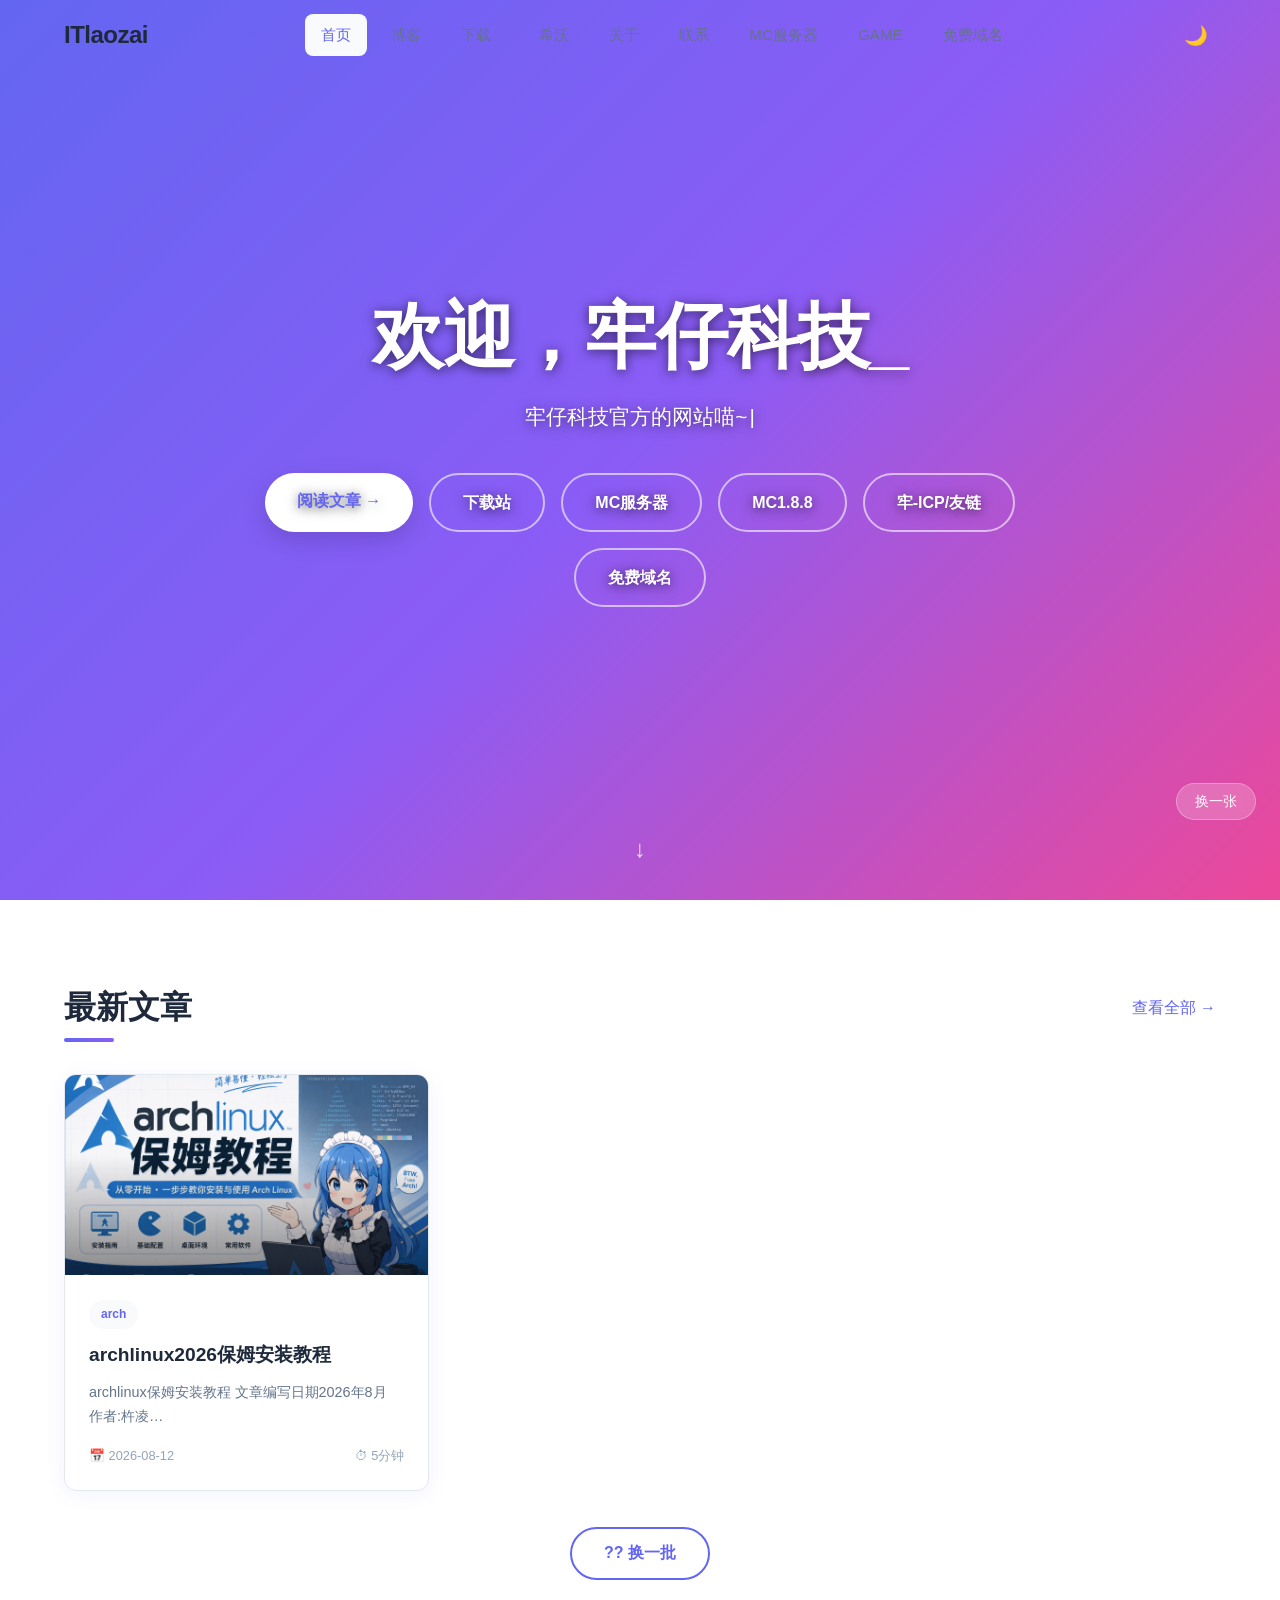
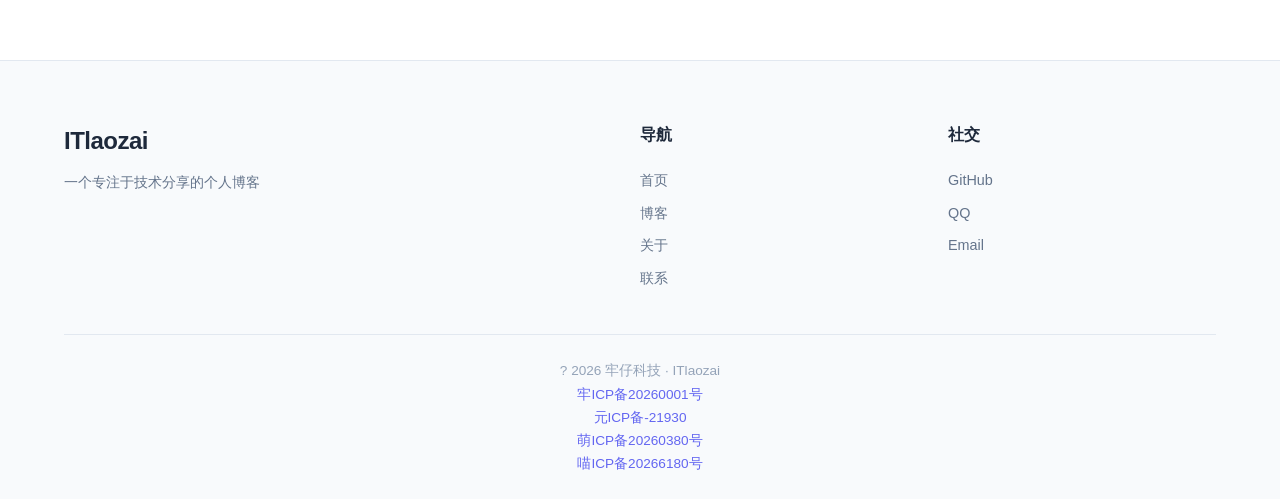
<file: index.html>
<!DOCTYPE html>
<html lang="zh-CN">
<head>
<meta charset="UTF-8">
<meta name="viewport" content="width=device-width, initial-scale=1.0">
<title>牢仔科技 - 牢仔科技的小站~</title>
<meta name="description" content="技术分享与实践 分享网络技术、服务器部署、内网穿透、静态网站搭建、CDN优化、容器化部署等技术教程与实践经验的个人技术博客，专注于云原生、无服务器架构和前后端开发">
<link rel="icon" href="assets/icon/icon.png" type="image/png">
<link rel="stylesheet" href="assets/css/style.css">
<link rel="alternate" type="application/rss+xml" title="ITLaozai RSS" href="#" id="rss-link">
<!-- Clarity tracking code for https://itlaozai.top/ -->
<script>
    (function(c,l,a,r,i,t,y){
        c[a]=c[a]||function(){(c[a].q=c[a].q||[]).push(arguments)};
        t=l.createElement(r);t.async=1;t.src="https://www.clarity.ms/tag/"+i+"?ref=bwt";
        y=l.getElementsByTagName(r)[0];y.parentNode.insertBefore(t,y);
    })(window, document, "clarity", "script", "yz5wf6wat7");
</script>
</head>
    
<body>
<nav class="navbar" id="navbar">
  <div class="nav-container">
    <a href="index.html" class="logo">ITlaozai<span></span></a>
    <ul class="nav-menu" id="navMenu">
      <li><a href="index.html" class="active">首页</a></li>
      <li><a href="blog.html">博客</a></li>
      <li><a href="download.html">下载</a><li>
      <li><a href="seewo.html">希沃</a></li>
      <li><a href="about.html">关于</a></li>
      <li><a href="contact.html">联系</a></li>
      <li><a href="mc.html">MC服务器</a></li>
      <li><a href="game.html">GAME</a></li>
      <li><a href="https://dnslz.itlaozai.top">免费域名</a></li>
    </ul>
    <div class="nav-actions">
      <button id="themeToggle" class="icon-btn" title="切换主题">
        <span class="theme-icon">??</span>
      </button>      
      <button class="hamburger" id="hamburger">?</button>
    </div>
  </div>
</nav>

<section class="hero" id="hero">
  <div class="hero-bg" id="heroBg"></div>
  <button class="bg-switch-btn" id="bgSwitch" title="换一张背景图">换一张</button>
  <div class="hero-content">
    <h1 class="hero-title">欢迎，牢仔科技<span class="cursor">_</span></h1>
    <p class="hero-subtitle" id="heroSubtitle"><span class="typed-text"></span><span class="type-cursor">|</span></p>
    <div class="hero-actions">
      <a href="blog.html" class="btn btn-primary">阅读文章 →</a>
      <a href="download.html" class="btn btn-outline">下载站</a>
      <a href="mc.html" class="btn btn-outline">MC服务器</a>
      <a href="webmc.html" class="btn btn-outline">MC1.8.8</a>
      <a href="https://icp.itlaozai.top" class="btn btn-outline">牢-ICP/友链</a>
      <a href="https://dnslz.itlaozai.top" class="btn btn-outline">免费域名</a>
    </div>
  </div>
  <div class="scroll-hint">↓</div>
</section>

<section class="section">
  <div class="container">
    <div class="section-header">
      <h2>最新文章</h2>
      <a href="blog.html" class="view-all">查看全部 →</a>
    </div>
    <div class="posts-grid" id="latestPosts"></div>
    <div class="load-more-wrap">
      <button class="btn btn-outline" id="shufflePostsBtn">?? 换一批</button>
    </div>
  </div>
</section>
  
<footer class="footer">
  <div class="container">
    <div class="footer-grid">
      <div>
        <h3 class="logo">ITlaozai<span></span></h3>
        <p>一个专注于技术分享的个人博客</p>
      </div>
      <div>
        <h4>导航</h4>
        <a href="index.html">首页</a><a href="blog.html">博客</a>
        <a href="about.html">关于</a><a href="contact.html">联系</a>
      </div>
      <div>
        <h4>社交</h4>
        <a href="https://github.com/jingluohuan" target="_blank" rel="noopener">GitHub</a><a href="contact.html">QQ</a><a href="mailto:web@itlaozai.top">Email</a>
      </div>
    </div>
    <div class="footer-bottom">
      <p>? 2026 牢仔科技 · ITlaozai</p>
      <p><a href="https://icp.itlaozai.top" target="_blank">牢ICP备20260001号</a></p>
      <p><a href="https://icp.6uu.us/query.php?icp_number=%E5%85%83-21930" target="_blank" rel="noopener noreferrer">元ICP备-21930</a></p>
      <p><a href="https://icp.gov.moe/?keyword=20260380" target="_blank">萌ICP备20260380号</a></p>
      <p><a href="https://icp.hentioe.dev/sites/20266180" target="_blank">喵ICP备20266180号</a></p>
    </div>
  </div>
</footer>

<script src="assets/js/main.js"></script>
<script>
  document.addEventListener('DOMContentLoaded', () => { initHome(); });
</script>
</body>
</html>
</file>
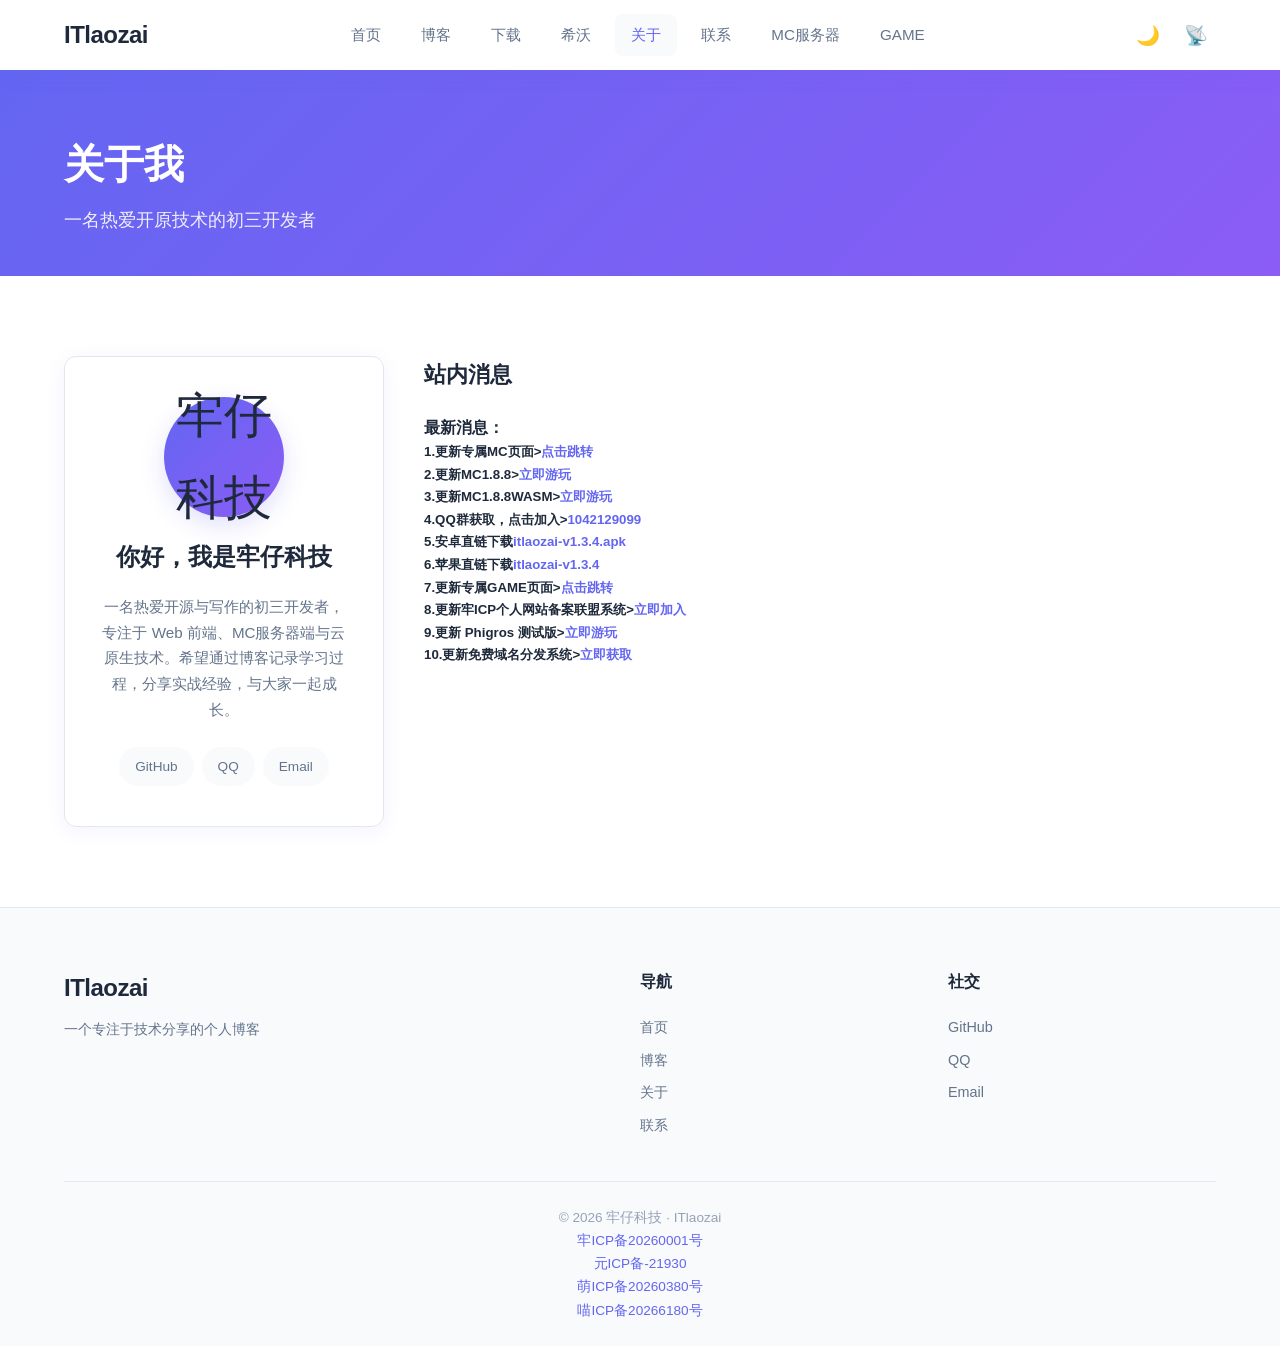
<file: about.html>
<!DOCTYPE html>
<html lang="zh-CN">
<head>
<meta charset="UTF-8">
<meta name="viewport" content="width=device-width, initial-scale=1.0">
<title>关于我 - 牢仔科技</title>
<link rel="icon" href="assets/icon/icon.png" type="image/png">
<link rel="stylesheet" href="assets/css/style.css">
</head>
<body>
<nav class="navbar navbar-solid" id="navbar">
  <div class="nav-container">
    <a href="index.html" class="logo">ITlaozai<span></span></a>
        <ul class="nav-menu" id="navMenu">
      <li><a href="index.html">首页</a></li>
      <li><a href="blog.html">博客</a></li>
      <li><a href="download.html">下载</a></li>
      <li><a href="seewo.html">希沃</a></li>
      <li><a href="about.html" class="active">关于</a></li>
      <li><a href="contact.html">联系</a></li>
      <li><a href="mc.html">MC服务器</a></li>
      <li><a href="game.html">GAME</a></li> 
    </ul>
    <div class="nav-actions">
      <button id="themeToggle" class="icon-btn" title="切换主题"><span class="theme-icon">🌙</span></button>
      <button id="rssBtn" class="icon-btn" title="RSS订阅">📡</button>
      <button class="hamburger" id="hamburger">☰</button>
    </div>
  </div>
</nav>

<section class="page-header">
  <div class="container"><h1>关于我</h1><p>一名热爱开原技术的初三开发者</p></div>
</section>

<section class="section">
  <div class="container">
    <div class="about-layout">
      <div class="about-card">
        <div class="avatar">牢仔</n>科技</div>
        <h2>你好，我是牢仔科技</h2>
        <p class="bio">一名热爱开源与写作的初三开发者，专注于 Web 前端、MC服务器端与云原生技术。希望通过博客记录学习过程，分享实战经验，与大家一起成长。</p>
        <div class="social-links">
          <a href="https://github.com/jingluohuan" target="_blank" rel="noopener" class="social-btn">GitHub</a>
          <a href="contact.html" class="social-btn">QQ</a>
          <a href="mailto:web@itlaozai.top" class="social-btn">Email</a>
        </div>
      </div>
      <div class="about-content">
        <h3>站内消息</h3>
        <h4>最新消息：</h4>
        <h5>1.更新专属MC页面><a href="webmc.html" target="_blank">点击跳转</a></h5>
        <h5>2.更新MC1.8.8><a href="mc1.8.8" target="_blank">立即游玩</a></h5>
        <h5>3.更新MC1.8.8WASM><a href="mc1.8.8wasm" target="_blank">立即游玩</a></h5>
        <h5>4.QQ群获取，点击加入><a href="https://qun.qq.com/universal-share/share?ac=1&authKey=riCEqMq%2FjMBCPzJtizQxcGaiFmLLM4dDOeEz9OWn3uaIJVFs%2BfyIoAlt3caUbN8w&busi_data=eyJncm91cENvZGUiOiIxMDQyMTI5MDk5IiwidG9rZW4iOiJrVVoyQi9IbjZkL0pKOTJhdEJjM0FXVGNrWHllQ25WSVVZZkpWQUdqL09pUUhvem14ZWc4ME12WUxNazNFd09tIiwidWluIjoiMzg5MDEzOTcxMCJ9&data=XCoxn3C1Mo7H8LKz3e8i-Tdjff4mMdys8DE3aGaCMpSpJH6KcHzC0mCkKoNYFIoX3fl22dpy6mhrRk2rfLMlQA&svctype=4&tempid=h5_group_info" target="_blank">1042129099</a></h5>
        <h5>5.安卓直链下载<a href="https://itlaozai.top/itlaozai-v1.3.4-1.apk" target="_blank">itlaozai-v1.3.4.apk</a></h5>
        <h5>6.苹果直链下载<a href="https://itlaozai.top/牢仔科技.mobileconfig" target="_blank">itlaozai-v1.3.4</a></h5>
        <h5>7.更新专属GAME页面><a href="game.html" target="_blank">点击跳转</a></h5>
        <h5>8.更新牢ICP个人网站备案联盟系统><a href="https://icp.itlaozai.top" target="_blank">立即加入</a></h5>
        <h5>9.更新 Phigros 测试版><a href="https://mihoyo.wiki/Phigros/tapToStart/index.html" target="_blank">立即游玩</a></h5>
        <h5>10.更新免费域名分发系统><a href="dnslz.itlaozai.top" target="_blank">立即获取</a></h5>
        </div>
      </div>
    </div>
  </div>
</section>

<footer class="footer">
  <div class="container">
    <div class="footer-grid">
      <div><h3 class="logo">ITlaozai<span></span></h3><p>一个专注于技术分享的个人博客</p></div>
      <div><h4>导航</h4><a href="index.html">首页</a><a href="blog.html">博客</a><a href="about.html">关于</a><a href="contact.html">联系</a></div>
      <div><h4>社交</h4><a href="https://github.com/jingluohuan" target="_blank" rel="noopener">GitHub</a><a href="contact.html">QQ</a><a href="mailto:web@itlaozai.top">Email</a></div>
    </div>
    <div class="footer-bottom">
      <p>© 2026 牢仔科技 · ITlaozai</p>
      <p><a href="https://laozai-icp.de5.net" target="_blank">牢ICP备20260001号</a></p>
      <p><a href="https://icp.6uu.us/query.php?icp_number=%E5%85%83-21930" target="_blank" rel="noopener noreferrer">元ICP备-21930</a></p>
      <p><a href="https://icp.gov.moe/?keyword=20260380" target="_blank">萌ICP备20260380号</a></p>
      <p><a href="https://icp.hentioe.dev/sites/20266180" target="_blank">喵ICP备20266180号</a></p>
    </div>
  </div>
</footer>

<script src="assets/js/main.js"></script>
</body>
</html>
</file>
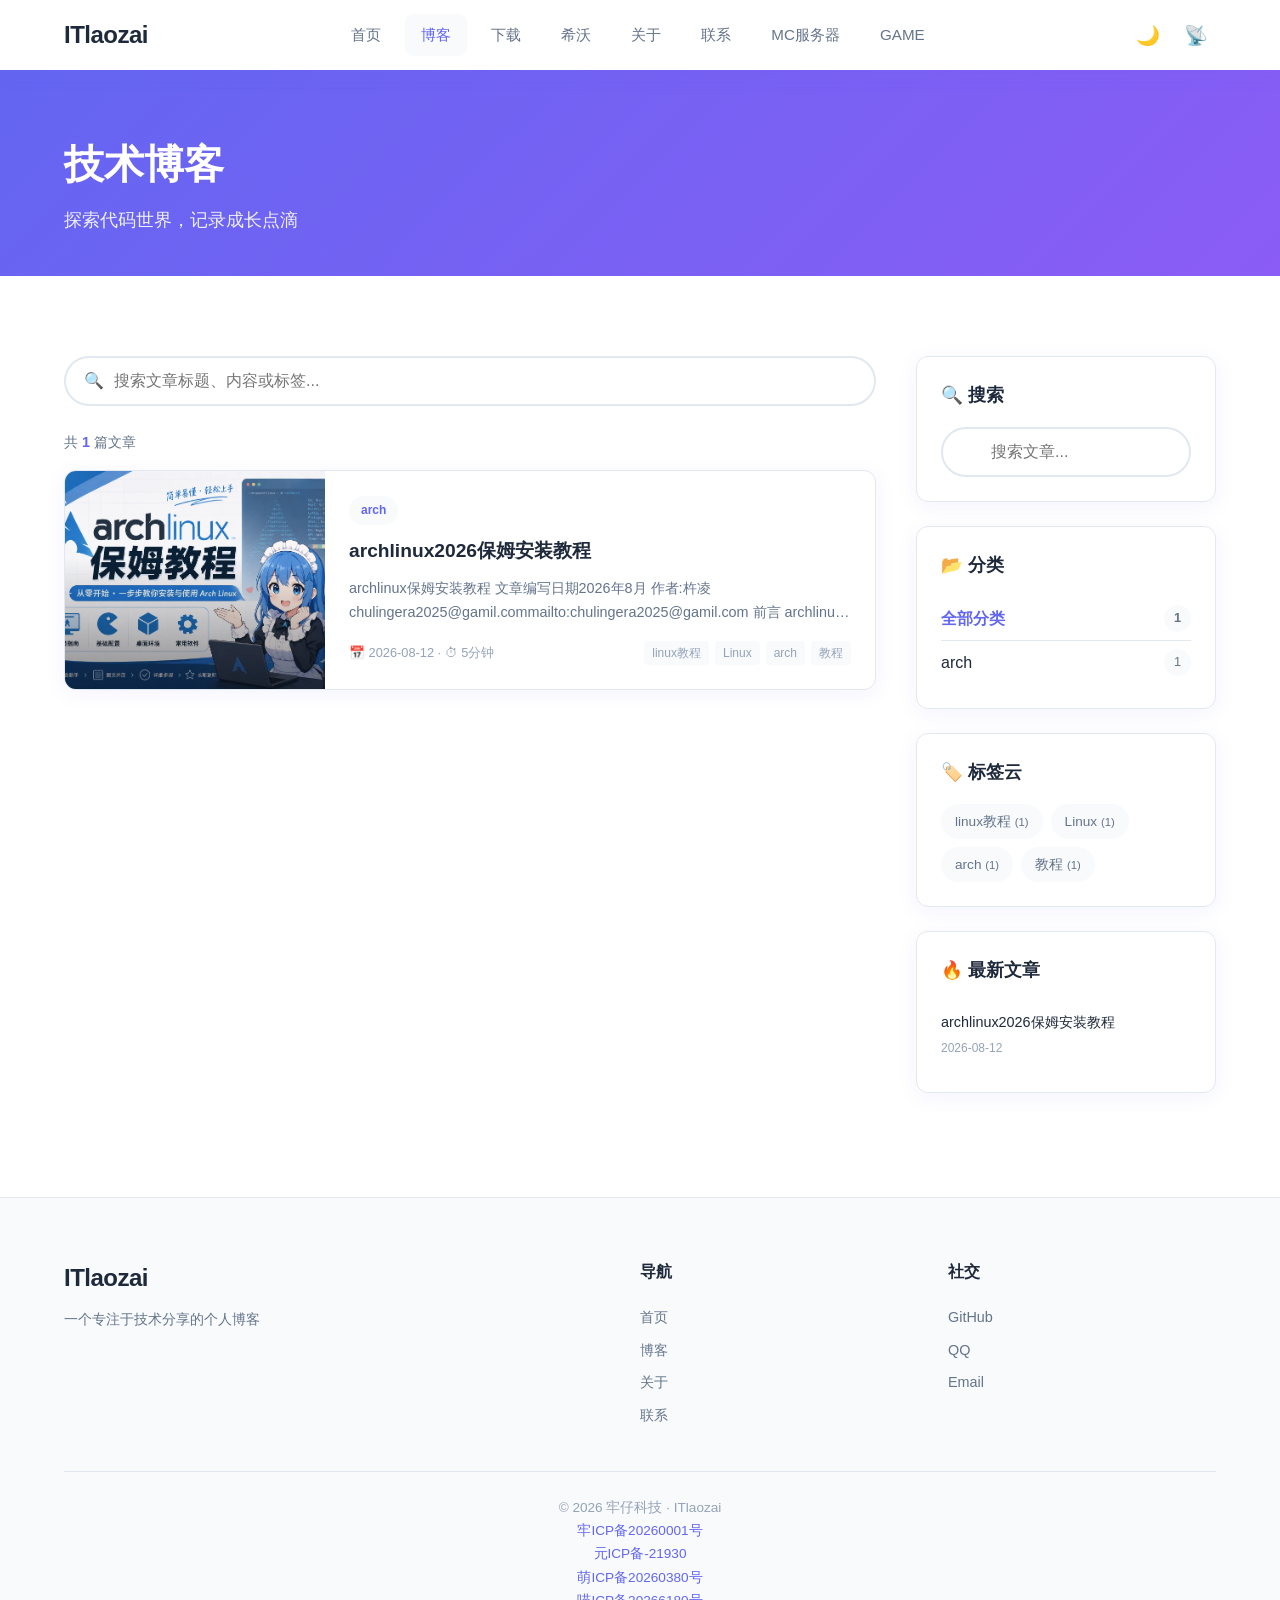
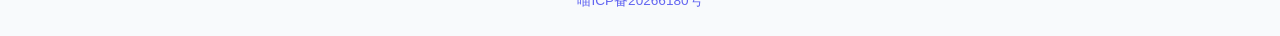
<file: blog.html>
<!DOCTYPE html>
<html lang="zh-CN">
<head>
<meta charset="UTF-8">
<meta name="viewport" content="width=device-width, initial-scale=1.0">
<title>博客 - 牢仔科技</title>
<link rel="icon" href="assets/icon/icon.png" type="image/png">
<link rel="stylesheet" href="assets/css/style.css">
</head>
<body>
<nav class="navbar navbar-solid" id="navbar">
  <div class="nav-container">
    <a href="index.html" class="logo">ITlaozai<span></span></a>
    <ul class="nav-menu" id="navMenu">
      <li><a href="index.html">首页</a></li>
      <li><a href="blog.html" class="active">博客</a></li>
      <li><a href="download.html">下载</a></li>
      <li><a href="seewo.html">希沃</a></li>
      <li><a href="about.html">关于</a></li>
      <li><a href="contact.html">联系</a></li>
      <li><a href="mc.html">MC服务器</a></li>
      <li><a href="game.html">GAME</a></li>
    </ul>
    <div class="nav-actions">
      <button id="themeToggle" class="icon-btn" title="切换主题"><span class="theme-icon">🌙</span></button>
      <button id="rssBtn" class="icon-btn" title="RSS订阅">📡</button>
      <button class="hamburger" id="hamburger">☰</button>
    </div>
  </div>
</nav>

<section class="page-header">
  <div class="container">
    <h1>技术博客</h1>
    <p>探索代码世界，记录成长点滴</p>
  </div>
</section>

<section class="section">
  <div class="container">
    <div class="blog-layout">
      <main class="blog-main">
        <div class="search-box">
          <input type="text" id="searchInput" placeholder="搜索文章标题、内容或标签..." class="search-input">
          <span class="search-icon">🔍</span>
        </div>
        <div class="active-filter" id="activeFilter" style="display:none"></div>
        <div class="search-results-info" id="searchInfo"></div>
        <div class="posts-list" id="postsList"></div>
        <div class="no-results" id="noResults" style="display:none">
          <div style="font-size:60px">🔍</div>
          <h3>没有找到相关文章</h3>
          <p>换个关键词试试吧</p>
        </div>
      </main>
      <aside class="blog-sidebar">
        <div class="widget">
          <h3>🔍 搜索</h3>
          <input type="text" id="sidebarSearch" placeholder="搜索文章..." class="search-input">
        </div>
        <div class="widget">
          <h3>📂 分类</h3>
          <ul class="cat-list" id="catList"></ul>
        </div>
        <div class="widget">
          <h3>🏷️ 标签云</h3>
          <div class="tag-cloud" id="tagCloud"></div>
        </div>
        <div class="widget">
          <h3>🔥 最新文章</h3>
          <ul class="recent-list" id="recentList"></ul>
        </div>
      </aside>
    </div>
  </div>
</section>

<footer class="footer">
  <div class="container">
    <div class="footer-grid">
      <div><h3 class="logo">ITlaozai<span></span></h3><p>一个专注于技术分享的个人博客</p></div>
      <div><h4>导航</h4><a href="index.html">首页</a><a href="blog.html">博客</a><a href="about.html">关于</a><a href="contact.html">联系</a></div>
      <div><h4>社交</h4><a href="https://github.com/jingluohuan" target="_blank" rel="noopener">GitHub</a><a href="contact.html">QQ</a><a href="mailto:q18869858990@qq.com">Email</a></div>
    </div>
    <div class="footer-bottom"><p><p>© 2026 牢仔科技 · ITlaozai</p>
       <p><a href="https://laozai-icp.de5.net" target="_blank">牢ICP备20260001号</a></p>
       <p><a href="https://icp.6uu.us/query.php?icp_number=%E5%85%83-21930" target="_blank" rel="noopener noreferrer">元ICP备-21930</a></p>
       <p><a href="https://icp.gov.moe/?keyword=20260380" target="_blank">萌ICP备20260380号</a></p>
       <p><a href="https://icp.hentioe.dev/sites/20266180" target="_blank">喵ICP备20266180号</a></p>
    </div>
  </div>
</footer>

<script src="assets/js/main.js"></script>
<script>document.addEventListener('DOMContentLoaded', () => { initBlog(); });</script>
</body>
</html>
</file>
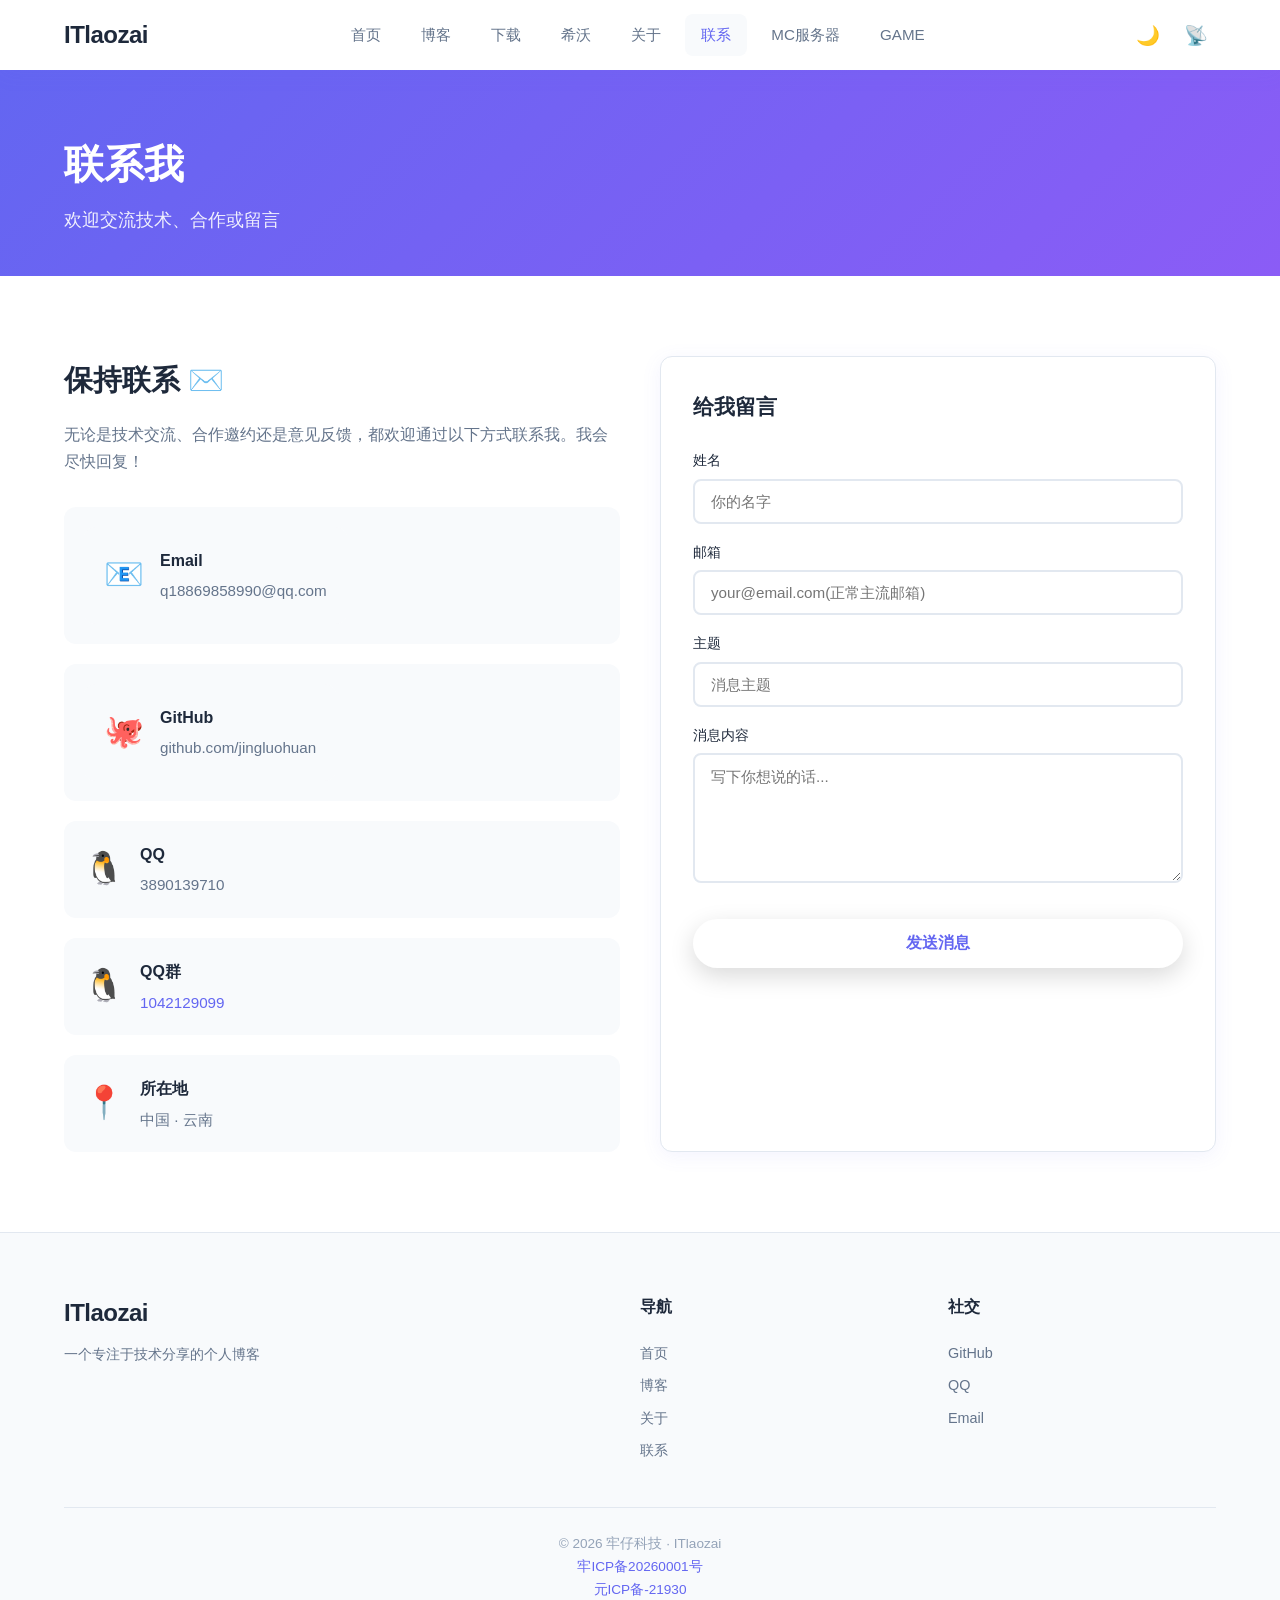
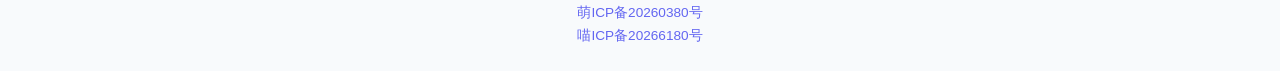
<file: contact.html>
<!DOCTYPE html>
<html lang="zh-CN">
<head>
<meta charset="UTF-8">
<meta name="viewport" content="width=device-width, initial-scale=1.0">
<title>联系我 - 牢仔科技</title>
<link rel="icon" href="assets/icon/icon.png" type="image/png">
<link rel="stylesheet" href="assets/css/style.css">
</head>
<body>
<nav class="navbar navbar-solid" id="navbar">
  <div class="nav-container">
    <a href="index.html" class="logo">ITlaozai<span></span></a>
    <ul class="nav-menu" id="navMenu">
      <li><a href="index.html">首页</a></li>
      <li><a href="blog.html">博客</a></li>
      <li><a href="download.html">下载</a></li>
      <li><a href="seewo.html">希沃</a></li>
      <li><a href="about.html">关于</a></li>
      <li><a href="contact.html" class="active">联系</a></li>
      <li><a href="mc.html">MC服务器</a></li>
      <li><a href="game.html">GAME</a></li>
    </ul>
    <div class="nav-actions">
      <button id="themeToggle" class="icon-btn" title="切换主题"><span class="theme-icon">🌙</span></button>
      <button id="rssBtn" class="icon-btn" title="RSS订阅">📡</button>
      <button class="hamburger" id="hamburger">☰</button>
    </div>
  </div>
</nav>

<section class="page-header">
  <div class="container"><h1>联系我</h1><p>欢迎交流技术、合作或留言</p></div>
</section>

<section class="section">
  <div class="container">
    <div class="contact-layout">
      <div class="contact-info">
        <h2>保持联系 ✉️</h2>
        <p>无论是技术交流、合作邀约还是意见反馈，都欢迎通过以下方式联系我。我会尽快回复！</p>
        <div class="contact-items">
          <div class="contact-item"><a href="mailto:q18869858990@qq.com" class="contact-item" style="text-decoration:none;color:inherit"><div class="ci-icon">📧</div><div><h4>Email</h4><p>q18869858990@qq.com</p></div></a></div>
          <div class="contact-item"><a href="https://github.com/jingluohuan" target="_blank" rel="noopener" class="contact-item" style="text-decoration:none;color:inherit"><div class="ci-icon">🐙</div><div><h4>GitHub</h4><p>github.com/jingluohuan</p></div></a></div>
          <div class="contact-item"><div class="ci-icon">🐧</div><div><h4>QQ</h4><p>3890139710</p></div></div>
          <div class="contact-item"><div class="ci-icon">🐧</div><div><h4>QQ群</h4><p><a href="https://qun.qq.com/universal-share/share?ac=1&authKey=riCEqMq%2FjMBCPzJtizQxcGaiFmLLM4dDOeEz9OWn3uaIJVFs%2BfyIoAlt3caUbN8w&busi_data=eyJncm91cENvZGUiOiIxMDQyMTI5MDk5IiwidG9rZW4iOiJrVVoyQi9IbjZkL0pKOTJhdEJjM0FXVGNrWHllQ25WSVVZZkpWQUdqL09pUUhvem14ZWc4ME12WUxNazNFd09tIiwidWluIjoiMzg5MDEzOTcxMCJ9&data=XCoxn3C1Mo7H8LKz3e8i-Tdjff4mMdys8DE3aGaCMpSpJH6KcHzC0mCkKoNYFIoX3fl22dpy6mhrRk2rfLMlQA&svctype=4&tempid=h5_group_info" target="_blank">1042129099</a></p></div></div>
          <div class="contact-item"><div class="ci-icon">📍</div><div><h4>所在地</h4><p>中国 · 云南</p></div></div>
        </div>
      </div>
      <form class="contact-form" id="contactForm">
        <h3>给我留言</h3>
        <div class="form-group"><label>姓名</label><input type="text" class="form-input" required placeholder="你的名字"></div>
        <div class="form-group"><label>邮箱</label><input type="email" class="form-input" required placeholder="your@email.com(正常主流邮箱)"></div>
        <div class="form-group"><label>主题</label><input type="text" class="form-input" placeholder="消息主题"></div>
        <div class="form-group"><label>消息内容</label><textarea rows="6" class="form-input" required placeholder="写下你想说的话..."></textarea></div>
        <button type="submit" class="btn btn-primary btn-full">发送消息</button>
        <div class="form-success" id="formSuccess" style="display:none">✅ 消息已发送，感谢你的留言！</div>
      </form>
    </div>
  </div>
</section>

<footer class="footer">
  <div class="container">
    <div class="footer-grid">
      <div><h3 class="logo">ITlaozai<span></span></h3><p>一个专注于技术分享的个人博客</p></div>
      <div><h4>导航</h4><a href="index.html">首页</a><a href="blog.html">博客</a><a href="about.html">关于</a><a href="contact.html">联系</a></div>
      <div><h4>社交</h4><a href="https://github.com/jingluohuan" target="_blank" rel="noopener">GitHub</a><a href="contact.html">QQ</a><a href="mailto:q18869858990@qq.com">Email</a></div>
    </div>
    <div class="footer-bottom"><p>© 2026 牢仔科技 · ITlaozai</p>
      <p><a href="https://laozai-icp.de5.net" target="_blank">牢ICP备20260001号</a></p>
      <p><a href="https://icp.6uu.us/query.php?icp_number=%E5%85%83-21930" target="_blank" rel="noopener noreferrer">元ICP备-21930</a></p>
      <p><a href="https://icp.gov.moe/?keyword=20260380" target="_blank">萌ICP备20260380号</a></p>
      <p><a href="https://icp.hentioe.dev/sites/20266180" target="_blank">喵ICP备20266180号</a></p>
    </div>
  </div>
</footer>

<script src="assets/js/main.js"></script>
<script>
  document.getElementById('contactForm').addEventListener('submit', e => {
    e.preventDefault();
    document.getElementById('formSuccess').style.display = 'block';
    e.target.reset();
    setTimeout(() => document.getElementById('formSuccess').style.display = 'none', 4000);
  });
</script>
</body>
</html>
</file>
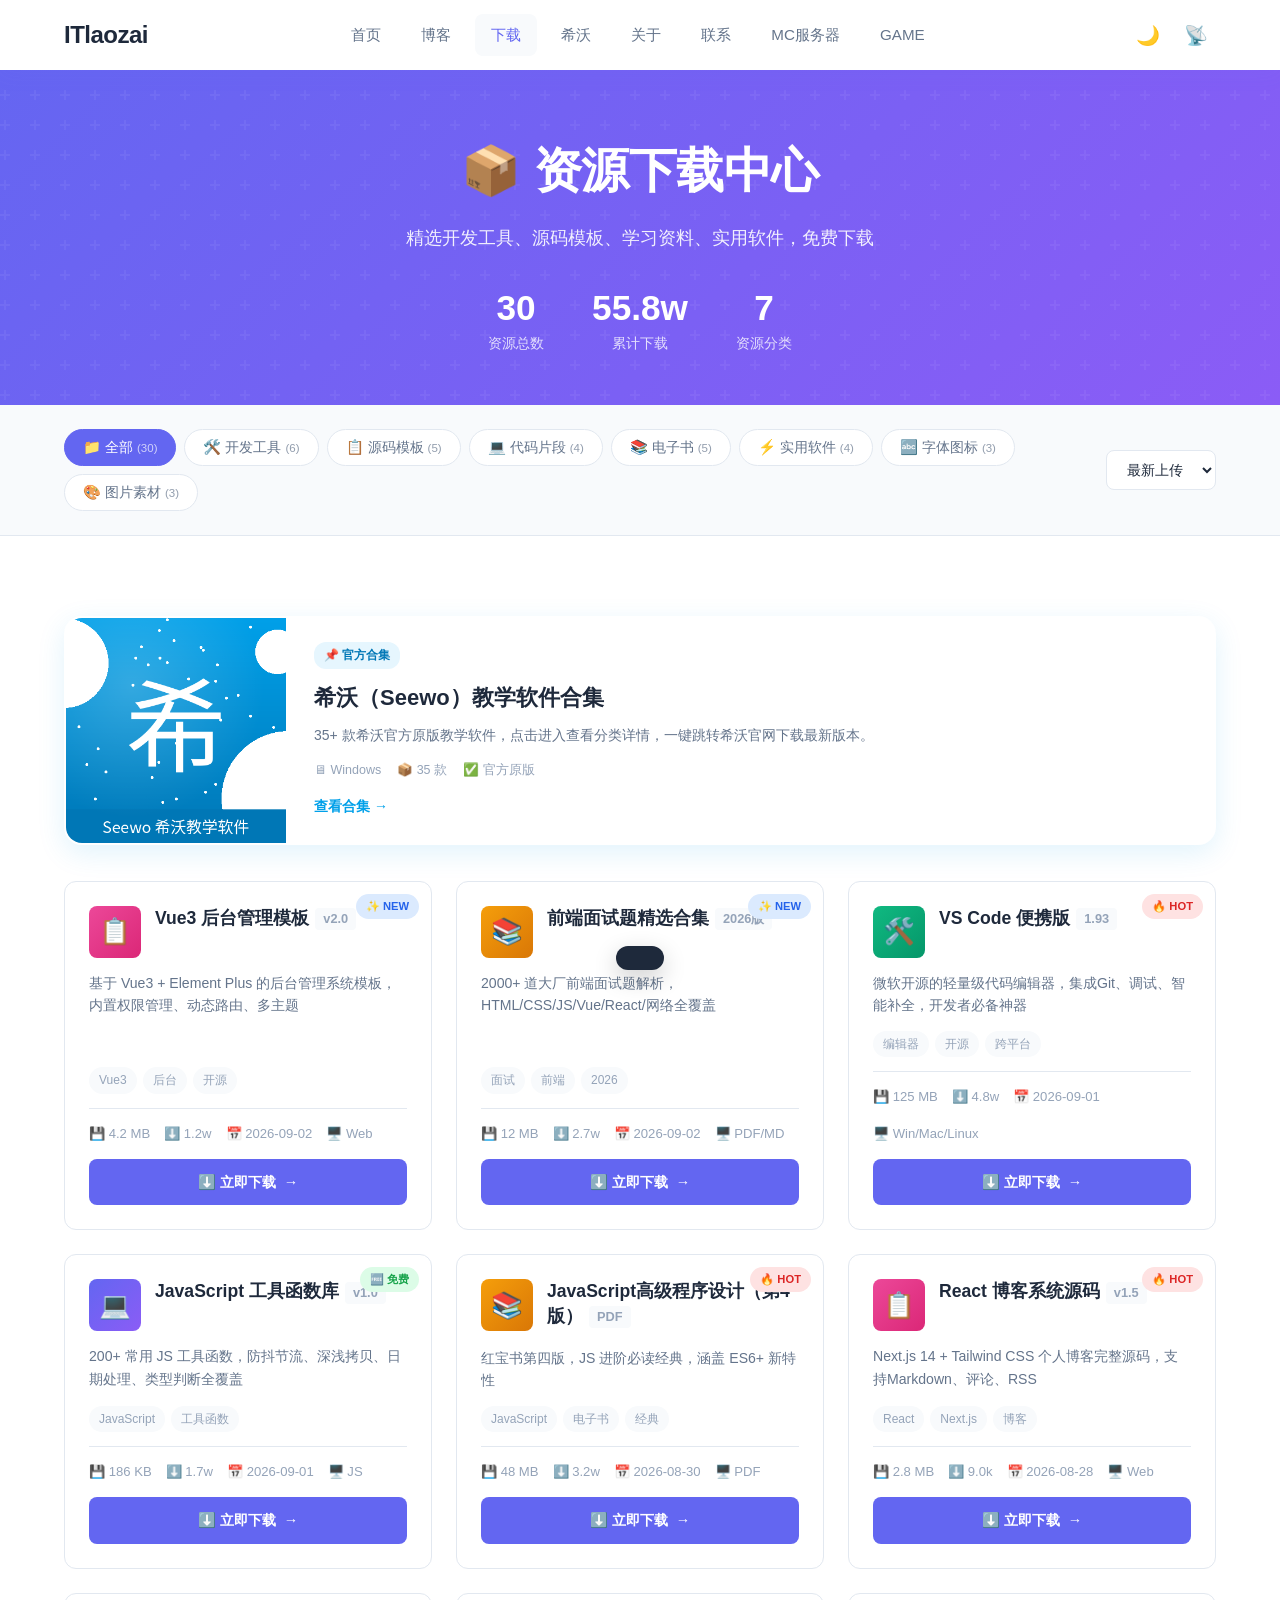
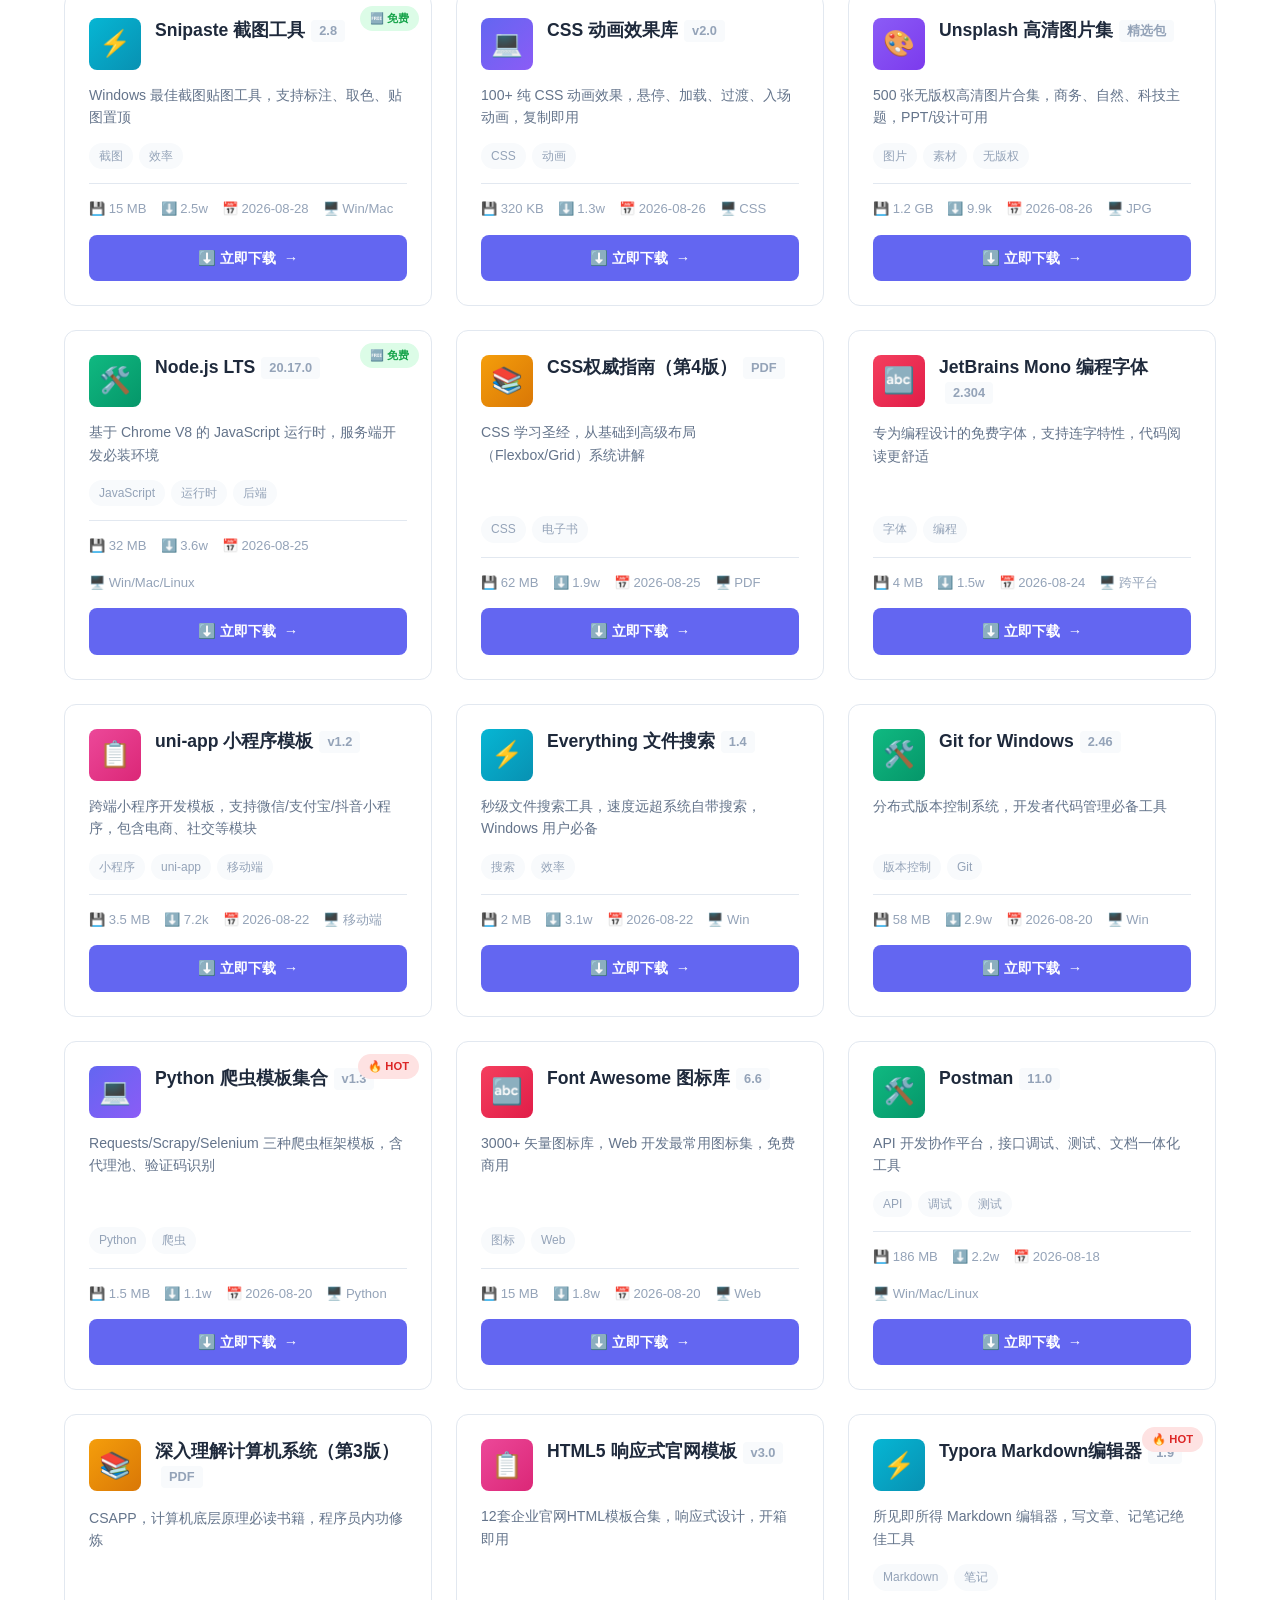
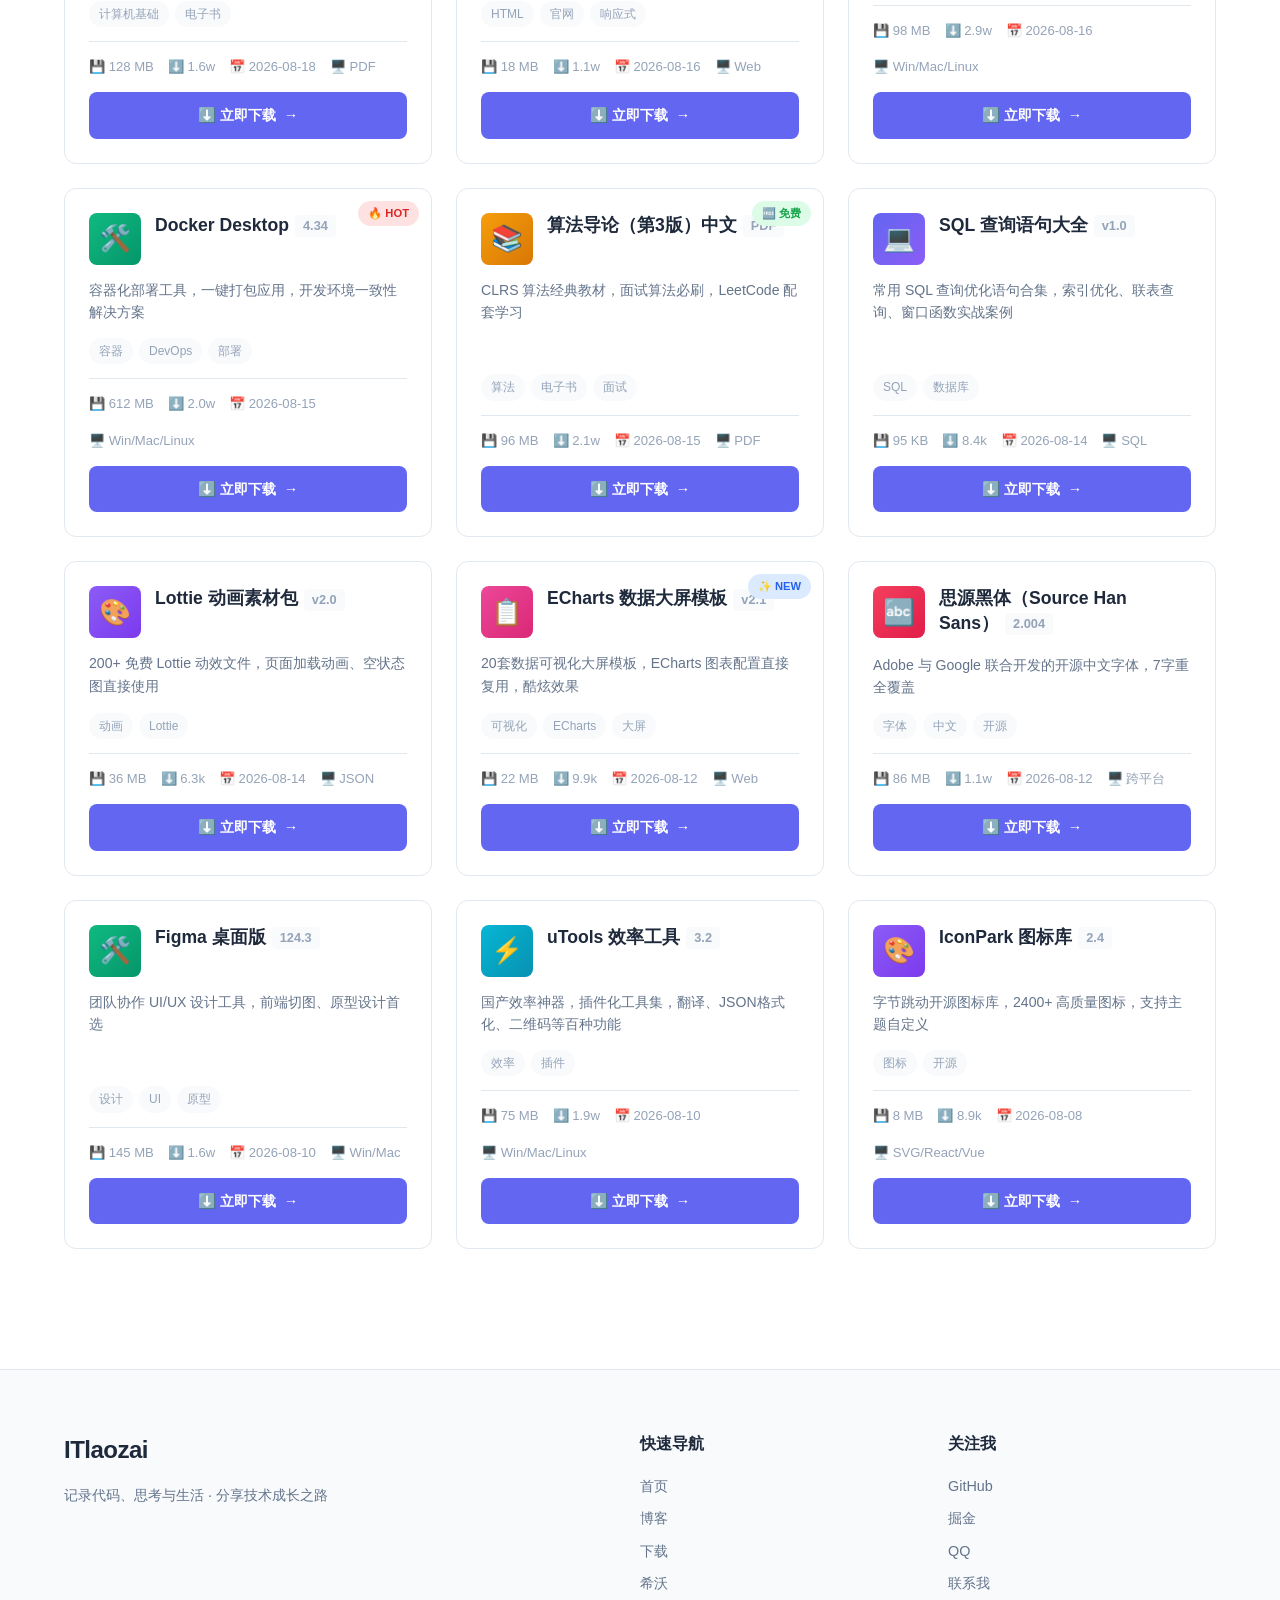
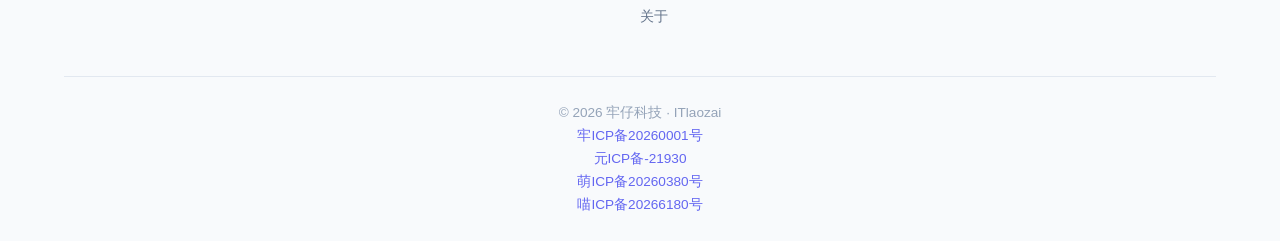
<file: download.html>
<!DOCTYPE html>
<html lang="zh-CN">
<head>
<meta charset="UTF-8">
<meta name="viewport" content="width=device-width, initial-scale=1.0">
<title>资源下载 - 牢仔科技</title>
<meta name="description" content="免费分享开发工具、教学软件、源码、模板、等优质技术资源">
<link rel="icon" href="assets/icon/icon.png" type="image/png">
<link rel="stylesheet" href="assets/css/style.css">
<link rel="stylesheet" href="assets/css/download.css">
<link rel="alternate" type="application/rss+xml" title="TechBlog RSS" href="#" id="rss-link">
</head>
<body>
<!-- Navbar -->
<nav class="navbar navbar-solid" id="navbar">
  <div class="nav-container">
    <a href="index.html" class="logo">ITlaozai<span></span></a>
    <ul class="nav-menu" id="navMenu">
      <li><a href="index.html">首页</a></li>
      <li><a href="blog.html">博客</a></li>
      <li><a href="download.html" class="active">下载</a></li>
      <li><a href="seewo.html">希沃</a></li>
      <li><a href="about.html">关于</a></li>
      <li><a href="contact.html">联系</a></li>
      <li><a href="mc.html">MC服务器</a></li>
      <li><a href="game.html">GAME</a></li>
    </ul>
    <div class="nav-actions">
      <button id="themeToggle" class="icon-btn" title="切换主题"><span class="theme-icon">🌙</span></button>
      <button id="rssBtn" class="icon-btn" title="RSS订阅">📡</button>
      <button class="hamburger" id="hamburger">☰</button>
    </div>
  </div>
</nav>

<!-- Hero Banner -->
<section class="download-hero">
  <div class="container">
    <div class="download-hero-content">
      <h1>📦 资源下载中心</h1>
      <p>精选开发工具、源码模板、学习资料、实用软件，免费下载</p>
      <div class="download-stats">
        <div class="stat-item">
          <div class="stat-num" id="totalCount">0</div>
          <div class="stat-label">资源总数</div>
        </div>
        <div class="stat-item">
          <div class="stat-num" id="totalDownloads">0</div>
          <div class="stat-label">累计下载</div>
        </div>
        <div class="stat-item">
          <div class="stat-num" id="totalCategories">0</div>
          <div class="stat-label">资源分类</div>
        </div>
      </div>
    </div>
  </div>
</section>

<!-- Filter Bar -->
<section class="filter-section">
  <div class="container">
    <div class="filter-bar">
      <div class="category-tabs" id="categoryTabs"></div>
      <div class="sort-box">
        <select id="sortSelect">
          <option value="newest">最新上传</option>
          <option value="hot">最多下载</option>
          <option value="name">按名称</option>
          <option value="size">按大小</option>
        </select>
      </div>
    </div>
  </div>
</section>

<!-- Download Grid -->
<section class="section">
  <div class="container">
    <!-- 特色合集 -->
    <div class="featured-collections">
      <a href="seewo.html" class="featured-card featured-seewo">
        <div class="featured-cover" style="background-image:url('assets/png/seewo-cover.png');background-size:cover;background-position:center">
          <div class="featured-cover-bg"></div>
        </div>
        <div class="featured-body">
          <div class="featured-tag">📌 官方合集</div>
          <h3>希沃（Seewo）教学软件合集</h3>
          <p>35+ 款希沃官方原版教学软件，点击进入查看分类详情，一键跳转希沃官网下载最新版本。</p>
          <div class="featured-meta">
            <span>🖥 Windows</span><span>📦 35 款</span><span>✅ 官方原版</span>
          </div>
          <div class="featured-btn">查看合集 →</div>
        </div>
      </a>
    </div>

    <div class="download-grid" id="downloadGrid"></div>
    <div class="empty-state" id="emptyState" style="display:none">
      <div class="empty-icon">📭</div>
      <h3>该分类下暂无资源</h3>
      <p>切换其他分类看看吧～</p>
    </div>
  </div>
</section>

<!-- Footer -->
<footer class="footer">
  <div class="container">
    <div class="footer-content">
      <div class="footer-brand">
        <div class="logo">ITlaozai<span></span></div>
        <p>记录代码、思考与生活 · 分享技术成长之路</p>
      </div>
      <div class="footer-links">
        <h4>快速导航</h4>
        <a href="index.html">首页</a>
        <a href="blog.html">博客</a>
        <a href="download.html">下载</a><a href="seewo.html">希沃</a>
        <a href="about.html">关于</a>
      </div>
      <div class="footer-links">
        <h4>关注我</h4>
        <a href="https://github.com/jingluohuan" target="_blank" rel="noopener">GitHub</a>
        <a href="#">掘金</a>
        <a href="contact.html">QQ</a>
        <a href="contact.html">联系我</a>
      </div>
    </div>
    <div class="footer-bottom">
      <p>© 2026 牢仔科技 · ITlaozai</p>
      <p><a href="https://laozai-icp.de5.net" target="_blank">牢ICP备20260001号</a></p>
      <p><a href="https://icp.6uu.us/query.php?icp_number=%E5%85%83-21930" target="_blank" rel="noopener noreferrer">元ICP备-21930</a></p>
      <p><a href="https://icp.gov.moe/?keyword=20260380" target="_blank">萌ICP备20260380号</a></p>
      <p><a href="https://icp.hentioe.dev/sites/20266180" target="_blank">喵ICP备20266180号</a></p>
    </div>
  </div>
</footer>

<!-- Toast -->
<div class="toast" id="toast"></div>

<script src="assets/js/main.js"></script>
<script src="assets/js/download.js"></script>
</body>
</html>
<!--08167994962573747210090512--><!--18395912992395614730090514--><!--18978038072573747210090514-->
</file>
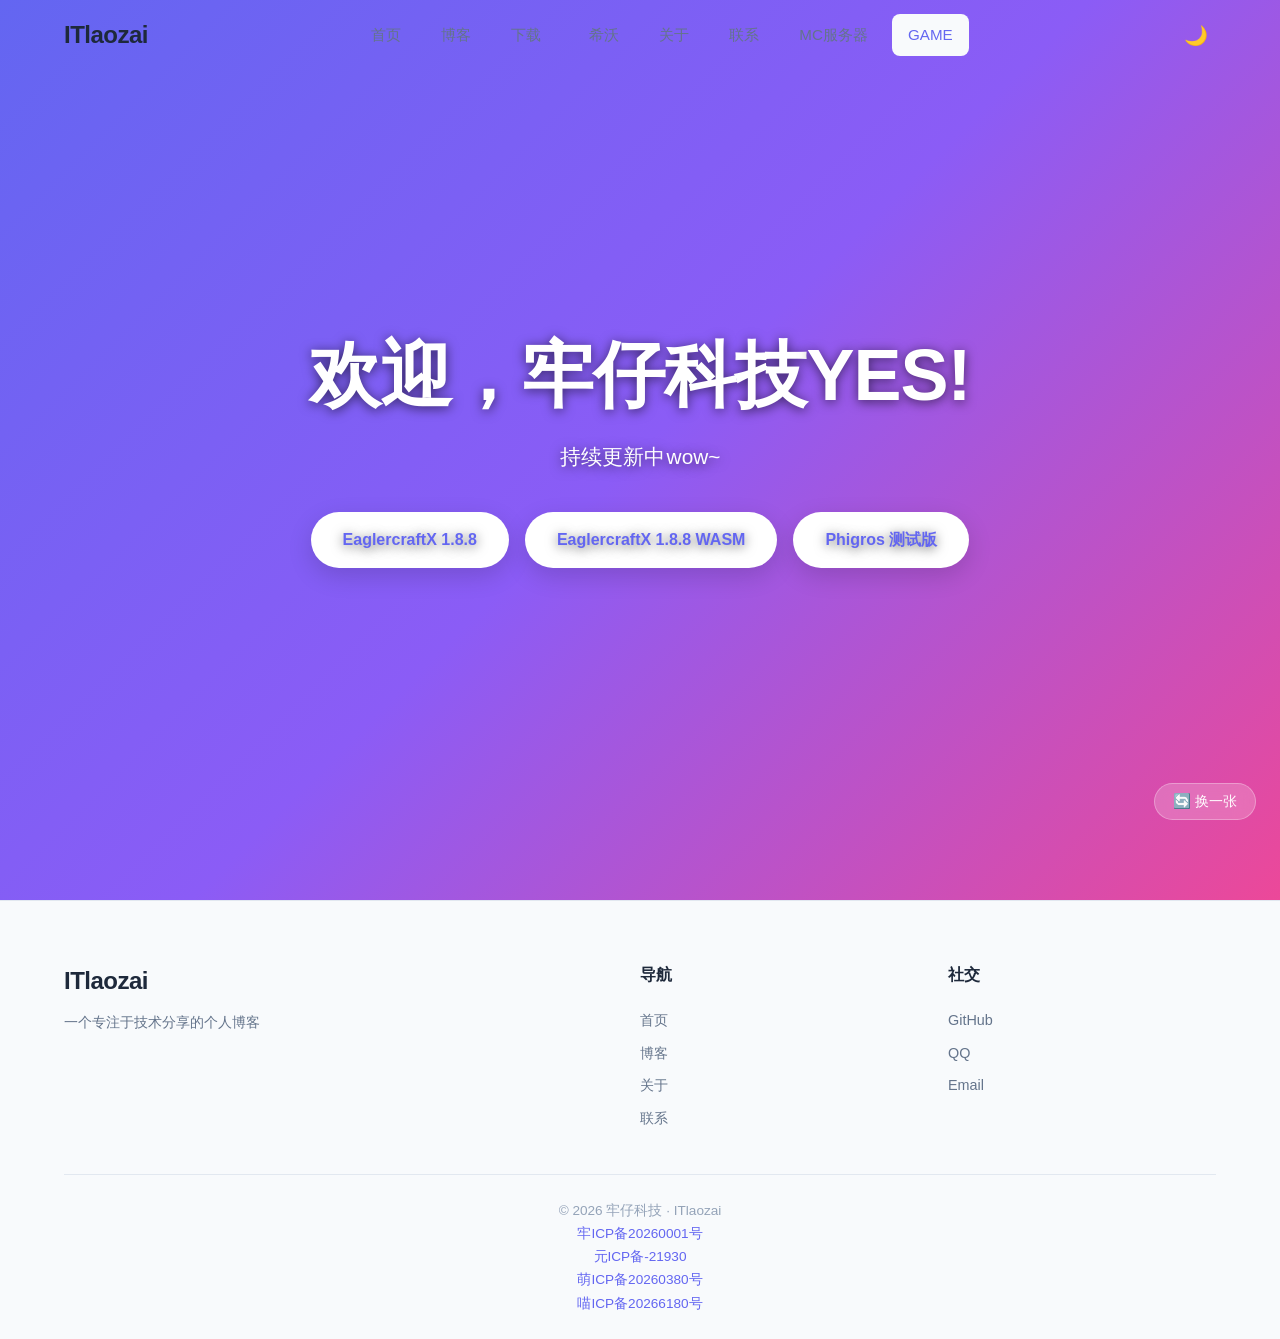
<file: game.html>
<!DOCTYPE html>
<html lang="zh-CN">
<head>
<meta charset="UTF-8">
<meta name="viewport" content="width=device-width, initial-scale=1.0">
<title>GAME - 牢仔科技</title>
<link rel="icon" href="assets/icon/icon.png" type="image/png">
<link rel="stylesheet" href="assets/css/style.css">
</head>
<body>

  </head>
<body>
<nav class="navbar" id="navbar">
  <div class="nav-container">
    <a href="index.html" class="logo">ITlaozai<span></span></a>
    <ul class="nav-menu" id="navMenu">
      <li><a href="index.html">首页</a></li>
      <li><a href="blog.html">博客</a></li>
      <li><a href="download.html">下载</a><li>
      <li><a href="seewo.html">希沃</a></li>
      <li><a href="about.html">关于</a></li>
      <li><a href="contact.html">联系</a></li>
      <li><a href="mc.html">MC服务器</a></li>
      <li><a href="game.html" class="active">GAME</a></li>
    </ul>
    <div class="nav-actions">
      <button id="themeToggle" class="icon-btn" title="切换主题">
        <span class="theme-icon">🌙</span>
      </button>      
      <button class="hamburger" id="hamburger">☰</button>
    </div>
  </div>
</nav>

<section class="hero" id="hero">
  <div class="hero-bg" id="heroBg"></div>
  <button class="bg-switch-btn" id="bgSwitch" title="换一张背景图">🔄 换一张</button>
  <div class="hero-content">
    <h1 class="hero-title">欢迎，牢仔科技<span class="cursor">YES!</span></h1>
    <p class="hero-subtitle">持续更新中<span class="typed-text"><span class="type-cursor">wow~</span></p>
    <div class="hero-actions">
      <a href="mc1.8.8.html" class="btn btn-primary">EaglercraftX 1.8.8</a>
      <a href="mc1.8.8wasm.html" class="btn btn-primary">EaglercraftX 1.8.8</n> WASM</a>
      <a href="https://mihoyo.wiki/Phigros/tapToStart/index.html" class="btn btn-primary">Phigros</n> 测试版</a>
    </div>
  </div> 
</section>
  
<footer class="footer">
  <div class="container">
    <div class="footer-grid">
      <div>
        <h3 class="logo">ITlaozai<span></span></h3>
        <p>一个专注于技术分享的个人博客</p>
      </div>
      <div>
        <h4>导航</h4>
        <a href="index.html">首页</a><a href="blog.html">博客</a>
        <a href="about.html">关于</a><a href="contact.html">联系</a>
      </div>
      <div>
        <h4>社交</h4>
        <a href="https://github.com/jingluohuan" target="_blank" rel="noopener">GitHub</a><a href="contact.html">QQ</a><a href="mailto:q18869858990@qq.com">Email</a>
      </div>
    </div>
    <div class="footer-bottom">
      <p>© 2026 牢仔科技 · ITlaozai</p>
      <p><a href="https://laozai-icp.de5.net" target="_blank">牢ICP备20260001号</a></p>
      <p><a href="https://icp.6uu.us/query.php?icp_number=%E5%85%83-21930" target="_blank" rel="noopener noreferrer">元ICP备-21930</a></p>
      <p><a href="https://icp.gov.moe/?keyword=20260380" target="_blank">萌ICP备20260380号</a></p>
      <p><a href="https://icp.hentioe.dev/sites/20266180" target="_blank">喵ICP备20266180号</a></p>
    </div>
  </div>
</footer>

<script src="assets/js/main.js"></script>
<script>
  document.addEventListener('DOMContentLoaded', () => { initHome(); });
</script>
</body>
</html>
</file>
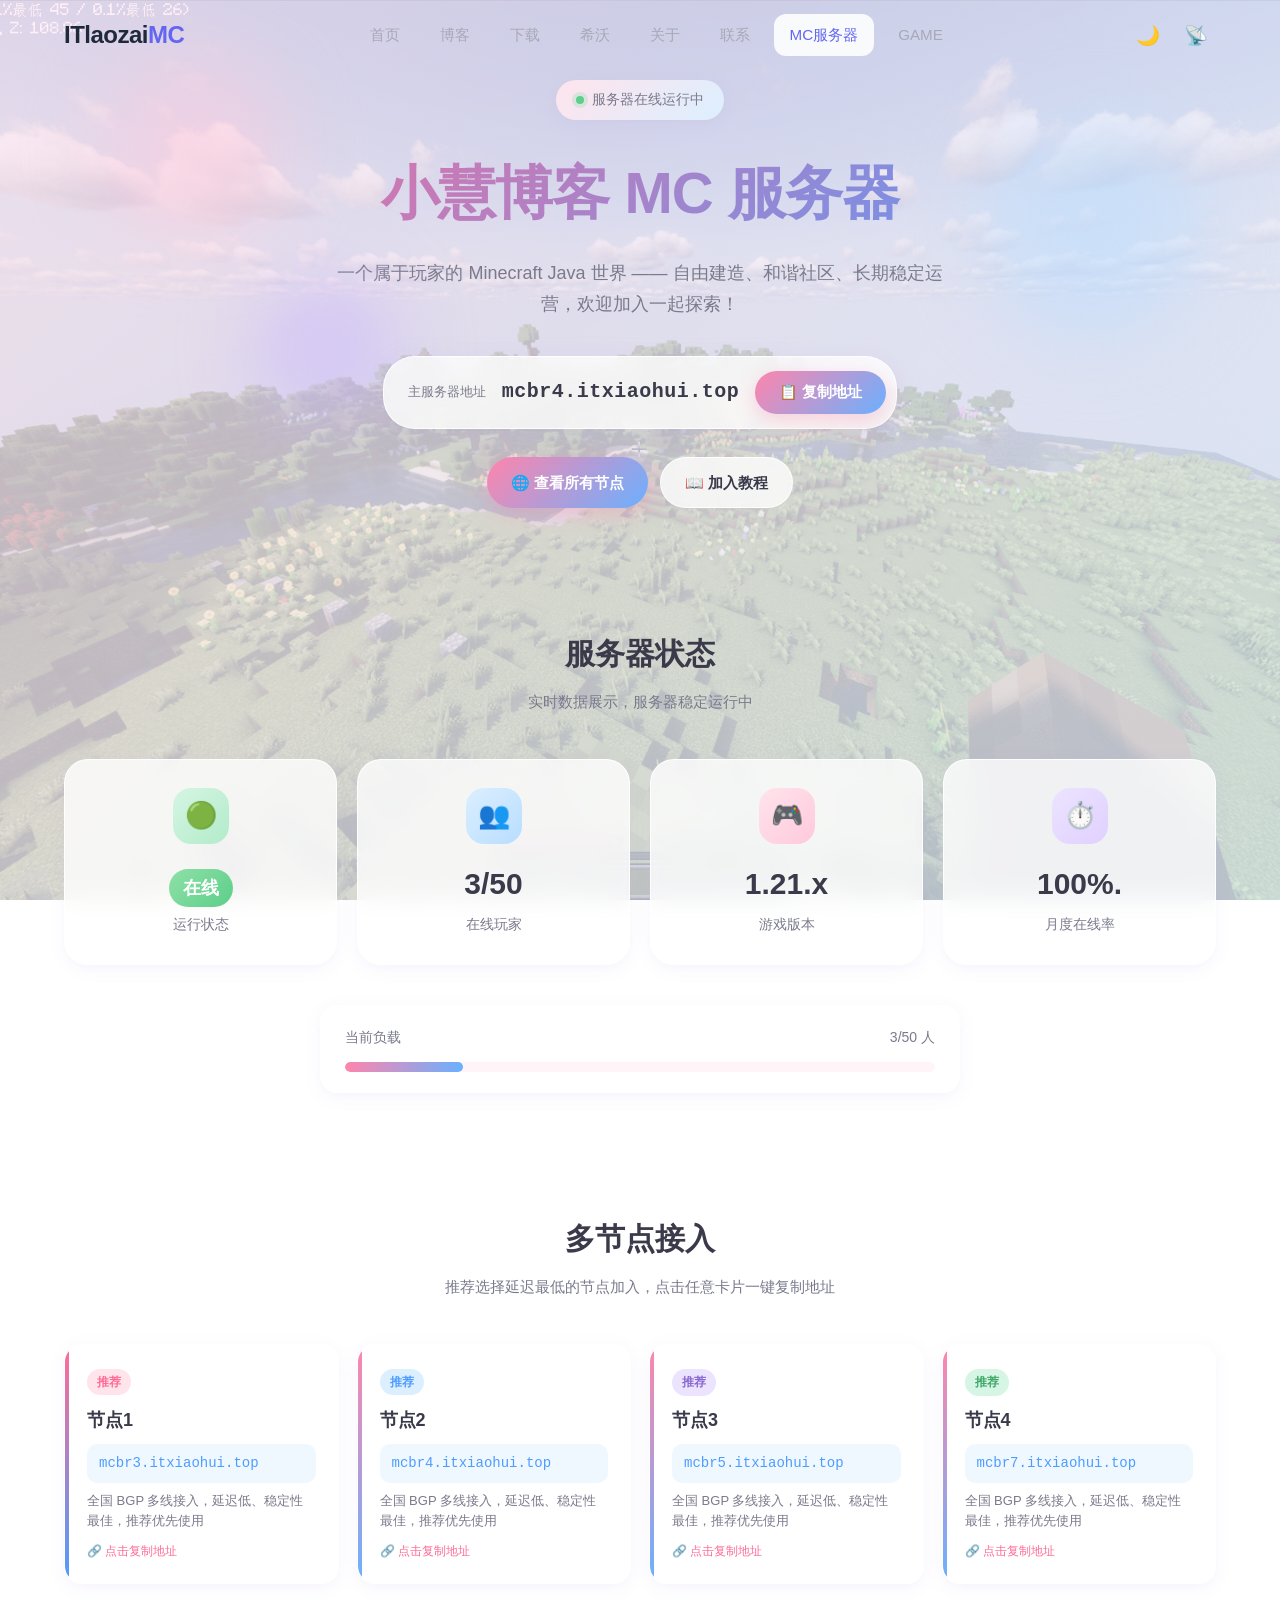
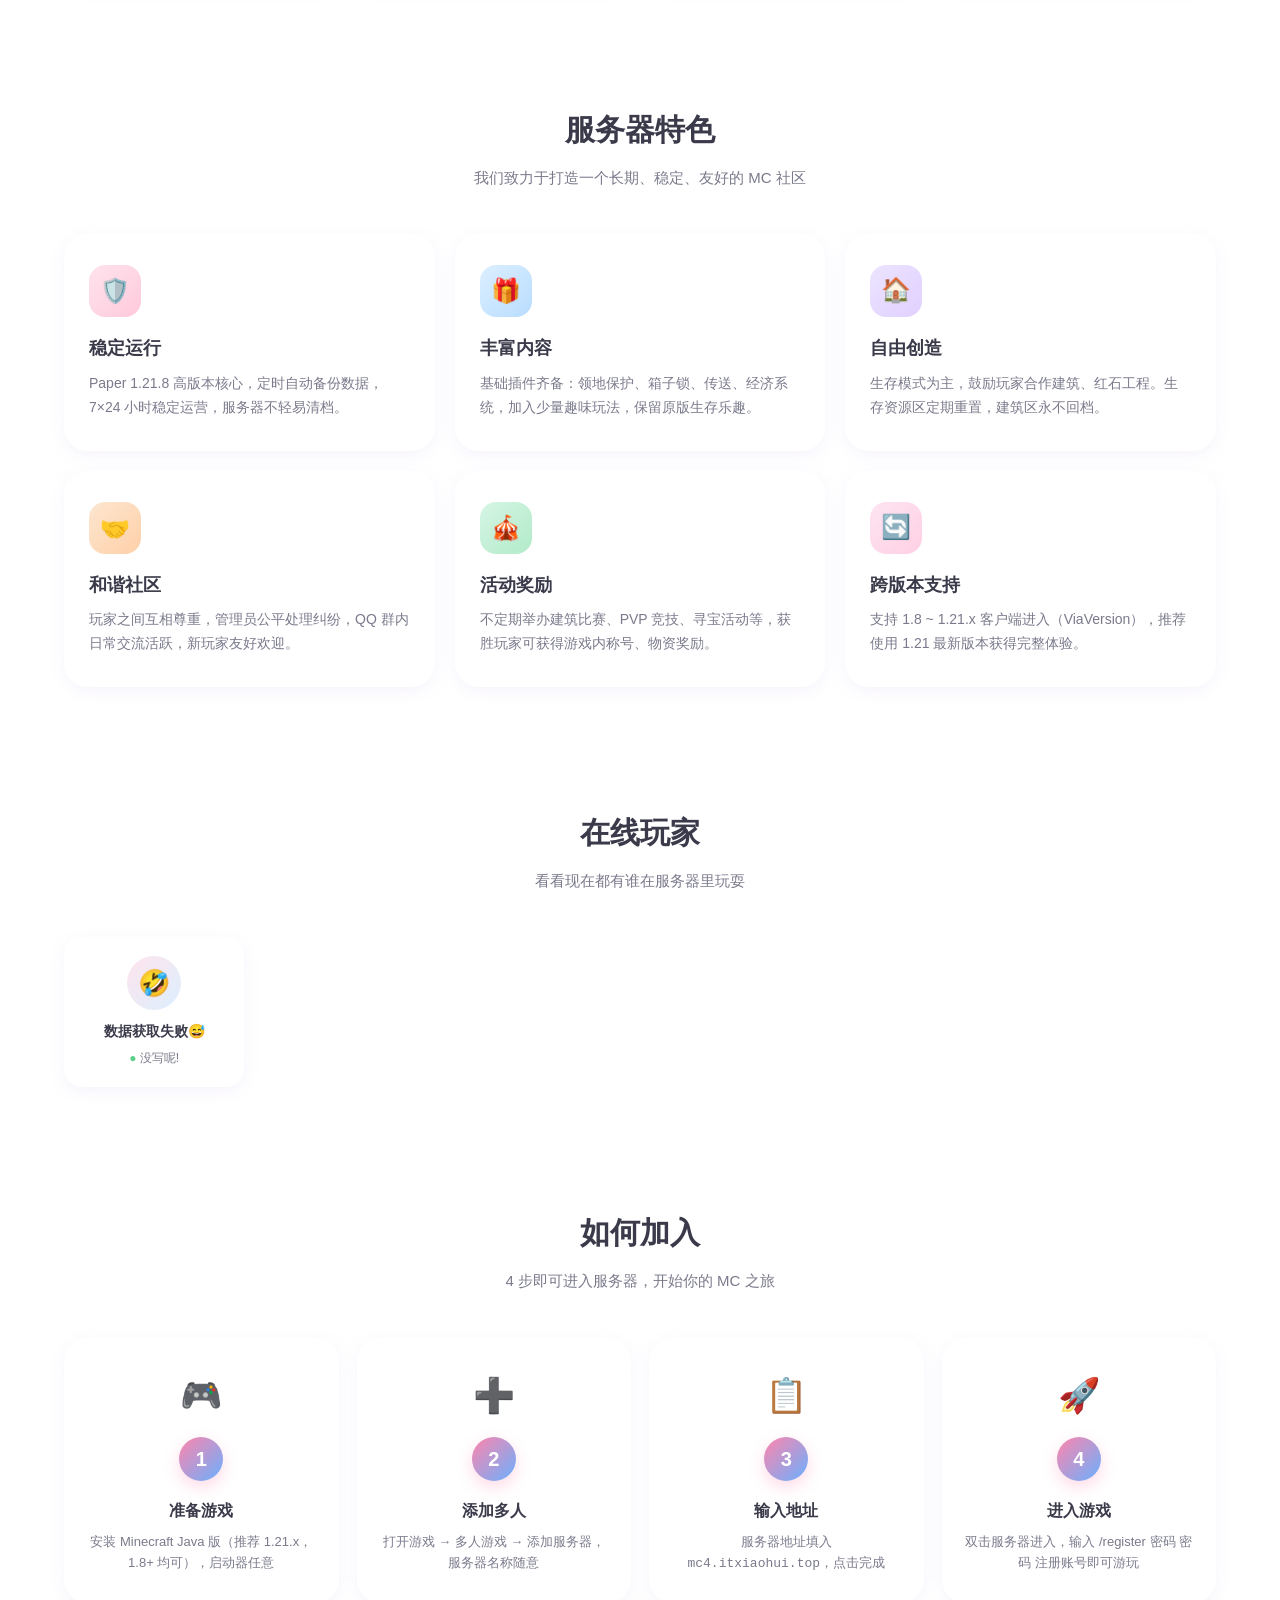
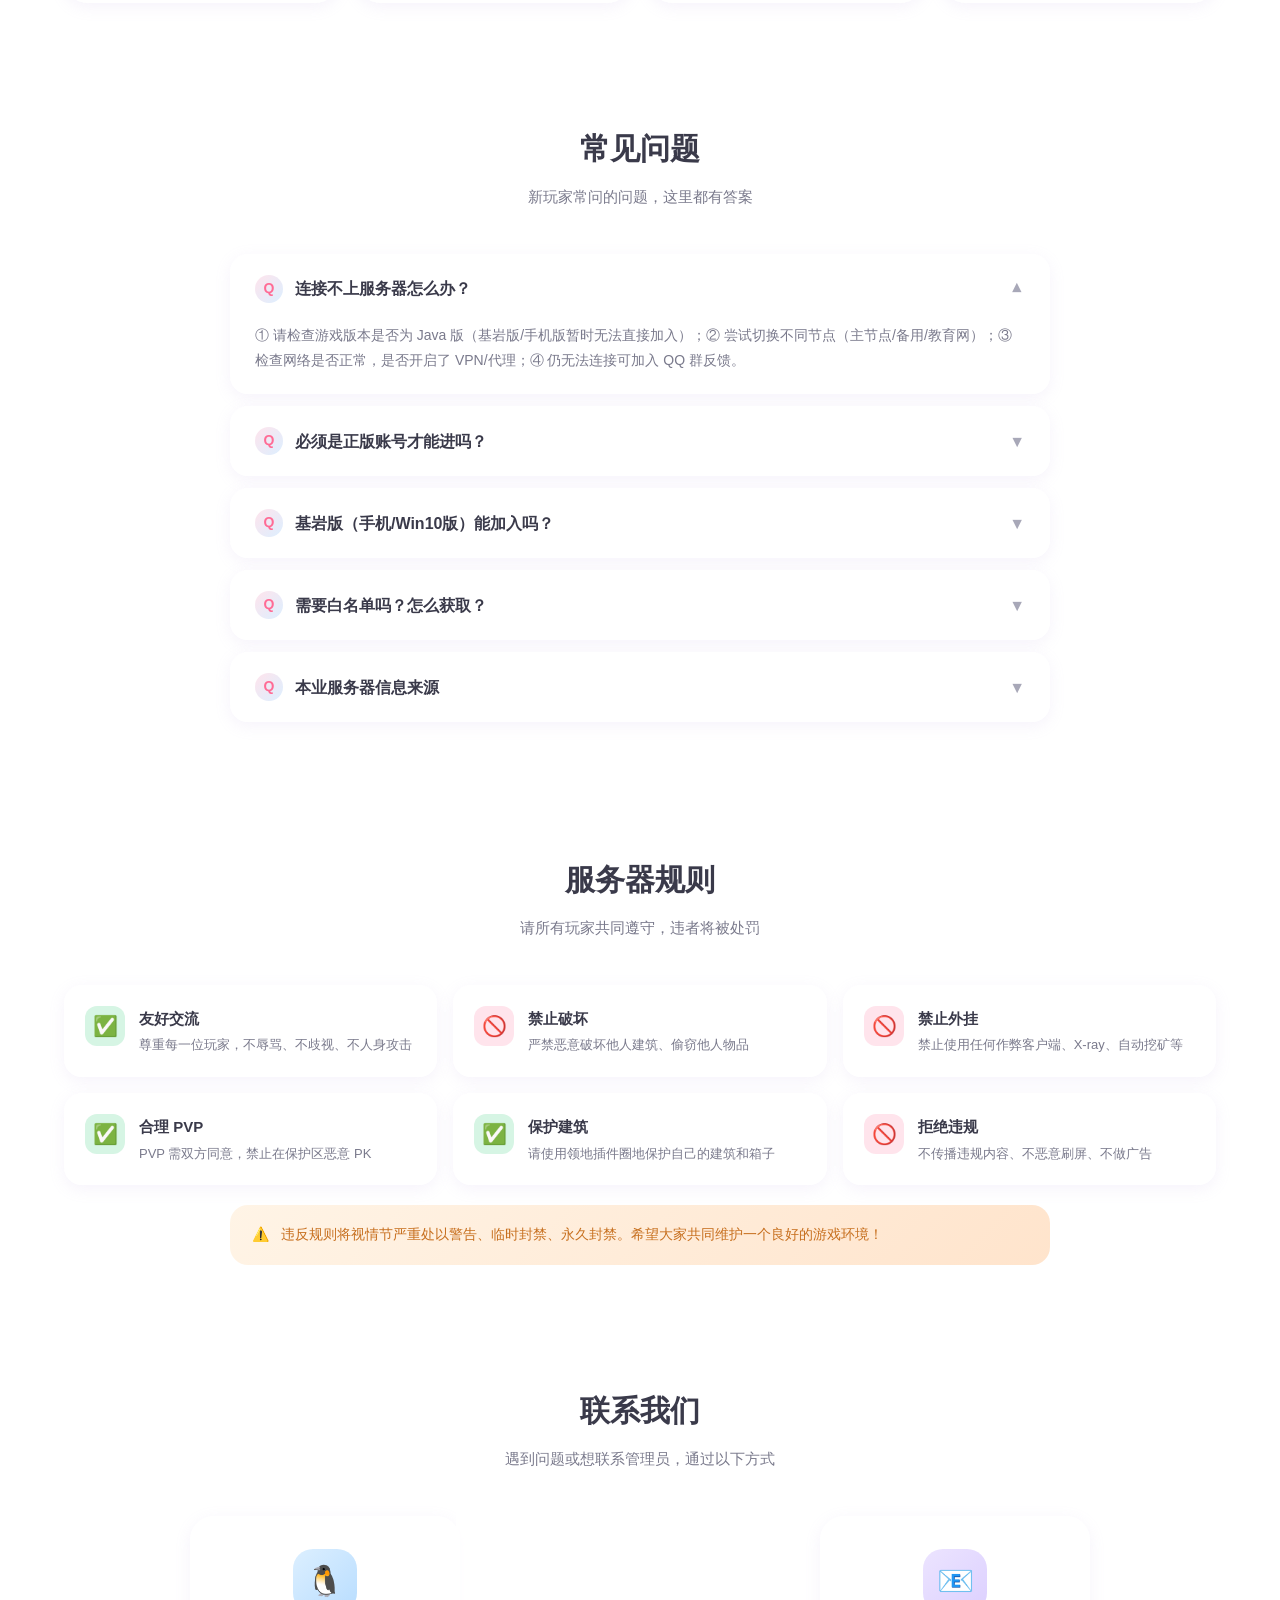
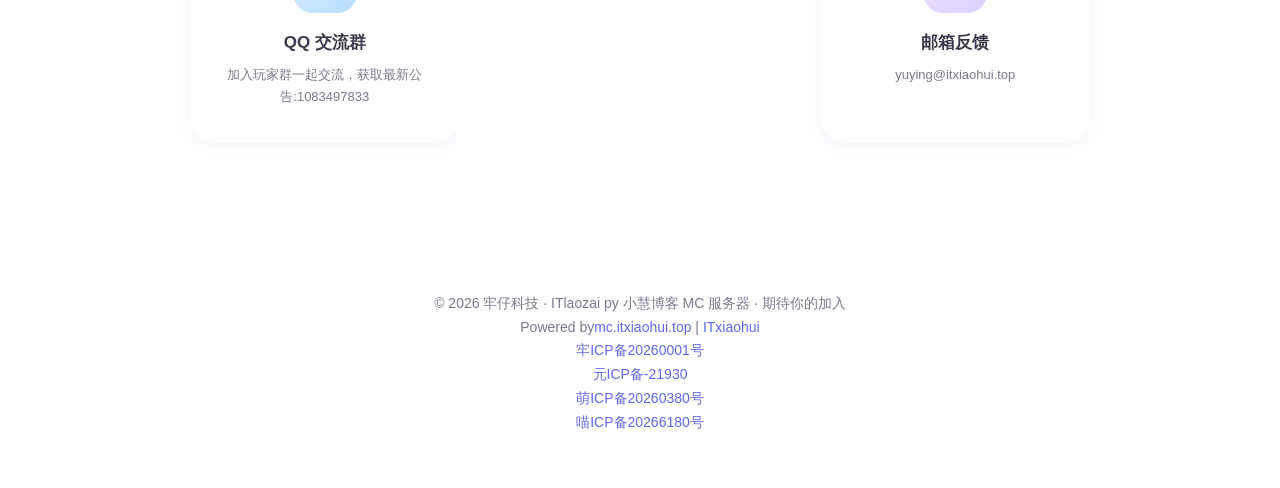
<file: mc.html>
<!DOCTYPE html>
<html lang="zh-CN">
<head>
<meta charset="UTF-8">
<meta name="viewport" content="width=device-width, initial-scale=1.0">
<title>小慧MC服务器 - 牢仔科技</title>
<meta name="description" content="小慧博客 Minecraft Java 服务器，一个属于玩家的自由世界，如何加入？服务器特色？服务器地址？点击查看加入方法">
<link rel="icon" href="assets/icon/icon.png" type="image/png">
<link rel="stylesheet" href="assets/css/style.css">
<link rel="stylesheet" href="assets/css/mcserver.css">
</head>
<body class="mc-page">

<!-- 导航栏（与全站一致） -->
<nav class="navbar" id="navbar">
  <div class="nav-container">
    <a href="index.html" class="logo">ITlaozai<span>MC</span></a>
    <ul class="nav-menu" id="navMenu">
      <li><a href="index.html">首页</a></li>
      <li><a href="blog.html">博客</a></li>
      <li><a href="download.html">下载</a></li>
      <li><a href="seewo.html">希沃</a></li>     
      <li><a href="about.html">关于</a></li>
      <li><a href="contact.html">联系</a></li>
      <li><a href="mcserver.html" class="active">MC服务器</a></li>
      <li><a href="game.html">GAME</a></li>
    </ul>
    <div class="nav-actions">
      <button id="themeToggle" class="icon-btn" title="切换主题">
        <span class="theme-icon">🌙</span>
      </button>
      <button id="rssBtn" class="icon-btn" title="RSS订阅">📡</button>
      <button class="hamburger" id="hamburger" aria-label="菜单">☰</button>
    </div>
  </div>
</nav>

<!-- Hero -->
<section class="mc-hero">
  <div class="mc-float f1"></div>
  <div class="mc-float f2"></div>
  <div class="mc-float f3"></div>
  <div class="mc-container">
    <div class="mc-badge">
      <span class="dot"></span>
      <span>服务器在线运行中</span>
    </div>
    <h1>小慧博客 MC 服务器</h1>
    <p class="subtitle">一个属于玩家的 Minecraft Java 世界 —— 自由建造、和谐社区、长期稳定运营，欢迎加入一起探索！</p>

    <div class="mc-ip-card">
      <span class="mc-ip-label">主服务器地址</span>
      <span class="mc-ip-address" id="mcMainIp" title="点击复制">mcbr4.itxiaohui.top</span>
      <button class="mc-btn mc-btn-primary" onclick="document.getElementById('mcMainIp').click()">📋 复制地址</button>
    </div>

    <div class="mc-hero-actions">
      <a href="#mcNodes" class="mc-btn mc-btn-primary">🌐 查看所有节点</a>
      <a href="#mcGuide" class="mc-btn mc-btn-ghost">📖 加入教程</a>
    </div>
  </div>
</section>

<!-- 服务器状态 -->
<section class="mc-section" id="mcStatus">
  <div class="mc-container">
    <h2 class="mc-section-title">服务器状态</h2>
    <p class="mc-section-subtitle">实时数据展示，服务器稳定运行中</p>

    <div class="mc-status-grid">
      <div class="mc-status-card">
        <div class="mc-status-icon green">🟢</div>
        <div class="mc-status-value"><span class="online-tag">在线</span></div>
        <div class="mc-status-label">运行状态</div>
      </div>
      <div class="mc-status-card">
        <div class="mc-status-icon blue">👥</div>
        <div class="mc-status-value"><span data-target="players">0/50</span></div>
        <div class="mc-status-label">在线玩家</div>
      </div>
      <div class="mc-status-card">
        <div class="mc-status-icon pink">🎮</div>
        <div class="mc-status-value">1.21.x</div>
        <div class="mc-status-label">游戏版本</div>
      </div>
      <div class="mc-status-card">
        <div class="mc-status-icon purple">⏱️</div>
        <div class="mc-status-value"><span data-target="online">0</span>.</div>
        <div class="mc-status-label">月度在线率</div>
      </div>
    </div>

    <div class="mc-progress">
      <div class="mc-progress-header">
        <span>当前负载</span>
        <span>3/50 人</span>
      </div>
      <div class="mc-progress-bar">
        <div class="mc-progress-fill" id="mcProgressFill"></div>
      </div>
    </div>
  </div>
</section>

<!-- 接入节点 -->
<section class="mc-section" id="mcNodes">
  <div class="mc-container">
    <h2 class="mc-section-title">多节点接入</h2>
    <p class="mc-section-subtitle">推荐选择延迟最低的节点加入，点击任意卡片一键复制地址</p>

    <div class="mc-nodes-grid">
      <div class="mc-node-card primary" data-ip="mcbr3.itxiaohui.top">
        <span class="mc-node-tag main">推荐</span>
        <div class="mc-node-name">节点1</div>
        <div class="mc-node-ip">mcbr3.itxiaohui.top</div>
        <div class="mc-node-desc">全国 BGP 多线接入，延迟低、稳定性最佳，推荐优先使用</div>
        <div class="mc-node-hint">🔗 点击复制地址</div>
      </div>

      <div class="mc-node-card" data-ip="mcbr4.itxiaohui.top">
        <span class="mc-node-tag backup">推荐</span>
        <div class="mc-node-name">节点2</div>
        <div class="mc-node-ip">mcbr4.itxiaohui.top</div>
        <div class="mc-node-desc">全国 BGP 多线接入，延迟低、稳定性最佳，推荐优先使用</div>
        <div class="mc-node-hint">🔗 点击复制地址</div>
      </div>

      <div class="mc-node-card" data-ip="mcbr5.itxiaohui.top">
        <span class="mc-node-tag edu">推荐</span>
        <div class="mc-node-name">节点3</div>
        <div class="mc-node-ip">mcbr5.itxiaohui.top</div>
        <div class="mc-node-desc">全国 BGP 多线接入，延迟低、稳定性最佳，推荐优先使用</div>
        <div class="mc-node-hint">🔗 点击复制地址</div>
      </div>

      <div class="mc-node-card" data-ip="mcbr7.itxiaohui.top">
        <span class="mc-node-tag frp">推荐</span>
        <div class="mc-node-name">节点4</div>
        <div class="mc-node-ip">mcbr7.itxiaohui.top</div>
        <div class="mc-node-desc">全国 BGP 多线接入，延迟低、稳定性最佳，推荐优先使用</div>
        <div class="mc-node-hint">🔗 点击复制地址</div>
      </div>
    </div>
  </div>
</section>

<!-- 服务器特色 -->
<section class="mc-section" id="mcFeatures">
  <div class="mc-container">
    <h2 class="mc-section-title">服务器特色</h2>
    <p class="mc-section-subtitle">我们致力于打造一个长期、稳定、友好的 MC 社区</p>

    <div class="mc-feature-grid">
      <div class="mc-feature-card">
        <div class="mc-feature-icon p1">🛡️</div>
        <div class="mc-feature-title">稳定运行</div>
        <div class="mc-feature-desc">Paper 1.21.8 高版本核心，定时自动备份数据，7×24 小时稳定运营，服务器不轻易清档。</div>
      </div>
      <div class="mc-feature-card">
        <div class="mc-feature-icon p2">🎁</div>
        <div class="mc-feature-title">丰富内容</div>
        <div class="mc-feature-desc">基础插件齐备：领地保护、箱子锁、传送、经济系统，加入少量趣味玩法，保留原版生存乐趣。</div>
      </div>
      <div class="mc-feature-card">
        <div class="mc-feature-icon p3">🏠</div>
        <div class="mc-feature-title">自由创造</div>
        <div class="mc-feature-desc">生存模式为主，鼓励玩家合作建筑、红石工程。生存资源区定期重置，建筑区永不回档。</div>
      </div>
      <div class="mc-feature-card">
        <div class="mc-feature-icon p4">🤝</div>
        <div class="mc-feature-title">和谐社区</div>
        <div class="mc-feature-desc">玩家之间互相尊重，管理员公平处理纠纷，QQ 群内日常交流活跃，新玩家友好欢迎。</div>
      </div>
      <div class="mc-feature-card">
        <div class="mc-feature-icon p5">🎪</div>
        <div class="mc-feature-title">活动奖励</div>
        <div class="mc-feature-desc">不定期举办建筑比赛、PVP 竞技、寻宝活动等，获胜玩家可获得游戏内称号、物资奖励。</div>
      </div>
      <div class="mc-feature-card">
        <div class="mc-feature-icon p6">🔄</div>
        <div class="mc-feature-title">跨版本支持</div>
        <div class="mc-feature-desc">支持 1.8 ~ 1.21.x 客户端进入（ViaVersion），推荐使用 1.21 最新版本获得完整体验。</div>
      </div>
    </div>
  </div>
</section>

<!-- 在线玩家预览 -->
<section class="mc-section">
  <div class="mc-container">
    <h2 class="mc-section-title">在线玩家</h2>
    <p class="mc-section-subtitle">看看现在都有谁在服务器里玩耍</p>

    <div class="mc-players-grid">
      <div class="mc-player-card"><div class="mc-player-avatar">🤣</div><div class="mc-player-name">数据获取失败😅</div><div class="mc-player-status"><span class="online">●</span> 没写呢!</div></div>
    </div>
  </div>
</section>

<!-- 加入教程 -->
<section class="mc-section" id="mcGuide">
  <div class="mc-container">
    <h2 class="mc-section-title">如何加入</h2>
    <p class="mc-section-subtitle">4 步即可进入服务器，开始你的 MC 之旅</p>

    <div class="mc-steps">
      <div class="mc-step-card">
        <div class="mc-step-icon">🎮</div>
        <div class="mc-step-num">1</div>
        <div class="mc-step-title">准备游戏</div>
        <div class="mc-step-desc">安装 Minecraft Java 版（推荐 1.21.x，1.8+ 均可），启动器任意</div>
      </div>
      <div class="mc-step-card">
        <div class="mc-step-icon">➕</div>
        <div class="mc-step-num">2</div>
        <div class="mc-step-title">添加多人</div>
        <div class="mc-step-desc">打开游戏 → 多人游戏 → 添加服务器，服务器名称随意</div>
      </div>
      <div class="mc-step-card">
        <div class="mc-step-icon">📋</div>
        <div class="mc-step-num">3</div>
        <div class="mc-step-title">输入地址</div>
        <div class="mc-step-desc">服务器地址填入 <code>mc4.itxiaohui.top</code>，点击完成</div>
      </div>
      <div class="mc-step-card">
        <div class="mc-step-icon">🚀</div>
        <div class="mc-step-num">4</div>
        <div class="mc-step-title">进入游戏</div>
        <div class="mc-step-desc">双击服务器进入，输入 /register 密码 密码 注册账号即可游玩</div>
      </div>
    </div>
  </div>
</section>

<!-- FAQ -->
<section class="mc-section">
  <div class="mc-container">
    <h2 class="mc-section-title">常见问题</h2>
    <p class="mc-section-subtitle">新玩家常问的问题，这里都有答案</p>

    <div class="mc-faq">
      <div class="mc-faq-item">
        <div class="mc-faq-q">
          <span style="display:flex;align-items:center;gap:12px;"><span class="q-icon">Q</span>连接不上服务器怎么办？</span>
          <span class="arrow">▼</span>
        </div>
        <div class="mc-faq-a">
          ① 请检查游戏版本是否为 Java 版（基岩版/手机版暂时无法直接加入）；② 尝试切换不同节点（主节点/备用/教育网）；③ 检查网络是否正常，是否开启了 VPN/代理；④ 仍无法连接可加入 QQ 群反馈。
        </div>
      </div>

      <div class="mc-faq-item">
        <div class="mc-faq-q">
          <span style="display:flex;align-items:center;gap:12px;"><span class="q-icon">Q</span>必须是正版账号才能进吗？</span>
          <span class="arrow">▼</span>
        </div>
        <div class="mc-faq-a">
          不需要正版账号！服务器支持离线登录（外置登录/皮肤站均可），但请确保用户名不要与他人重复，建议使用外置登录以获得更好体验。
        </div>
      </div>

      <div class="mc-faq-item">
        <div class="mc-faq-q">
          <span style="display:flex;align-items:center;gap:12px;"><span class="q-icon">Q</span>基岩版（手机/Win10版）能加入吗？</span>
          <span class="arrow">▼</span>
        </div>
        <div class="mc-faq-a">
          目前服务器核心为 Java 版 Paper，暂未开放 Geyser 跨版本，基岩版玩家暂时无法直接加入。后续会考虑开放基岩版接入，敬请关注群通知。
        </div>
      </div>

      <div class="mc-faq-item">
        <div class="mc-faq-q">
          <span style="display:flex;align-items:center;gap:12px;"><span class="q-icon">Q</span>需要白名单吗？怎么获取？</span>
          <span class="arrow">▼</span>
        </div>
        <div class="mc-faq-a">
          服务器无需白名单，所有人均可直接进入。进入后按提示 /register 注册密码即可正常游玩。若遇到无法注册的情况，请联系管理员。
        </div>
      </div>

      <div class="mc-faq-item">
        <div class="mc-faq-q">
          <span style="display:flex;align-items:center;gap:12px;"><span class="q-icon">Q</span>本业服务器信息来源</span>
          <span class="arrow">▼</span>
        </div>
        <div class="mc-faq-a">
          本服务器页面消息引用于itxiaohui.top的MC服务器页面，原官方网站：mc.itxiaohui.top，授权使用，请勿搬运。
        </div>
      </div>
    </div>
  </div>
</section>

<!-- 服务器规则 -->
<section class="mc-section">
  <div class="mc-container">
    <h2 class="mc-section-title">服务器规则</h2>
    <p class="mc-section-subtitle">请所有玩家共同遵守，违者将被处罚</p>

    <div class="mc-rules-grid">
      <div class="mc-rule-card">
        <div class="mc-rule-icon ok">✅</div>
        <div><div class="mc-rule-title">友好交流</div><div class="mc-rule-desc">尊重每一位玩家，不辱骂、不歧视、不人身攻击</div></div>
      </div>
      <div class="mc-rule-card">
        <div class="mc-rule-icon no">🚫</div>
        <div><div class="mc-rule-title">禁止破坏</div><div class="mc-rule-desc">严禁恶意破坏他人建筑、偷窃他人物品</div></div>
      </div>
      <div class="mc-rule-card">
        <div class="mc-rule-icon no">🚫</div>
        <div><div class="mc-rule-title">禁止外挂</div><div class="mc-rule-desc">禁止使用任何作弊客户端、X-ray、自动挖矿等</div></div>
      </div>
      <div class="mc-rule-card">
        <div class="mc-rule-icon ok">✅</div>
        <div><div class="mc-rule-title">合理 PVP</div><div class="mc-rule-desc">PVP 需双方同意，禁止在保护区恶意 PK</div></div>
      </div>
      <div class="mc-rule-card">
        <div class="mc-rule-icon ok">✅</div>
        <div><div class="mc-rule-title">保护建筑</div><div class="mc-rule-desc">请使用领地插件圈地保护自己的建筑和箱子</div></div>
      </div>
      <div class="mc-rule-card">
        <div class="mc-rule-icon no">🚫</div>
        <div><div class="mc-rule-title">拒绝违规</div><div class="mc-rule-desc">不传播违规内容、不恶意刷屏、不做广告</div></div>
      </div>
    </div>

    <div class="mc-alert">
      <span>⚠️</span>
      <span>违反规则将视情节严重处以警告、临时封禁、永久封禁。希望大家共同维护一个良好的游戏环境！</span>
    </div>
  </div>
</section>

<!-- 联系我们 -->
<section class="mc-section">
  <div class="mc-container">
    <h2 class="mc-section-title">联系我们</h2>
    <p class="mc-section-subtitle">遇到问题或想联系管理员，通过以下方式</p>

    <div class="mc-contact-grid">
      <a href="https://qun.qq.com/universal-share/share?ac=1&authKey=G%2FDd0IRl5NjhVFImSyW3aDZ5ngaBn5Ss87tHNV86tU9CmVxbh4GpahLJMt6AABca&busi_data=eyJncm91cENvZGUiOiIxMDgzNDk3ODMzIiwidG9rZW4iOiIybGdwZWFsNTN3cFZTdWp1eW1OMWh4dlB4RGZMVUxnYTFYMHcrb3RxLzdQSlBOUkNKQU1XbzJlUnZZdFJXNk9kIiwidWluIjoiMTA2OTU3MjkzOCJ9&data=RoyIYWeyCXvcOCArY3O-T8QYRi7P9vrC70wAc5scr062TgIiTyD1MZomY7V06gE4vItDbKcsosJTTeB0DGO0kw&svctype=4&tempid=h5_group_info" class="mc-contact-card">
        <div class="mc-contact-icon qq">🐧</div>
        <div class="mc-contact-title">QQ 交流群</div>
        <div class="mc-contact-desc">加入玩家群一起交流，获取最新公告:1083497833</div>
      </a>
      <a href="https://www.bilibili.com/video/BV1dTMR6vEtC?t=61.7" target="_blank" rel="noopener" class="mc-contact-card">
        <div class="mc-contact-icon bili">📺</div>
        <div class="mc-contact-title">B站视频演示与实况</div>
        <div class="mc-contact-desc">https://www.bilibili.com/video/BV1dTMR6vEtC?t=61.7</div>
      </a>
      <a href="mailto:yuying@itxiaohui.top" class="mc-contact-card">
        <div class="mc-contact-icon mail">📧</div>
        <div class="mc-contact-title">邮箱反馈</div>
        <div class="mc-contact-desc">yuying@itxiaohui.top</div>
      </a>
    </div>
  </div>
</section>

<!-- Footer（复用站点） -->
<footer class="footer" style="background:transparent;border-top:1px solid rgba(255,255,255,.4);backdrop-filter:blur(10px);">
  <div class="container" style="padding:30px 0;text-align:center;color:var(--text-sub);font-size:14px;"> 
    <p>© 2026 牢仔科技 · ITlaozai py 小慧博客 MC 服务器 · 期待你的加入 </p>
    <p>Powered by<a href="https://mc.itxiaohui.top" target="_blank">mc.itxiaohui.top</a> | <a href="https://www.itxiaohuitop" target="_blank">ITxiaohui</a></p>
    <p><a href="https://laozai-icp.de5.net" target="_blank">牢ICP备20260001号</a></p>
    <p><a href="https://icp.6uu.us/query.php?icp_number=%E5%85%83-21930" target="_blank" rel="noopener noreferrer">元ICP备-21930</a></p>
    <p><a href="https://icp.gov.moe/?keyword=20260380" target="_blank">萌ICP备20260380号</a></p>
    <p><a href="https://icp.hentioe.dev/sites/20266180" target="_blank">喵ICP备20266180号</a></p>
  </div>
</footer>

<button class="mc-back-top" id="mcBackTop" title="返回顶部">↑</button>

<script src="assets/js/main.js"></script>
<script src="assets/js/mcserver.js"></script>
</body>
</html>
</file>
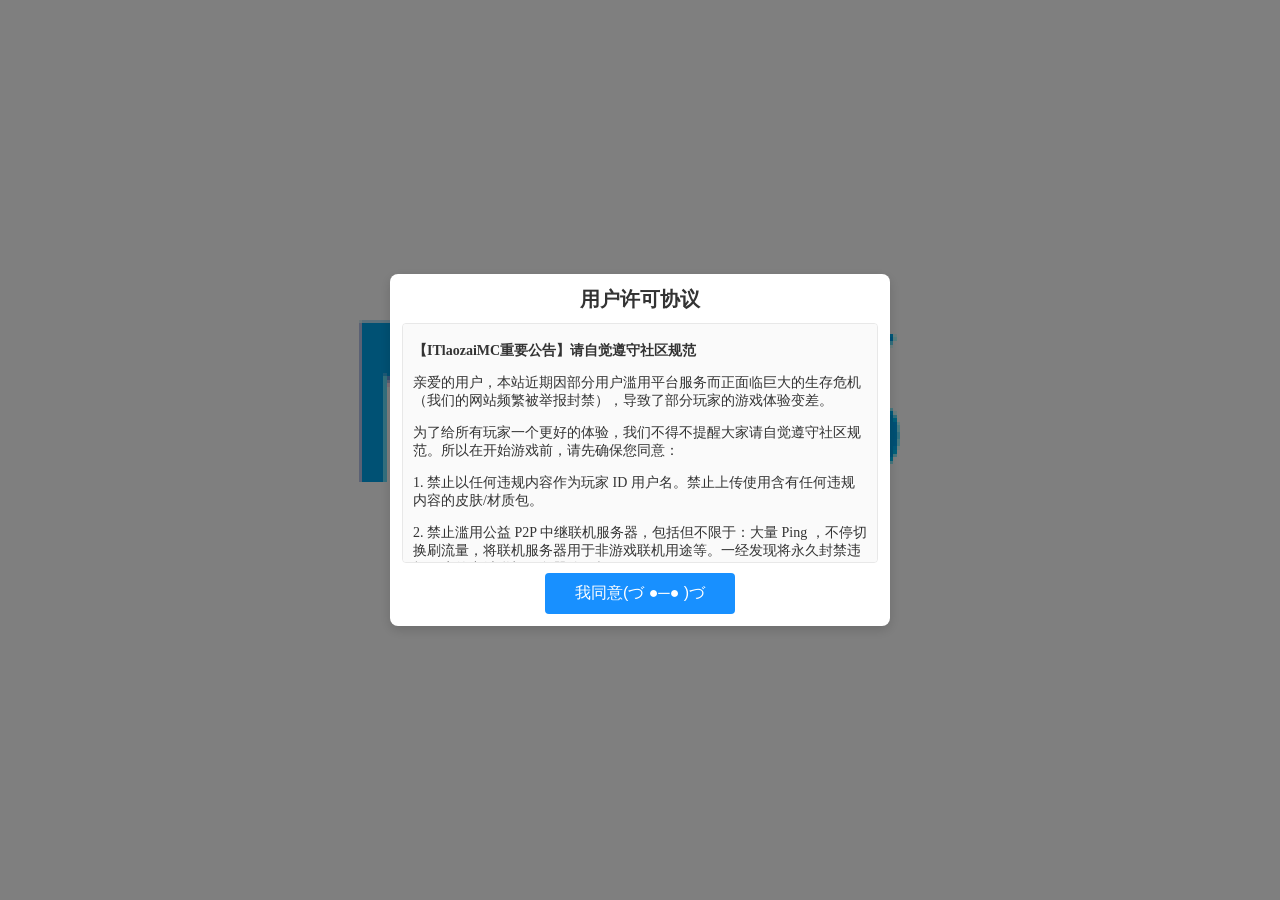
<file: mc1.8.8.html>
<!DOCTYPE html>
<html style="width:100%;height:100%;background-color:black;" lang="zh-CN">
	<head>
		<meta charset="UTF-8" />
		<meta name="viewport" content="width=device-width, initial-scale=1.0, minimum-scale=1.0, maximum-scale=1.0" />
		<meta name="description" content="在浏览器中运行完整的mc，无需下载，即点即玩，内置高品质光影，可自定义皮肤，内置联机服务器，支持局域网联机，P2P中转服务器联机" />
		<meta name="keywords" content="" />
		<title>在线游玩mc-牢仔科技</title>
		<style>
			body {
				margin: 0;
				padding: 0;
			}
			.overlay {
				position: fixed;
				top: 0;
				left: 0;
				width: 100%;
				height: 100%;
				background: rgba(0, 0, 0, 0.5);
				display: flex;
				justify-content: center;
				align-items: center;
				z-index: 1000;
				transition: opacity 0.3s ease;
			}
			.protocol-box {
				background: #ffffff;
				width: 90%;
				max-width: 500px;
				border-radius: 8px;
				box-shadow: 0 4px 12px rgba(0, 0, 0, 0.15);
				padding: 12px;
				display: flex;
				flex-direction: column;
				box-sizing: border-box;
			}
			.protocol-box h2 {
				margin-top: 0;
				margin-bottom: 10px;
				color: #333;
				text-align: center;
				font-size: 20px;
			}
			.protocol-content {
				height: 230px;
				overflow-y: auto;
				border: 1px solid #e8e8e8;
				padding: 4px 10px;
				border-radius: 4px;
				background: #fafafa;
				color: #333;
				font-size: 14px;
			}
			.btn-group {
				margin-top: 10px;
				text-align: center;
			}
			.agree-btn {
				background-color: #1890ff;
				color: white;
				border: none;
				padding: 10px 30px;
				font-size: 16px;
				border-radius: 4px;
				cursor: pointer;
			}
			.agree-btn:hover {
				background-color: #40a9ff;
			}
		</style>
		<link type="image/png" rel="shortcut icon" href="../favicon.png" />
		<script type="text/javascript" src="classes.js"></script>
		<script type="text/javascript">
			"use strict";
			window.addEventListener("load", function() {
				if(window.location.href.indexOf("file:") === 0) {
					alert("HTTP please, do not open this file locally, run a local HTTP server and load it via HTTP");
				} else {
					var relayId = 3;
					window.eaglercraftXOpts = {
						demoMode: false,
						container: "game_frame",
						assetsURI: "assets.epk",
						localesURI: "lang/",
						lang: "zh_CN",
						worldsDB: "worlds",
						logInvalidCerts: false,
						crashOnUncaughtExceptions: false,
						allowUpdateDL: false,
						allowUpdateSvc: false,
						allowFNAWSkins: false,
						allowVoiceClient: false,
						checkRelaysForUpdates: false,
						enableMinceraft: false,
						showBootMenuOnLaunch: false,
						allowBootMenu: false,
						relays: [
							{ addr: "wss://relay.deev.is/", comment: "lax1dude relay #1", primary: relayId === 0 },
							{ addr: "wss://relay.lax1dude.net/", comment: "lax1dude relay #2", primary: relayId === 1 },
							{ addr: "wss://relay.shhnowisnottheti.me/", comment: "ayunami relay #1", primary: relayId === 2 },
							{ addr: "wss://relay.mcjs.link/", comment: "MCJS Public Remote Relay", primary: relayId === 3 }
						]
					};
					var q = window.location.search;
					if((typeof q === "string") && q[0] === "?" && (typeof window.URLSearchParams !== "undefined")) {
						q = new window.URLSearchParams(q);
						var s = q.get("server");
						if(s) window.eaglercraftXOpts.joinServer = s;
					}
					main();
				}
			});
		</script>
	</head>
	<body>
		<div class="overlay" id="protocolModal">
			<div class="protocol-box">
				<h2>用户许可协议</h2>
				<div class="protocol-content">
					<p><strong>【ITlaozaiMC重要公告】请自觉遵守社区规范</strong></p>
					<p>亲爱的用户，本站近期因部分用户滥用平台服务而正面临巨大的生存危机（我们的网站频繁被举报封禁），导致了部分玩家的游戏体验变差。</p>
					<p>为了给所有玩家一个更好的体验，我们不得不提醒大家请自觉遵守社区规范。所以在开始游戏前，请先确保您同意：</p>
					<p>1. 禁止以任何违规内容作为玩家 ID 用户名。禁止上传使用含有任何违规内容的皮肤/材质包。</p>
					<p>2. 禁止滥用公益 P2P 中继联机服务器，包括但不限于：大量 Ping ，不停切换刷流量，将联机服务器用于非游戏联机用途等。一经发现将永久封禁违规用户的中继联机服务器使用权限。</p>
					<p>3. 禁止创建或加入任何可能有违规内容的多人游戏服务器。一经发现将永久封禁违规用户的中继联机服务器使用权限。</p>
					<p>4. 禁止在游戏内发送任何任何违法、违规、侵权、垃圾广告或具有攻击性的言论。用户需对自己在游戏内发布的所有内容承担全部法律责任。</p>
					<p>5. 禁止二次倒卖收费，ITlaozaiMC 永久免费。禁止将此游戏用于任何的商业用途或造成任何版权问题。</p>
					<p>6. 请用户放心，本网站是纯静态 HTML 网站，单机存档不联网且加密保存在本地，联机也是 P2P 直连不经过 ITlaozaiMC 服务器。我们看不到您的任何游戏内容也无法干预，更不会收集或上传任何的用户信息，所以您得为您自己的行为负责，对自己在游戏内发布的所有内容承担全部法律责任。</p>
					<p>7. ITlaozaiMC 严格遵守您所在地的法律法规，ITlaozaiMC 上不会有任何的诈骗等违规内容，ITlaozaiMC 永久免费不会向您收费!</p>
					<p>8. 若您同意，请点击“我同意”后，可继续游戏，否则请退出本网页。网站生存不易，发言前请三思。谢谢配合！</p>
				</div>
				<div class="btn-group">
					<button class="agree-btn" id="agreeBtn">我同意(づ ●─● )づ</button>
				</div>
			</div>
		</div>
		<div style="position:fixed;width:100%;height:100%;overflow:hidden;background-color:gray;" id="game_frame"></div>
		<script>
			const agreeBtn = document.getElementById('agreeBtn');
			const protocolModal = document.getElementById('protocolModal');
			agreeBtn.addEventListener('click', function () {
				protocolModal.style.opacity = '0';
				setTimeout(() => {
					protocolModal.style.display = 'none';
				}, 300);
			});
		</script>
</html>
</file>
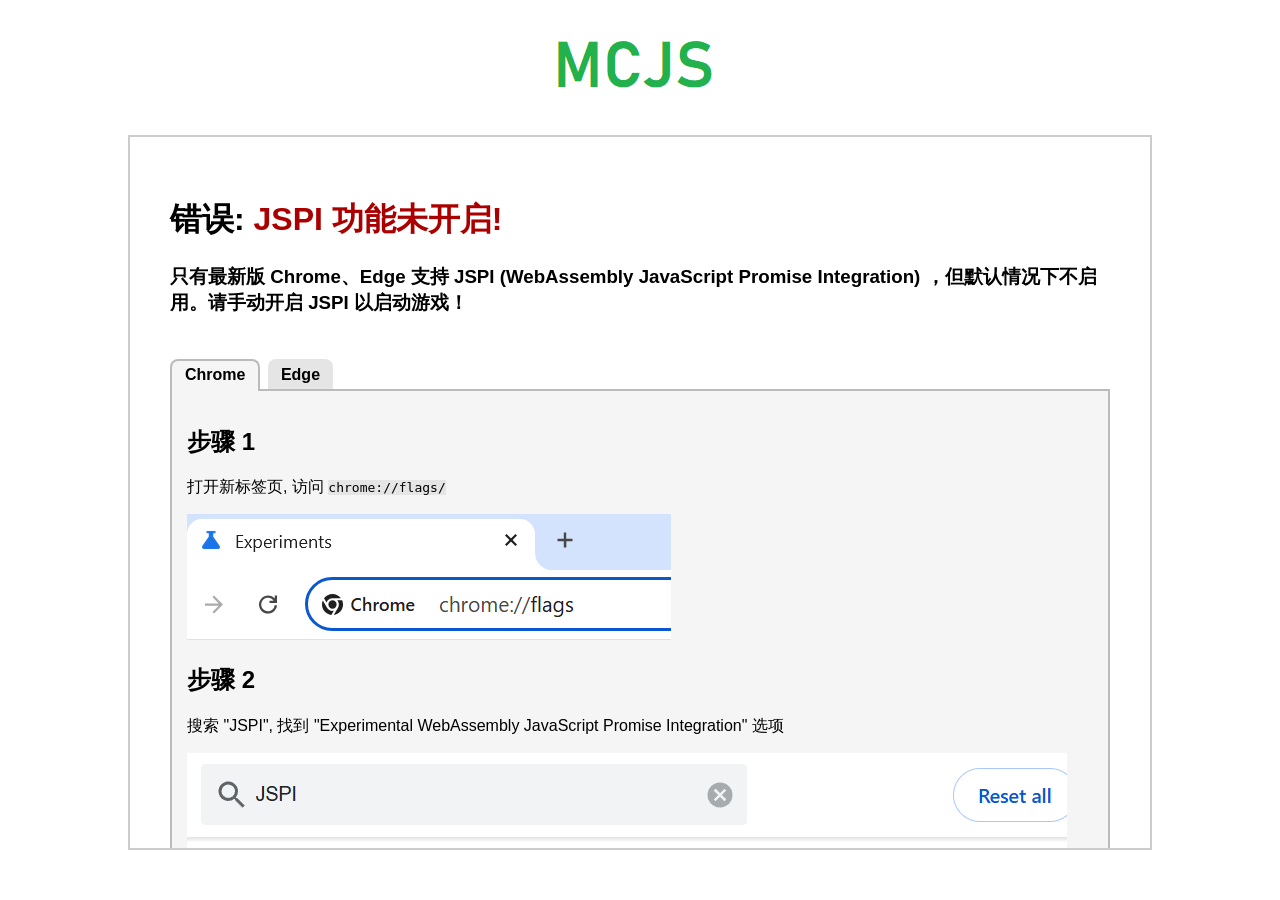
<file: mc1.8.8wasm.html>
<!DOCTYPE html>
<html style="width:100%;height:100%;background-color:black;" lang="zh-CN">
	<head>
		<meta charset="UTF-8" />
		<meta name="viewport" content="width=device-width, initial-scale=1.0, minimum-scale=1.0, maximum-scale=1.0" />
		<meta name="description" content="WebMC" />
		<meta name="keywords" content="itlaozai.cc.cd,itlaozai.de5.net eaglercraft, minecraft, webmc" />
		<title>牢仔科技 MCJS1.8.8 WASM</title>
		<style>
			body {
				margin: 0;
				padding: 0;
			}
			.overlay {
				position: fixed;
				top: 0;
				left: 0;
				width: 100%;
				height: 100%;
				background: rgba(0, 0, 0, 0.5);
				display: flex;
				justify-content: center;
				align-items: center;
				z-index: 1000;
				transition: opacity 0.3s ease;
			}
			.protocol-box {
				background: #ffffff;
				width: 90%;
				max-width: 500px;
				border-radius: 8px;
				box-shadow: 0 4px 12px rgba(0, 0, 0, 0.15);
				padding: 12px;
				display: flex;
				flex-direction: column;
				box-sizing: border-box;
			}
			.protocol-box h2 {
				margin-top: 0;
				margin-bottom: 10px;
				color: #333;
				text-align: center;
				font-size: 20px;
			}
			.protocol-content {
				height: 230px;
				overflow-y: auto;
				border: 1px solid #e8e8e8;
				padding: 4px 10px;
				border-radius: 4px;
				background: #fafafa;
				color: #333;
				font-size: 14px;
			}
			.btn-group {
				margin-top: 10px;
				text-align: center;
			}
			.agree-btn {
				background-color: #1890ff;
				color: white;
				border: none;
				padding: 10px 30px;
				font-size: 16px;
				border-radius: 4px;
				cursor: pointer;
			}
			.agree-btn:hover {
				background-color: #40a9ff;
			}
		</style>
		<link type="image/png" rel="shortcut icon" href="favicon.png" />
		<script type="text/javascript" src="bootstrap.js"></script>
		<script type="text/javascript">
			"use strict";
			window.addEventListener("load", function() {
				if(window.location.href.indexOf("file:") === 0) {
					alert("HTTP please, do not open this file locally, run a local HTTP server and load it via HTTP");
				}else {
					var relayId = 3;
					window.eaglercraftXOpts = {
						demoMode: false,
						container: "game_frame",
						localesURI: "lang/",
						assetsURI: "assets.epw",
						lang: "zh_CN",
						worldsDB: "worlds",
						logInvalidCerts: false,
						crashOnUncaughtExceptions: false,
						allowUpdateDL: false,
						allowUpdateSvc: false,
						allowFNAWSkins: false,
						allowVoiceClient: false,
						checkRelaysForUpdates: false,
						enableMinceraft: false,
						showBootMenuOnLaunch: false,
						allowBootMenu: false,
						relays: [
							{ addr: "wss://relay.deev.is/", comment: "lax1dude relay #1", primary: relayId === 0 },
							{ addr: "wss://relay.lax1dude.net/", comment: "lax1dude relay #2", primary: relayId === 1 },
							{ addr: "wss://relay.shhnowisnottheti.me/", comment: "ayunami relay #1", primary: relayId === 2 },
							{ addr: "wss://relay.mcjs.link/", comment: "MCJS Public Remote Relay", primary: relayId === 3 }
						]
					};
					var q = window.location.search;
					if((typeof q === "string") && q[0] === "?" && (typeof window.URLSearchParams !== "undefined")) {
						q = new window.URLSearchParams(q);
						var s = q.get("server");
						if(s) window.eaglercraftXOpts.joinServer = s;
					}
					main();
				}
			});
		</script>
	</head>
	<body>
		<div class="overlay" id="protocolModal" style="display:none;">
			<div class="protocol-box">
				<h2>用户许可协议</h2>
				<div class="protocol-content">
					<p><strong>【ITlaozaiMC重要公告】请自觉遵守社区规范</strong></p>
					<p>亲爱的用户，本站近期因部分用户滥用平台服务而正面临巨大的生存危机（我们的网站频繁被举报封禁），导致了部分玩家的游戏体验变差。</p>
					<p>为了给所有玩家一个更好的体验，我们不得不提醒大家请自觉遵守社区规范。所以在开始游戏前，请先确保您同意：</p>
					<p>1. 禁止以任何违规内容作为玩家 ID 用户名。禁止上传使用含有任何违规内容的皮肤/材质包。</p>
					<p>2. 禁止滥用公益 P2P 中继联机服务器，包括但不限于：大量 Ping ，不停切换刷流量，将联机服务器用于非游戏联机用途等。一经发现将永久封禁违规用户的中继联机服务器使用权限。</p>
					<p>3. 禁止创建或加入任何可能有违规内容的多人游戏服务器。一经发现将永久封禁违规用户的中继联机服务器使用权限。</p>
					<p>4. 禁止在游戏内发送任何任何违法、违规、侵权、垃圾广告或具有攻击性的言论。用户需对自己在游戏内发布的所有内容承担全部法律责任。</p>
					<p>5. 禁止二次倒卖收费，ITlaozaiMC 永久免费。禁止将此游戏用于任何的商业用途或造成任何版权问题。</p>
					<p>请用户放心，本网站是纯静态 HTML 网站，单机存档不联网且加密保存在本地，联机也是 P2P 直连不经过 ITlaozaiMC 服务器。我们看不到您的任何游戏内容也无法干预，更不会收集或上传任何的用户信息，所以您得为您自己的行为负责，对自己在游戏内发布的所有内容承担全部法律责任。</p>
					<p>ITlaozaiMC 严格遵守您所在地的法律法规，ITlaozaiMC 上不会有任何的诈骗等违规内容，ITlaozaiMC 永久免费不会向您收费!</p>
					<p>若您同意，请点击“我同意”后，可继续游戏，否则请退出本网页。网站生存不易，发言前请三思。谢谢配合！</p>
				</div>
				<div class="btn-group">
					<button class="agree-btn" id="agreeBtn">我同意</button>
				</div>
			</div>
		</div>
		<div style="position:fixed;margin:0px;width:100%;height:100%;overflow:hidden;background-color:gray;" id="game_frame"></div>
		<script>
			const agreeBtn = document.getElementById('agreeBtn');
			const protocolModal = document.getElementById('protocolModal');
			agreeBtn.addEventListener('click', function () {
				protocolModal.style.opacity = '0';
				setTimeout(() => {
					protocolModal.style.display = 'none';
				}, 300);
			});
		</script>
	</body>
</html>
</file>
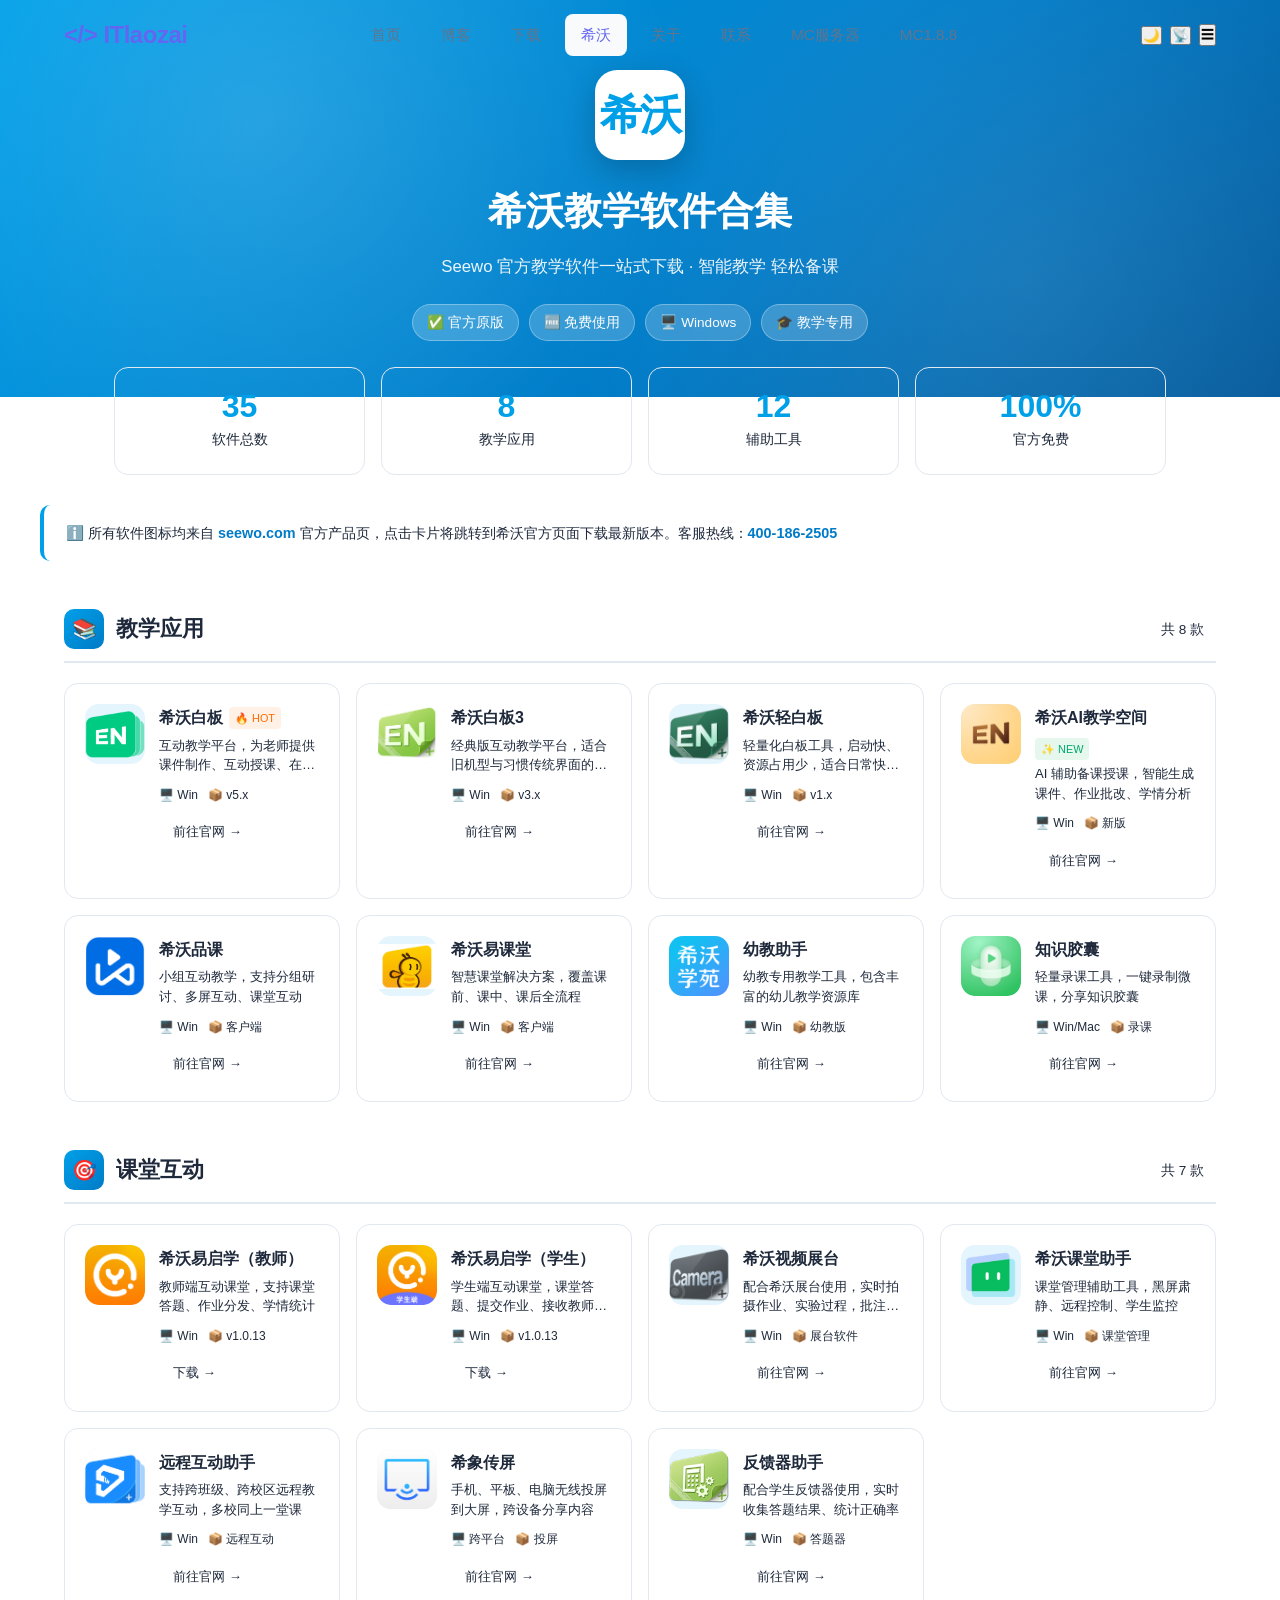
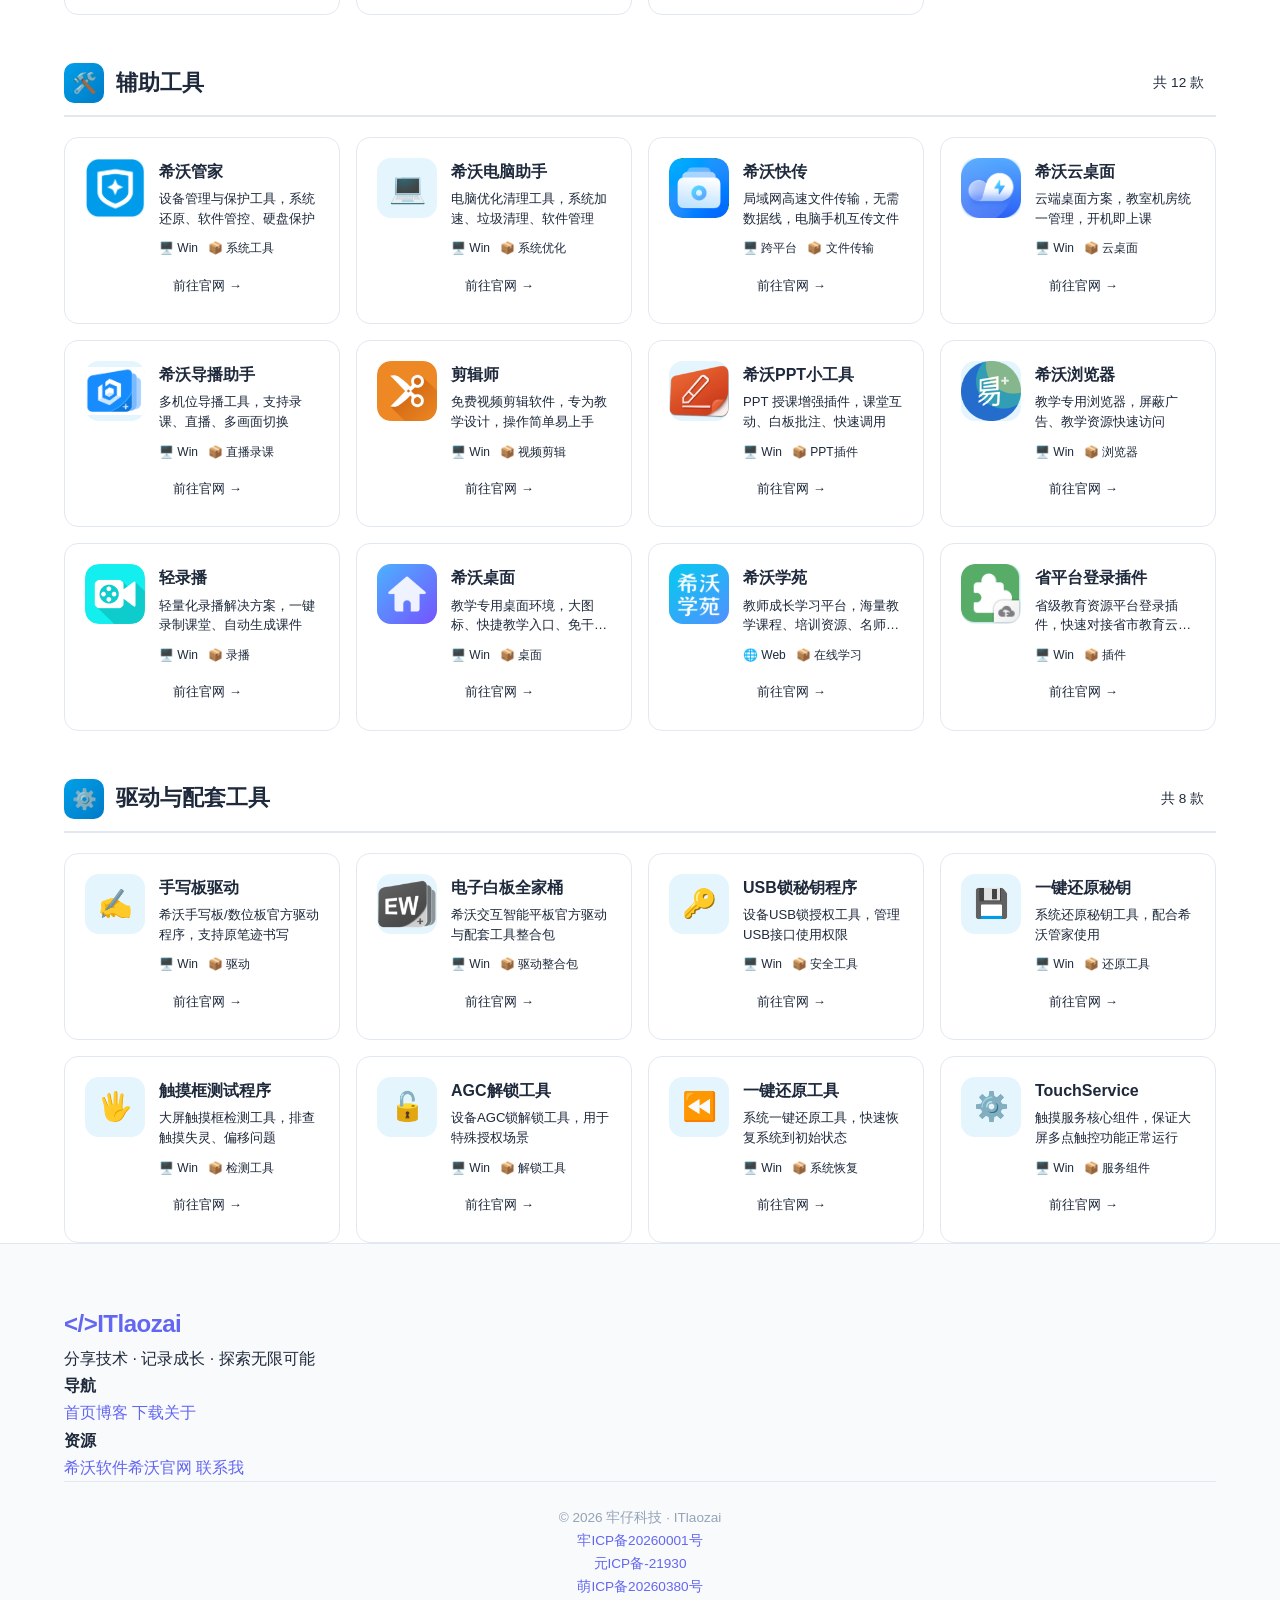
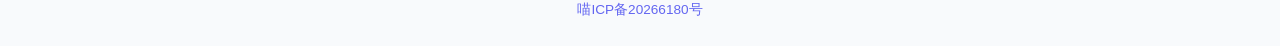
<file: seewo.html>
<!DOCTYPE html>
<html lang="zh-CN" data-theme="light">
<head>
  <meta charset="UTF-8">
  <meta name="viewport" content="width=device-width, initial-scale=1.0">
  <title>希沃教学软件合集 | 牢仔科技镜像站</title>
  <meta name="description" content="希沃官方教学软件一牢仔科技镜像站：希沃白板、AI教学空间、视频展台、课堂助手、易启学等35款官方正版软件。">
  <link rel="icon" href="assets/icon/icon.png" type="image/png">
  <link rel="stylesheet" href="assets/css/style.css">
  <style>
    /* ========== Seewo 页专属样式 ========== */
    :root{
      --seewo-blue:#00A0E9;
      --seewo-dark:#007BC7;
      --seewo-light:#E5F5FD;
    }
    [data-theme="dark"]{ --seewo-light:#0d2840; }

    /* 顶部 Hero */
    .seewo-hero{
      background: linear-gradient(135deg,#00A0E9 0%,#007BC7 60%,#005799 100%);
      color:#fff; padding:70px 24px 56px; text-align:center;
      position:relative; overflow:hidden;
    }
    .seewo-hero::before{
      content:""; position:absolute; inset:0;
      background:
        radial-gradient(circle at 20% 30%,rgba(255,255,255,.15),transparent 40%),
        radial-gradient(circle at 80% 70%,rgba(255,255,255,.1),transparent 45%);
      pointer-events:none;
    }
    .seewo-hero-inner{ position:relative; z-index:2; max-width:1100px; margin:0 auto; }
    .seewo-hero-logo{
      width:90px; height:90px; background:#fff; border-radius:22px;
      display:inline-flex; align-items:center; justify-content:center;
      font-size:42px; font-weight:800; color:var(--seewo-blue);
      box-shadow:0 10px 30px rgba(0,0,0,.2); margin-bottom:18px;
      letter-spacing:-2px;
    }
    .seewo-hero h1{ font-size:2.4rem; margin:0 0 10px; font-weight:700; }
    .seewo-hero .subtitle{ font-size:1.05rem; opacity:.92; margin-bottom:22px; }
    .seewo-badges{ display:flex; gap:10px; justify-content:center; flex-wrap:wrap; }
    .seewo-badges span{
      background:rgba(255,255,255,.2); backdrop-filter:blur(6px);
      padding:6px 14px; border-radius:20px; font-size:.85rem; border:1px solid rgba(255,255,255,.3);
    }

    /* 统计条 */
    .seewo-stats{
      max-width:1100px; margin:-30px auto 0; padding:0 24px;
      display:grid; grid-template-columns:repeat(4,1fr); gap:16px; position:relative; z-index:3;
    }
    .seewo-stat{
      background:var(--card-bg); border-radius:14px; padding:22px 16px;
      text-align:center; box-shadow:0 4px 20px var(--shadow);
      border:1px solid var(--border);
    }
    .seewo-stat .num{
      font-size:2rem; font-weight:800; color:var(--seewo-blue); line-height:1;
    }
    .seewo-stat .lbl{ font-size:.88rem; color:var(--text-secondary); margin-top:6px; }

    /* 板块标题 */
    .seewo-section{ max-width:1200px; margin:48px auto 0; padding:0 24px; }
    .seewo-section-title{
      display:flex; align-items:center; gap:12px; margin-bottom:20px;
      padding-bottom:12px; border-bottom:2px solid var(--border);
    }
    .seewo-section-title .icon{
      width:40px; height:40px; background:linear-gradient(135deg,var(--seewo-blue),var(--seewo-dark));
      color:#fff; border-radius:10px; display:flex; align-items:center; justify-content:center;
      font-size:20px;
    }
    .seewo-section-title h2{ margin:0; font-size:1.35rem; }
    .seewo-section-title .count{
      margin-left:auto; font-size:.85rem; color:var(--text-secondary);
      background:var(--bg-secondary); padding:4px 12px; border-radius:12px;
    }

    /* 软件网格 */
    .seewo-grid{
      display:grid; gap:16px;
      grid-template-columns:repeat(auto-fill,minmax(240px,1fr));
    }
    .seewo-card{
      background:var(--card-bg); border:1px solid var(--border); border-radius:14px;
      padding:20px; display:flex; gap:14px; align-items:flex-start;
      text-decoration:none; color:var(--text-primary);
      transition:all .25s ease; position:relative; overflow:hidden;
    }
    .seewo-card:hover{
      transform:translateY(-4px); box-shadow:0 10px 30px var(--shadow);
      border-color:var(--seewo-blue);
    }
    .seewo-card:hover .card-btn{ background:var(--seewo-blue); color:#fff; transform:translateX(4px); }
    .seewo-card-icon{
      flex-shrink:0; width:60px; height:60px; border-radius:14px;
      background:var(--seewo-light); display:flex; align-items:center; justify-content:center;
      overflow:hidden; font-size:28px;
    }
    .seewo-card-icon img{ width:100%; height:100%; object-fit:contain; }
    .seewo-card-body{ flex:1; min-width:0; }
    .seewo-card-name{
      font-size:1rem; font-weight:600; margin:0 0 4px;
      display:flex; align-items:center; gap:6px; flex-wrap:wrap;
    }
    .seewo-card-tag{
      font-size:.68rem; padding:2px 6px; border-radius:4px; font-weight:500;
    }
    .seewo-card-tag.hot{ background:#fff1e6; color:#ff6b00; }
    .seewo-card-tag.new{ background:#e6f7ed; color:#00a870; }
    .seewo-card-tag.free{ background:var(--seewo-light); color:var(--seewo-blue); }
    .seewo-card-desc{ font-size:.82rem; color:var(--text-secondary); margin:0 0 10px; line-height:1.5;
      display:-webkit-box; -webkit-line-clamp:2; -webkit-box-orient:vertical; overflow:hidden; }
    .seewo-card-meta{
      display:flex; gap:10px; font-size:.75rem; color:var(--text-secondary); margin-bottom:10px;
    }
    .card-btn{
      display:inline-flex; align-items:center; gap:4px;
      padding:6px 14px; border-radius:8px; background:var(--bg-secondary);
      color:var(--text-primary); font-size:.82rem; transition:all .25s;
    }

    /* 官方提示 */
    .seewo-notice{
      max-width:1200px; margin:30px auto 0; padding:16px 22px;
      background:linear-gradient(135deg,var(--seewo-light),var(--bg-secondary));
      border-left:4px solid var(--seewo-blue); border-radius:10px;
      font-size:.9rem; color:var(--text-primary);
    }
    .seewo-notice strong{ color:var(--seewo-dark); }

    @media (max-width:640px){
      .seewo-hero{ padding:50px 18px 40px; }
      .seewo-hero h1{ font-size:1.7rem; }
      .seewo-stats{ grid-template-columns:repeat(2,1fr); gap:10px; }
      .seewo-grid{ grid-template-columns:1fr; }
      .seewo-card{ padding:16px; }
      .seewo-card-icon{ width:52px; height:52px; }
    }
  </style>
</head>
<body>
  <!-- ============ 顶部导航栏：与首页/博客页完全一致 ============ -->
  <header class="navbar" id="navbar">
    <div class="container nav-container">
      <a href="index.html" class="logo">
        <span class="logo-mark">&lt;/&gt;</span>
        <span class="logo-text">ITlaozai</span>
      </a>
      <nav class="nav-menu" id="navMenu">
        <a href="index.html">首页</a>
        <a href="blog.html">博客</a>
        <a href="download.html">下载</a>
        <a href="seewo.html" class="active">希沃</a>
        <a href="about.html">关于</a>
        <a href="contact.html">联系</a>
        <a href="mc.html">MC服务器</a>
        <li><a href="webmc.html">MC1.8.8</a></li>
      </nav>
      <div class="nav-actions">
        <button class="theme-toggle" id="themeToggle" title="切换主题">🌙</button>
        <button class="rss-btn" id="rssBtn" title="RSS订阅">📡</button>
        <button class="menu-toggle" id="menuToggle" aria-label="菜单">☰</button>
      </div>
    </div>
  </header>

  <main>
    <!-- Hero -->
    <section class="seewo-hero">
      <div class="seewo-hero-inner">
        <div class="seewo-hero-logo">希沃</div>
        <h1>希沃教学软件合集</h1>
        <p class="subtitle">Seewo 官方教学软件一站式下载 · 智能教学 轻松备课</p>
        <div class="seewo-badges">
          <span>✅ 官方原版</span>
          <span>🆓 免费使用</span>
          <span>🖥️ Windows</span>
          <span>🎓 教学专用</span>
        </div>
      </div>
    </section>

    <!-- 统计条 -->
    <div class="seewo-stats">
      <div class="seewo-stat"><div class="num" data-target="35">0</div><div class="lbl">软件总数</div></div>
      <div class="seewo-stat"><div class="num" data-target="8">0</div><div class="lbl">教学应用</div></div>
      <div class="seewo-stat"><div class="num" data-target="12">0</div><div class="lbl">辅助工具</div></div>
      <div class="seewo-stat"><div class="num" data-target="100" data-suffix="%">0</div><div class="lbl">官方免费</div></div>
    </div>

    <!-- 官方提示 -->
    <div class="seewo-notice">
      ℹ️ 所有软件图标均来自 <strong>seewo.com</strong> 官方产品页，点击卡片将跳转到希沃官方页面下载最新版本。客服热线：<strong>400-186-2505</strong>
    </div>

    <!-- 教学应用 -->
    <section class="seewo-section" id="teach">
      <div class="seewo-section-title">
        <div class="icon">📚</div>
        <h2>教学应用</h2>
        <span class="count">共 8 款</span>
      </div>
      <div class="seewo-grid">
        <a class="seewo-card" href="https://easinote.seewo.com/" target="_blank" rel="noopener">
          <div class="seewo-card-icon"><img src="assets/img/seewo/xw-baiban.png" alt="希沃白板" onerror="this.replaceWith(Object.assign(document.createElement('span'),{textContent:'📝'}))"></div>
          <div class="seewo-card-body">
            <h3 class="seewo-card-name">希沃白板 <span class="seewo-card-tag hot">🔥 HOT</span></h3>
            <p class="seewo-card-desc">互动教学平台，为老师提供课件制作、互动授课、在线课堂等功能</p>
            <div class="seewo-card-meta"><span>🖥️ Win</span><span>📦 v5.x</span></div>
            <span class="card-btn">前往官网 →</span>
          </div>
        </a>
        <a class="seewo-card" href="https://e.seewo.com/product/EasiNote3" target="_blank" rel="noopener">
          <div class="seewo-card-icon"><img src="assets/img/seewo/en3.png" alt="希沃白板3" onerror="this.replaceWith(Object.assign(document.createElement('span'),{textContent:'📖'}))"></div>
          <div class="seewo-card-body">
            <h3 class="seewo-card-name">希沃白板3</h3>
            <p class="seewo-card-desc">经典版互动教学平台，适合旧机型与习惯传统界面的教师</p>
            <div class="seewo-card-meta"><span>🖥️ Win</span><span>📦 v3.x</span></div>
            <span class="card-btn">前往官网 →</span>
          </div>
        </a>
        <a class="seewo-card" href="https://e.seewo.com/product/EasiNote3c" target="_blank" rel="noopener">
          <div class="seewo-card-icon"><img src="assets/img/seewo/light-whiteboard.png" alt="希沃轻白板" onerror="this.replaceWith(Object.assign(document.createElement('span'),{textContent:'✏️'}))"></div>
          <div class="seewo-card-body">
            <h3 class="seewo-card-name">希沃轻白板</h3>
            <p class="seewo-card-desc">轻量化白板工具，启动快、资源占用少，适合日常快速板书</p>
            <div class="seewo-card-meta"><span>🖥️ Win</span><span>📦 v1.x</span></div>
            <span class="card-btn">前往官网 →</span>
          </div>
        </a>
        <a class="seewo-card" href="https://easinote.seewo.com/" target="_blank" rel="noopener">
          <div class="seewo-card-icon"><img src="assets/img/seewo/ai-space.png" alt="希沃AI教学空间" onerror="this.replaceWith(Object.assign(document.createElement('span'),{textContent:'🤖'}))"></div>
          <div class="seewo-card-body">
            <h3 class="seewo-card-name">希沃AI教学空间 <span class="seewo-card-tag new">✨ NEW</span></h3>
            <p class="seewo-card-desc">AI 辅助备课授课，智能生成课件、作业批改、学情分析</p>
            <div class="seewo-card-meta"><span>🖥️ Win</span><span>📦 新版</span></div>
            <span class="card-btn">前往官网 →</span>
          </div>
        </a>
        <a class="seewo-card" href="https://pinco.seewo.com/" target="_blank" rel="noopener">
          <div class="seewo-card-icon"><img src="assets/img/seewo/pinkee.png" alt="希沃品课" onerror="this.replaceWith(Object.assign(document.createElement('span'),{textContent:'🏫'}))"></div>
          <div class="seewo-card-body">
            <h3 class="seewo-card-name">希沃品课</h3>
            <p class="seewo-card-desc">小组互动教学，支持分组研讨、多屏互动、课堂互动</p>
            <div class="seewo-card-meta"><span>🖥️ Win</span><span>📦 客户端</span></div>
            <span class="card-btn">前往官网 →</span>
          </div>
        </a>
        <a class="seewo-card" href="https://class.seewo.com/" target="_blank" rel="noopener">
          <div class="seewo-card-icon"><img src="assets/img/seewo/yiketang.png" alt="希沃易课堂" onerror="this.replaceWith(Object.assign(document.createElement('span'),{textContent:'🎒'}))"></div>
          <div class="seewo-card-body">
            <h3 class="seewo-card-name">希沃易课堂</h3>
            <p class="seewo-card-desc">智慧课堂解决方案，覆盖课前、课中、课后全流程</p>
            <div class="seewo-card-meta"><span>🖥️ Win</span><span>📦 客户端</span></div>
            <span class="card-btn">前往官网 →</span>
          </div>
        </a>
        <a class="seewo-card" href="https://study.seewoedu.cn/" target="_blank" rel="noopener">
          <div class="seewo-card-icon"><img src="assets/img/seewo/xueyuan.png" alt="希沃学苑" onerror="this.replaceWith(Object.assign(document.createElement('span'),{textContent:'🎓'}))"></div>
          <div class="seewo-card-body">
            <h3 class="seewo-card-name">幼教助手</h3>
            <p class="seewo-card-desc">幼教专用教学工具，包含丰富的幼儿教学资源库</p>
            <div class="seewo-card-meta"><span>🖥️ Win</span><span>📦 幼教版</span></div>
            <span class="card-btn">前往官网 →</span>
          </div>
        </a>
        <a class="seewo-card" href="https://capsule.seewo.com/" target="_blank" rel="noopener">
          <div class="seewo-card-icon"><img src="assets/img/seewo/capsule.png" alt="知识胶囊" onerror="this.replaceWith(Object.assign(document.createElement('span'),{textContent:'💊'}))"></div>
          <div class="seewo-card-body">
            <h3 class="seewo-card-name">知识胶囊</h3>
            <p class="seewo-card-desc">轻量录课工具，一键录制微课，分享知识胶囊</p>
            <div class="seewo-card-meta"><span>🖥️ Win/Mac</span><span>📦 录课</span></div>
            <span class="card-btn">前往官网 →</span>
          </div>
        </a>
      </div>
    </section>

    <!-- 课堂互动 -->
    <section class="seewo-section" id="interact">
      <div class="seewo-section-title">
        <div class="icon">🎯</div>
        <h2>课堂互动</h2>
        <span class="count">共 7 款</span>
      </div>
      <div class="seewo-grid">
        <a class="seewo-card" href="https://imlizhi-store-https.seewo.com/SeewoYiQiXueTeacher_1.0.13.4013(20241205173754).exe" target="_blank" rel="noopener">
          <div class="seewo-card-icon"><img src="assets/img/seewo/yiqixue-teacher.png" alt="易启学教师端" onerror="this.replaceWith(Object.assign(document.createElement('span'),{textContent:'👨‍🏫'}))"></div>
          <div class="seewo-card-body">
            <h3 class="seewo-card-name">希沃易启学（教师）</h3>
            <p class="seewo-card-desc">教师端互动课堂，支持课堂答题、作业分发、学情统计</p>
            <div class="seewo-card-meta"><span>🖥️ Win</span><span>📦 v1.0.13</span></div>
            <span class="card-btn">下载 →</span>
          </div>
        </a>
        <a class="seewo-card" href="https://imlizhi-store-https.seewo.com/SeewoYiQiXueStudent_1.0.13.4013(20241205174334).exe" target="_blank" rel="noopener">
          <div class="seewo-card-icon"><img src="assets/img/seewo/yiqixue-student.png" alt="易启学学生端" onerror="this.replaceWith(Object.assign(document.createElement('span'),{textContent:'🧑‍🎓'}))"></div>
          <div class="seewo-card-body">
            <h3 class="seewo-card-name">希沃易启学（学生）</h3>
            <p class="seewo-card-desc">学生端互动课堂，课堂答题、提交作业、接收教师互动</p>
            <div class="seewo-card-meta"><span>🖥️ Win</span><span>📦 v1.0.13</span></div>
            <span class="card-btn">下载 →</span>
          </div>
        </a>
        <a class="seewo-card" href="https://e.seewo.com/product/EasiCamera" target="_blank" rel="noopener">
          <div class="seewo-card-icon"><img src="assets/img/seewo/video-camera.png" alt="视频展台" onerror="this.replaceWith(Object.assign(document.createElement('span'),{textContent:'📹'}))"></div>
          <div class="seewo-card-body">
            <h3 class="seewo-card-name">希沃视频展台</h3>
            <p class="seewo-card-desc">配合希沃展台使用，实时拍摄作业、实验过程，批注讲解</p>
            <div class="seewo-card-meta"><span>🖥️ Win</span><span>📦 展台软件</span></div>
            <span class="card-btn">前往官网 →</span>
          </div>
        </a>
        <a class="seewo-card" href="https://e.seewo.com/" target="_blank" rel="noopener">
          <div class="seewo-card-icon"><img src="assets/img/seewo/class-helper.png" alt="课堂助手" onerror="this.replaceWith(Object.assign(document.createElement('span'),{textContent:'💡'}))"></div>
          <div class="seewo-card-body">
            <h3 class="seewo-card-name">希沃课堂助手</h3>
            <p class="seewo-card-desc">课堂管理辅助工具，黑屏肃静、远程控制、学生监控</p>
            <div class="seewo-card-meta"><span>🖥️ Win</span><span>📦 课堂管理</span></div>
            <span class="card-btn">前往官网 →</span>
          </div>
        </a>
        <a class="seewo-card" href="https://www.seewo.com/product/detail/lb" target="_blank" rel="noopener">
          <div class="seewo-card-icon"><img src="assets/img/seewo/remote.png" alt="远程互动助手" onerror="this.replaceWith(Object.assign(document.createElement('span'),{textContent:'📡'}))"></div>
          <div class="seewo-card-body">
            <h3 class="seewo-card-name">远程互动助手</h3>
            <p class="seewo-card-desc">支持跨班级、跨校区远程教学互动，多校同上一堂课</p>
            <div class="seewo-card-meta"><span>🖥️ Win</span><span>📦 远程互动</span></div>
            <span class="card-btn">前往官网 →</span>
          </div>
        </a>
        <a class="seewo-card" href="https://e.seewo.com/" target="_blank" rel="noopener">
          <div class="seewo-card-icon"><img src="assets/img/seewo/chuanshiping.png" alt="希象传屏" onerror="this.replaceWith(Object.assign(document.createElement('span'),{textContent:'📱'}))"></div>
          <div class="seewo-card-body">
            <h3 class="seewo-card-name">希象传屏</h3>
            <p class="seewo-card-desc">手机、平板、电脑无线投屏到大屏，跨设备分享内容</p>
            <div class="seewo-card-meta"><span>🖥️ 跨平台</span><span>📦 投屏</span></div>
            <span class="card-btn">前往官网 →</span>
          </div>
        </a>
        <a class="seewo-card" href="https://e.seewo.com/" target="_blank" rel="noopener">
          <div class="seewo-card-icon"><img src="assets/img/seewo/fankui.png" alt="反馈器助手" onerror="this.replaceWith(Object.assign(document.createElement('span'),{textContent:'🗳️'}))"></div>
          <div class="seewo-card-body">
            <h3 class="seewo-card-name">反馈器助手</h3>
            <p class="seewo-card-desc">配合学生反馈器使用，实时收集答题结果、统计正确率</p>
            <div class="seewo-card-meta"><span>🖥️ Win</span><span>📦 答题器</span></div>
            <span class="card-btn">前往官网 →</span>
          </div>
        </a>
      </div>
    </section>

    <!-- 辅助工具 -->
    <section class="seewo-section" id="tools">
      <div class="seewo-section-title">
        <div class="icon">🛠️</div>
        <h2>辅助工具</h2>
        <span class="count">共 12 款</span>
      </div>
      <div class="seewo-grid">
        <a class="seewo-card" href="https://www.seewo.com/product/strategy/zhhb" target="_blank" rel="noopener">
          <div class="seewo-card-icon"><img src="assets/img/seewo/guanjia.png" alt="希沃管家" onerror="this.replaceWith(Object.assign(document.createElement('span'),{textContent:'🛡️'}))"></div>
          <div class="seewo-card-body">
            <h3 class="seewo-card-name">希沃管家</h3>
            <p class="seewo-card-desc">设备管理与保护工具，系统还原、软件管控、硬盘保护</p>
            <div class="seewo-card-meta"><span>🖥️ Win</span><span>📦 系统工具</span></div>
            <span class="card-btn">前往官网 →</span>
          </div>
        </a>
        <a class="seewo-card" href="https://e.seewo.com/" target="_blank" rel="noopener">
          <div class="seewo-card-icon"><span style="font-size:30px">💻</span></div>
          <div class="seewo-card-body">
            <h3 class="seewo-card-name">希沃电脑助手</h3>
            <p class="seewo-card-desc">电脑优化清理工具，系统加速、垃圾清理、软件管理</p>
            <div class="seewo-card-meta"><span>🖥️ Win</span><span>📦 系统优化</span></div>
            <span class="card-btn">前往官网 →</span>
          </div>
        </a>
        <a class="seewo-card" href="https://e.seewo.com/download/file?code=seewoFileTransfer" target="_blank" rel="noopener">
          <div class="seewo-card-icon"><img src="assets/img/seewo/kuaichuan.png" alt="希沃快传" onerror="this.replaceWith(Object.assign(document.createElement('span'),{textContent:'⚡'}))"></div>
          <div class="seewo-card-body">
            <h3 class="seewo-card-name">希沃快传</h3>
            <p class="seewo-card-desc">局域网高速文件传输，无需数据线，电脑手机互传文件</p>
            <div class="seewo-card-meta"><span>🖥️ 跨平台</span><span>📦 文件传输</span></div>
            <span class="card-btn">前往官网 →</span>
          </div>
        </a>
        <a class="seewo-card" href="https://d.seewo.com/" target="_blank" rel="noopener">
          <div class="seewo-card-icon"><img src="assets/img/seewo/yundesk.png" alt="希沃云桌面" onerror="this.replaceWith(Object.assign(document.createElement('span'),{textContent:'☁️'}))"></div>
          <div class="seewo-card-body">
            <h3 class="seewo-card-name">希沃云桌面</h3>
            <p class="seewo-card-desc">云端桌面方案，教室机房统一管理，开机即上课</p>
            <div class="seewo-card-meta"><span>🖥️ Win</span><span>📦 云桌面</span></div>
            <span class="card-btn">前往官网 →</span>
          </div>
        </a>
        <a class="seewo-card" href="https://e.seewo.com/" target="_blank" rel="noopener">
          <div class="seewo-card-icon"><img src="assets/img/seewo/daobo.png" alt="导播助手" onerror="this.replaceWith(Object.assign(document.createElement('span'),{textContent:'🎬'}))"></div>
          <div class="seewo-card-body">
            <h3 class="seewo-card-name">希沃导播助手</h3>
            <p class="seewo-card-desc">多机位导播工具，支持录课、直播、多画面切换</p>
            <div class="seewo-card-meta"><span>🖥️ Win</span><span>📦 直播录课</span></div>
            <span class="card-btn">前往官网 →</span>
          </div>
        </a>
        <a class="seewo-card" href="https://e.seewo.com/product/JJS" target="_blank" rel="noopener">
          <div class="seewo-card-icon"><img src="assets/img/seewo/jianjishi.png" alt="剪辑师" onerror="this.replaceWith(Object.assign(document.createElement('span'),{textContent:'🎞️'}))"></div>
          <div class="seewo-card-body">
            <h3 class="seewo-card-name">剪辑师</h3>
            <p class="seewo-card-desc">免费视频剪辑软件，专为教学设计，操作简单易上手</p>
            <div class="seewo-card-meta"><span>🖥️ Win</span><span>📦 视频剪辑</span></div>
            <span class="card-btn">前往官网 →</span>
          </div>
        </a>
        <a class="seewo-card" href="https://e.seewo.com/" target="_blank" rel="noopener">
          <div class="seewo-card-icon"><img src="assets/img/seewo/ppt-tool.png" alt="PPT小工具" onerror="this.replaceWith(Object.assign(document.createElement('span'),{textContent:'📊'}))"></div>
          <div class="seewo-card-body">
            <h3 class="seewo-card-name">希沃PPT小工具</h3>
            <p class="seewo-card-desc">PPT 授课增强插件，课堂互动、白板批注、快速调用</p>
            <div class="seewo-card-meta"><span>🖥️ Win</span><span>📦 PPT插件</span></div>
            <span class="card-btn">前往官网 →</span>
          </div>
        </a>
        <a class="seewo-card" href="https://e.seewo.com/" target="_blank" rel="noopener">
          <div class="seewo-card-icon"><img src="assets/img/seewo/browser.png" alt="希沃浏览器" onerror="this.replaceWith(Object.assign(document.createElement('span'),{textContent:'🌐'}))"></div>
          <div class="seewo-card-body">
            <h3 class="seewo-card-name">希沃浏览器</h3>
            <p class="seewo-card-desc">教学专用浏览器，屏蔽广告、教学资源快速访问</p>
            <div class="seewo-card-meta"><span>🖥️ Win</span><span>📦 浏览器</span></div>
            <span class="card-btn">前往官网 →</span>
          </div>
        </a>
        <a class="seewo-card" href="https://e.seewo.com/" target="_blank" rel="noopener">
          <div class="seewo-card-icon"><img src="assets/img/seewo/light-record.png" alt="轻录播" onerror="this.replaceWith(Object.assign(document.createElement('span'),{textContent:'🎥'}))"></div>
          <div class="seewo-card-body">
            <h3 class="seewo-card-name">轻录播</h3>
            <p class="seewo-card-desc">轻量化录播解决方案，一键录制课堂、自动生成课件</p>
            <div class="seewo-card-meta"><span>🖥️ Win</span><span>📦 录播</span></div>
            <span class="card-btn">前往官网 →</span>
          </div>
        </a>
        <a class="seewo-card" href="https://e.seewo.com/" target="_blank" rel="noopener">
          <div class="seewo-card-icon"><img src="assets/img/seewo/seewo-desktop.png" alt="希沃桌面" onerror="this.replaceWith(Object.assign(document.createElement('span'),{textContent:'🖼️'}))"></div>
          <div class="seewo-card-body">
            <h3 class="seewo-card-name">希沃桌面</h3>
            <p class="seewo-card-desc">教学专用桌面环境，大图标、快捷教学入口、免干扰模式</p>
            <div class="seewo-card-meta"><span>🖥️ Win</span><span>📦 桌面</span></div>
            <span class="card-btn">前往官网 →</span>
          </div>
        </a>
        <a class="seewo-card" href="https://study.seewoedu.cn/" target="_blank" rel="noopener">
          <div class="seewo-card-icon"><img src="assets/img/seewo/xueyuan.png" alt="希沃学苑" onerror="this.replaceWith(Object.assign(document.createElement('span'),{textContent:'📚'}))"></div>
          <div class="seewo-card-body">
            <h3 class="seewo-card-name">希沃学苑</h3>
            <p class="seewo-card-desc">教师成长学习平台，海量教学课程、培训资源、名师讲座</p>
            <div class="seewo-card-meta"><span>🌐 Web</span><span>📦 在线学习</span></div>
            <span class="card-btn">前往官网 →</span>
          </div>
        </a>
        <a class="seewo-card" href="https://e.seewo.com/" target="_blank" rel="noopener">
          <div class="seewo-card-icon"><img src="assets/img/seewo/province-plugin.png" alt="省平台登录插件" onerror="this.replaceWith(Object.assign(document.createElement('span'),{textContent:'🔌'}))"></div>
          <div class="seewo-card-body">
            <h3 class="seewo-card-name">省平台登录插件</h3>
            <p class="seewo-card-desc">省级教育资源平台登录插件，快速对接省市教育云平台</p>
            <div class="seewo-card-meta"><span>🖥️ Win</span><span>📦 插件</span></div>
            <span class="card-btn">前往官网 →</span>
          </div>
        </a>
      </div>
    </section>

    <!-- 驱动插件 -->
    <section class="seewo-section" id="drivers">
      <div class="seewo-section-title">
        <div class="icon">⚙️</div>
        <h2>驱动与配套工具</h2>
        <span class="count">共 8 款</span>
      </div>
      <div class="seewo-grid">
        <a class="seewo-card" href="https://e.seewo.com/" target="_blank" rel="noopener">
          <div class="seewo-card-icon"><span style="font-size:28px">✍️</span></div>
          <div class="seewo-card-body">
            <h3 class="seewo-card-name">手写板驱动</h3>
            <p class="seewo-card-desc">希沃手写板/数位板官方驱动程序，支持原笔迹书写</p>
            <div class="seewo-card-meta"><span>🖥️ Win</span><span>📦 驱动</span></div>
            <span class="card-btn">前往官网 →</span>
          </div>
        </a>
        <a class="seewo-card" href="https://e.seewo.com/" target="_blank" rel="noopener">
          <div class="seewo-card-icon"><img src="assets/img/seewo/whiteboard-suite.png" alt="电子白板全家桶" onerror="this.replaceWith(Object.assign(document.createElement('span'),{textContent:'📟'}))"></div>
          <div class="seewo-card-body">
            <h3 class="seewo-card-name">电子白板全家桶</h3>
            <p class="seewo-card-desc">希沃交互智能平板官方驱动与配套工具整合包</p>
            <div class="seewo-card-meta"><span>🖥️ Win</span><span>📦 驱动整合包</span></div>
            <span class="card-btn">前往官网 →</span>
          </div>
        </a>
        <a class="seewo-card" href="https://e.seewo.com/" target="_blank" rel="noopener">
          <div class="seewo-card-icon"><span style="font-size:28px">🔑</span></div>
          <div class="seewo-card-body">
            <h3 class="seewo-card-name">USB锁秘钥程序</h3>
            <p class="seewo-card-desc">设备USB锁授权工具，管理USB接口使用权限</p>
            <div class="seewo-card-meta"><span>🖥️ Win</span><span>📦 安全工具</span></div>
            <span class="card-btn">前往官网 →</span>
          </div>
        </a>
        <a class="seewo-card" href="https://e.seewo.com/" target="_blank" rel="noopener">
          <div class="seewo-card-icon"><span style="font-size:28px">💾</span></div>
          <div class="seewo-card-body">
            <h3 class="seewo-card-name">一键还原秘钥</h3>
            <p class="seewo-card-desc">系统还原秘钥工具，配合希沃管家使用</p>
            <div class="seewo-card-meta"><span>🖥️ Win</span><span>📦 还原工具</span></div>
            <span class="card-btn">前往官网 →</span>
          </div>
        </a>
        <a class="seewo-card" href="https://e.seewo.com/" target="_blank" rel="noopener">
          <div class="seewo-card-icon"><span style="font-size:28px">🖐️</span></div>
          <div class="seewo-card-body">
            <h3 class="seewo-card-name">触摸框测试程序</h3>
            <p class="seewo-card-desc">大屏触摸框检测工具，排查触摸失灵、偏移问题</p>
            <div class="seewo-card-meta"><span>🖥️ Win</span><span>📦 检测工具</span></div>
            <span class="card-btn">前往官网 →</span>
          </div>
        </a>
        <a class="seewo-card" href="https://e.seewo.com/" target="_blank" rel="noopener">
          <div class="seewo-card-icon"><span style="font-size:28px">🔓</span></div>
          <div class="seewo-card-body">
            <h3 class="seewo-card-name">AGC解锁工具</h3>
            <p class="seewo-card-desc">设备AGC锁解锁工具，用于特殊授权场景</p>
            <div class="seewo-card-meta"><span>🖥️ Win</span><span>📦 解锁工具</span></div>
            <span class="card-btn">前往官网 →</span>
          </div>
        </a>
        <a class="seewo-card" href="https://e.seewo.com/" target="_blank" rel="noopener">
          <div class="seewo-card-icon"><span style="font-size:28px">⏪</span></div>
          <div class="seewo-card-body">
            <h3 class="seewo-card-name">一键还原工具</h3>
            <p class="seewo-card-desc">系统一键还原工具，快速恢复系统到初始状态</p>
            <div class="seewo-card-meta"><span>🖥️ Win</span><span>📦 系统恢复</span></div>
            <span class="card-btn">前往官网 →</span>
          </div>
        </a>
        <a class="seewo-card" href="https://e.seewo.com/" target="_blank" rel="noopener">
          <div class="seewo-card-icon"><span style="font-size:28px">⚙️</span></div>
          <div class="seewo-card-body">
            <h3 class="seewo-card-name">TouchService</h3>
            <p class="seewo-card-desc">触摸服务核心组件，保证大屏多点触控功能正常运行</p>
            <div class="seewo-card-meta"><span>🖥️ Win</span><span>📦 服务组件</span></div>
            <span class="card-btn">前往官网 →</span>
          </div>
        </a>
      </div>
    </section>
  </main>

  <!-- Footer -->
  <footer class="footer">
    <div class="container">
      <div class="footer-content">
        <div class="footer-brand">
          <div class="logo"><span class="logo-mark">&lt;/&gt;</span><span class="logo-text">ITlaozai</span></div>
          <p>分享技术 · 记录成长 · 探索无限可能</p>
        </div>
        <div class="footer-links">
          <div class="footer-col">
            <h4>导航</h4>
             <a href="index.html">首页</a><a href="blog.html">博客</a>
             <a href="download.html">下载</a><a href="about.html">关于</a>
          </div>
          <div class="footer-col">
            <h4>资源</h4>
             <a href="seewo.html">希沃软件</a><a href="https://www.seewo.com/" target="_blank" rel="noopener">希沃官网</a>
             <a href="contact.html">联系我</a>
          </div>
        </div>
      </div>
      <div class="footer-bottom">
       <p>© 2026 牢仔科技 · ITlaozai</p>
       <p><a href="https://laozai-icp.de5.net" target="_blank">牢ICP备20260001号</a></p>
       <p><a href="https://icp.6uu.us/query.php?icp_number=%E5%85%83-21930" target="_blank" rel="noopener noreferrer">元ICP备-21930</a></p>
       <p><a href="https://icp.gov.moe/?keyword=20260380" target="_blank">萌ICP备20260380号</a></p>
       <p><a href="https://icp.hentioe.dev/sites/20266180" target="_blank">喵ICP备20266180号</a></p>
      </div>
    </div>
  </footer>

  <script src="assets/js/main.js"></script>
  <script>
    // 数字滚动动画
    document.addEventListener('DOMContentLoaded', () => {
      document.querySelectorAll('.seewo-stat .num').forEach(el => {
        const target = parseInt(el.dataset.target);
        const suffix = el.dataset.suffix || '';
        let current = 0;
        const step = Math.max(1, Math.ceil(target / 40));
        const timer = setInterval(() => {
          current += step;
          if (current >= target) { current = target; clearInterval(timer); }
          el.textContent = current + suffix;
        }, 30);
      });
      // 卡片点击 toast 提示
      document.querySelectorAll('.seewo-card').forEach(card => {
        card.addEventListener('click', () => {
          showToast && showToast('正在跳转到希沃官网下载...');
        });
      });
    });
  </script>
</body>
</html>
</file>
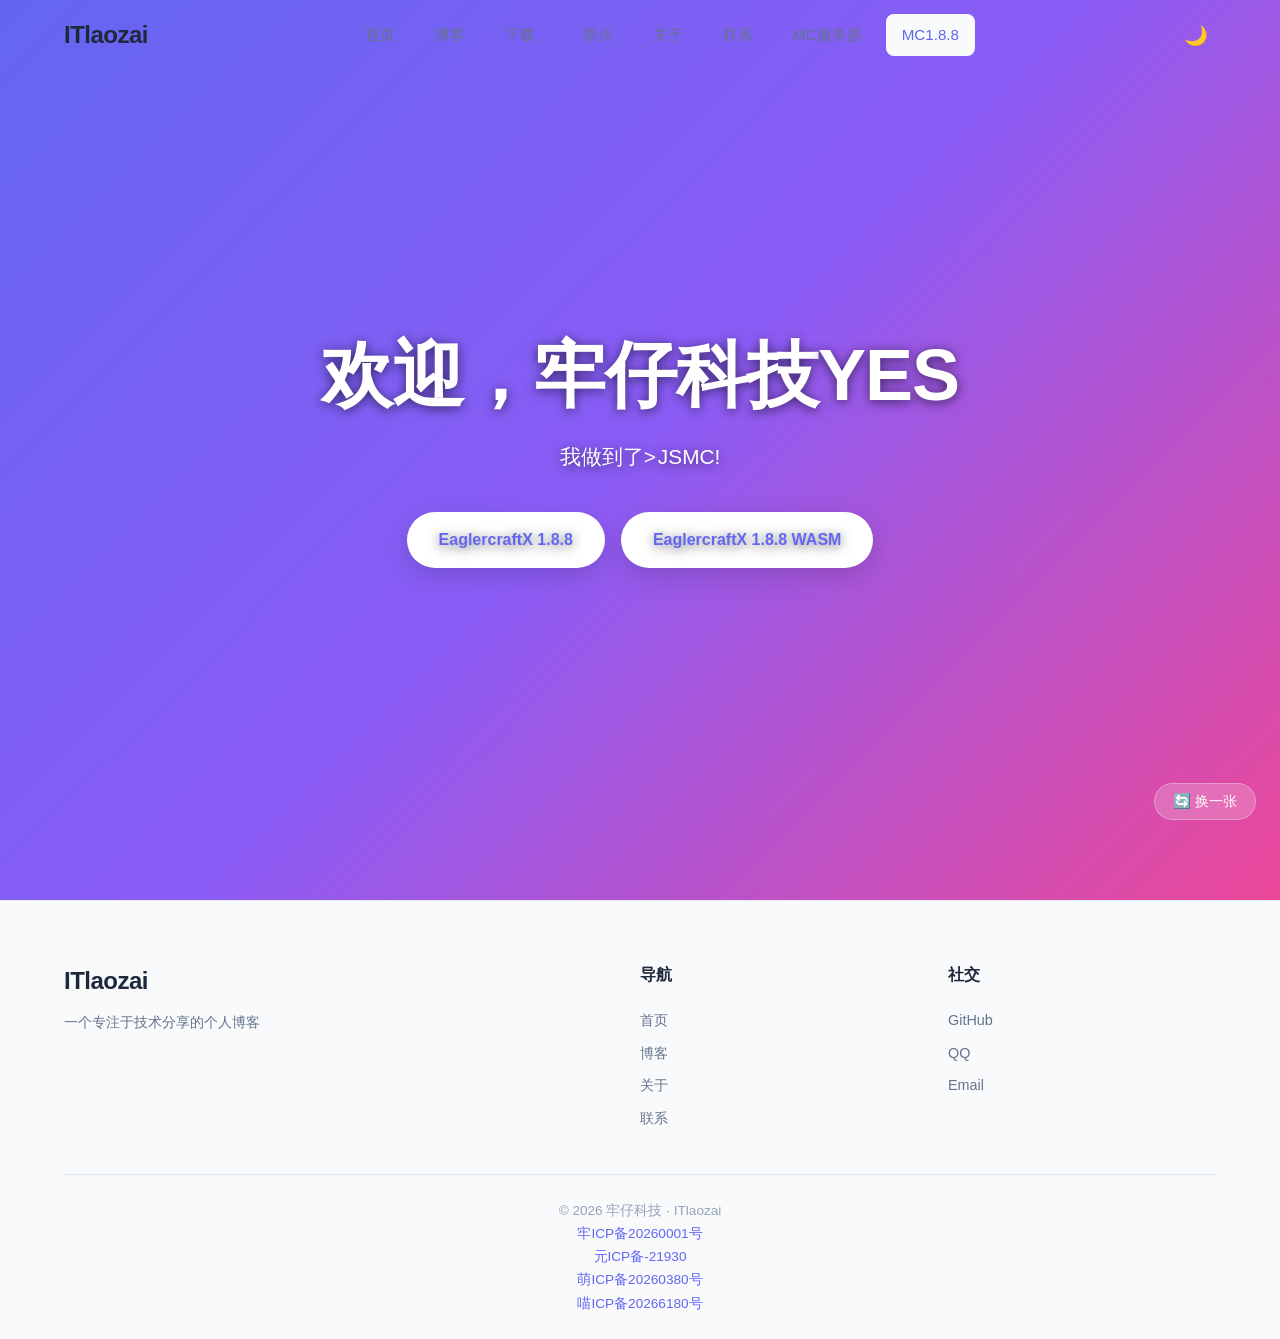
<file: webmc.html>
<!DOCTYPE html>
<html lang="zh-CN">
<head>
<meta charset="UTF-8">
<meta name="viewport" content="width=device-width, initial-scale=1.0">
<title>JSMC - 牢仔科技</title>
<link rel="icon" href="assets/icon/icon.png" type="image/png">
<link rel="stylesheet" href="assets/css/style.css">
</head>
<body>

  </head>
<body>
<nav class="navbar" id="navbar">
  <div class="nav-container">
    <a href="index.html" class="logo">ITlaozai<span></span></a>
    <ul class="nav-menu" id="navMenu">
      <li><a href="index.html">首页</a></li>
      <li><a href="blog.html">博客</a></li>
      <li><a href="download.html">下载</a><li>
      <li><a href="seewo.html">希沃</a></li>
      <li><a href="about.html">关于</a></li>
      <li><a href="contact.html">联系</a></li>
      <li><a href="mc.html">MC服务器</a></li>
      <li><a href="webmc.html" class="active">MC1.8.8</a></li>
    </ul>
    <div class="nav-actions">
      <button id="themeToggle" class="icon-btn" title="切换主题">
        <span class="theme-icon">🌙</span>
      </button>      
      <button class="hamburger" id="hamburger">☰</button>
    </div>
  </div>
</nav>

<section class="hero" id="hero">
  <div class="hero-bg" id="heroBg"></div>
  <button class="bg-switch-btn" id="bgSwitch" title="换一张背景图">🔄 换一张</button>
  <div class="hero-content">
    <h1 class="hero-title">欢迎，牢仔科技<span class="cursor">YES</span></h1>
    <p class="hero-subtitle">我做到了><span class="typed-text"><span class="type-cursor">JSMC!</span></p>
    <div class="hero-actions">
      <a href="mc1.8.8.html" class="btn btn-primary">EaglercraftX 1.8.8</a>
      <a href="mc1.8.8wasm.html" class="btn btn-primary">EaglercraftX 1.8.8</n> WASM</a>
    </div>
  </div> 
</section>
  
<footer class="footer">
  <div class="container">
    <div class="footer-grid">
      <div>
        <h3 class="logo">ITlaozai<span></span></h3>
        <p>一个专注于技术分享的个人博客</p>
      </div>
      <div>
        <h4>导航</h4>
        <a href="index.html">首页</a><a href="blog.html">博客</a>
        <a href="about.html">关于</a><a href="contact.html">联系</a>
      </div>
      <div>
        <h4>社交</h4>
        <a href="https://github.com/jingluohuan" target="_blank" rel="noopener">GitHub</a><a href="contact.html">QQ</a><a href="mailto:q18869858990@qq.com">Email</a>
      </div>
    </div>
    <div class="footer-bottom">
      <p>© 2026 牢仔科技 · ITlaozai</p>
      <p><a href="https://laozai-icp.de5.net" target="_blank">牢ICP备20260001号</a></p>
      <p><a href="https://icp.6uu.us/query.php?icp_number=%E5%85%83-21930" target="_blank" rel="noopener noreferrer">元ICP备-21930</a></p>
      <p><a href="https://icp.gov.moe/?keyword=20260380" target="_blank">萌ICP备20260380号</a></p>
      <p><a href="https://icp.hentioe.dev/sites/20266180" target="_blank">喵ICP备20266180号</a></p>
    </div>
  </div>
</footer>

<script src="assets/js/main.js"></script>
<script>
  document.addEventListener('DOMContentLoaded', () => { initHome(); });
</script>
</body>
</html>
</file>
<file: assets/css/style.css>
/* ===== Reset & Variables ===== */
*,*::before,*::after{box-sizing:border-box;margin:0;padding:0}
:root{
  --bg:#ffffff;--bg-alt:#f8fafc;--bg-card:#ffffff;
  --text:#1e293b;--text-light:#64748b;--text-muted:#94a3b8;
  --primary:#6366f1;--primary-dark:#4f46e5;--primary-light:#818cf8;
  --accent:#8b5cf6;
  --border:#e2e8f0;--shadow:0 4px 20px rgba(99,102,241,0.08);
  --shadow-lg:0 10px 40px rgba(99,102,241,0.12);
  --radius:12px;--radius-sm:8px;
  --nav-height:70px;
  --code-bg:#f1f5f9;
  --transition:all 0.3s cubic-bezier(.4,0,.2,1);
}
[data-theme="dark"]{
  --bg:#0f172a;--bg-alt:#1e293b;--bg-card:#1e293b;
  --text:#f1f5f9;--text-light:#cbd5e1;--text-muted:#94a3b8;
  --primary:#818cf8;--primary-dark:#6366f1;--primary-light:#a5b4fc;
  --accent:#a78bfa;
  --border:#334155;--shadow:0 4px 20px rgba(0,0,0,0.3);
  --shadow-lg:0 10px 40px rgba(0,0,0,0.4);
  --code-bg:#0f172a;
}
html{scroll-behavior:smooth}
body{
  font-family:-apple-system,BlinkMacSystemFont,"Segoe UI","PingFang SC","Hiragino Sans GB","Microsoft YaHei",sans-serif;
  background:var(--bg);color:var(--text);line-height:1.7;overflow-x:hidden;
  transition:background .3s,color .3s;
}
a{color:var(--primary);text-decoration:none;transition:var(--transition)}
a:hover{color:var(--primary-dark)}
img{max-width:100%;display:block}
.container{max-width:1200px;margin:0 auto;padding:0 24px}

/* ===== Navbar ===== */
.navbar{
  position:fixed;top:0;left:0;right:0;height:var(--nav-height);z-index:1000;
  transition:var(--transition);
}
.navbar-solid{background:var(--bg-card);box-shadow:var(--shadow)}
.navbar.scrolled{background:var(--bg-card);box-shadow:var(--shadow);backdrop-filter:blur(12px)}
.nav-container{max-width:1200px;margin:0 auto;padding:0 24px;height:100%;display:flex;align-items:center;justify-content:space-between}
.logo{font-size:1.5rem;font-weight:800;color:var(--text);letter-spacing:-.5px}
.logo span{color:var(--primary)}
.nav-menu{display:flex;gap:8px;list-style:none}
.nav-menu a{
  display:block;padding:8px 16px;border-radius:var(--radius-sm);
  color:var(--text-light);font-weight:500;font-size:.95rem;transition:var(--transition);
}
.nav-menu a:hover,.nav-menu a.active{color:var(--primary);background:var(--bg-alt)}
.nav-actions{display:flex;align-items:center;gap:8px}
.icon-btn{
  width:40px;height:40px;border:none;border-radius:50%;background:transparent;
  font-size:1.2rem;cursor:pointer;display:flex;align-items:center;justify-content:center;
  transition:var(--transition);
}
.icon-btn:hover{background:var(--bg-alt);transform:scale(1.1)}
.hamburger{display:none;background:none;border:none;font-size:1.5rem;cursor:pointer;color:var(--text)}

/* ===== Hero ===== */
.hero{
  position:relative;min-height:100vh;display:flex;align-items:center;justify-content:center;
  overflow:hidden;color:#fff;
}
.hero-bg{position:absolute;inset:0;background-size:cover;background-position:center;transition:opacity 1s ease}
.hero-content{position:relative;z-index:2;text-align:center;padding:0 24px;max-width:800px;text-shadow:0 2px 12px rgba(0,0,0,.6)}
.hero-title{font-size:clamp(2.5rem,6vw,4.5rem);font-weight:800;margin-bottom:20px;letter-spacing:-1px;line-height:1.2}
.cursor{color:#fff;animation:blink 1s infinite}
@keyframes blink{0%,50%{opacity:1}51%,100%{opacity:0}}
.hero-subtitle{font-size:clamp(1rem,2vw,1.3rem);margin-bottom:36px;font-weight:400;min-height:1.8em}
.typed-text{display:inline}
.type-cursor{display:inline-block;margin-left:2px;font-weight:300;animation:typeBlink .8s infinite}
@keyframes typeBlink{0%,50%{opacity:1}51%,100%{opacity:0}}
.hero-actions{display:flex;gap:16px;justify-content:center;flex-wrap:wrap}
.btn{
  display:inline-block;padding:14px 32px;border-radius:50px;font-weight:600;font-size:1rem;
  cursor:pointer;border:none;transition:var(--transition);text-align:center;
}
.btn-primary{background:#fff;color:var(--primary);box-shadow:0 8px 24px rgba(0,0,0,.15)}
.btn-primary:hover{transform:translateY(-2px);box-shadow:0 12px 32px rgba(0,0,0,.2);background:#fff;color:var(--primary-dark)}
.btn-outline{background:transparent;color:var(--primary);border:2px solid var(--primary)}
.btn-outline:hover{background:var(--primary);border-color:var(--primary);color:#fff}
.hero .btn-outline{background:transparent;color:#fff;border:2px solid rgba(255,255,255,.6)}
.hero .btn-outline:hover{background:rgba(255,255,255,.15);border-color:#fff;color:#fff}
.btn-full{width:100%}
.bg-switch-btn{
  position:absolute;bottom:80px;right:24px;z-index:3;
  background:rgba(255,255,255,.2);backdrop-filter:blur(10px);
  border:1px solid rgba(255,255,255,.3);color:#fff;
  padding:8px 18px;border-radius:50px;cursor:pointer;font-size:.9rem;
  transition:var(--transition);
}
.bg-switch-btn:hover{background:rgba(255,255,255,.3);transform:scale(1.05)}
.scroll-hint{
  position:absolute;bottom:30px;left:50%;transform:translateX(-50%);z-index:2;
  font-size:1.5rem;animation:bounce 2s infinite;opacity:.8;
}
@keyframes bounce{0%,20%,50%,80%,100%{transform:translateX(-50%) translateY(0)}40%{transform:translateX(-50%) translateY(-10px)}60%{transform:translateX(-50%) translateY(-5px)}}

/* ===== Section ===== */
.section{padding:80px 0}
.section-alt{background:var(--bg-alt)}
.section-header{display:flex;justify-content:space-between;align-items:center;margin-bottom:40px}
.section-header h2{font-size:2rem;font-weight:700;position:relative}
.section-header h2::after{
  content:'';position:absolute;bottom:-8px;left:0;width:50px;height:4px;
  background:linear-gradient(90deg,var(--primary),var(--accent));border-radius:2px;
}
.view-all{font-weight:500;color:var(--primary)}

/* ===== Posts Grid ===== */
.posts-grid{display:grid;grid-template-columns:repeat(auto-fill,minmax(320px,1fr));gap:28px}
.post-card{
  background:var(--bg-card);border-radius:var(--radius);overflow:hidden;
  box-shadow:var(--shadow);transition:var(--transition);cursor:pointer;
  border:1px solid var(--border);
}
.post-card:hover{transform:translateY(-6px);box-shadow:var(--shadow-lg)}
.post-card-image{
  height:200px;background-size:cover;background-position:center;position:relative;overflow:hidden;
}
.post-card-image::after{
  content:'';position:absolute;inset:0;
  background:linear-gradient(180deg,transparent 40%,rgba(0,0,0,.45) 100%);
}
.post-card-body{padding:24px}
.post-cat-tag{
  display:inline-block;padding:4px 12px;border-radius:50px;font-size:.75rem;font-weight:600;
  background:var(--bg-alt);color:var(--primary);margin-bottom:12px;
}
.post-card h3{font-size:1.2rem;margin-bottom:10px;line-height:1.5;color:var(--text)}
.post-card p{color:var(--text-light);font-size:.9rem;margin-bottom:16px;display:-webkit-box;-webkit-line-clamp:2;-webkit-box-orient:vertical;overflow:hidden}
.post-meta{display:flex;justify-content:space-between;align-items:center;font-size:.8rem;color:var(--text-muted)}
.load-more-wrap{text-align:center;margin-top:36px}
.load-more-wrap .btn{transition:all .3s ease}
.load-more-wrap .btn:hover{transform:translateY(-2px)}
#latestPosts{transition:opacity .3s ease, transform .3s ease}
.post-tags{display:flex;gap:6px;flex-wrap:wrap}
.post-tags span{background:var(--bg-alt);padding:2px 8px;border-radius:4px;font-size:.75rem}

/* ===== Categories ===== */
.categories-grid{display:grid;grid-template-columns:repeat(auto-fit,minmax(250px,1fr));gap:24px}
.category-card{
  background:var(--bg-card);border-radius:var(--radius);padding:32px 24px;text-align:center;
  transition:var(--transition);border:1px solid var(--border));cursor:pointer;display:block;color:var(--text);
}
.category-card:hover{transform:translateY(-4px);box-shadow:var(--shadow-lg);color:var(--cat-color,var(--primary))}
.cat-icon{font-size:3rem;margin-bottom:16px}
.category-card h3{font-size:1.2rem;margin-bottom:8px;color:var(--cat-color,var(--primary))}
.category-card p{color:var(--text-light);font-size:.9rem}

/* ===== Page Header ===== */
.page-header{
  margin-top:var(--nav-height);padding:60px 0 40px;
  background:linear-gradient(135deg,var(--primary),var(--accent));color:#fff;
}
.page-header h1{font-size:2.5rem;margin-bottom:8px}
.page-header p{opacity:.9;font-size:1.1rem}

/* ===== Blog Layout ===== */
.blog-layout{display:grid;grid-template-columns:1fr 300px;gap:40px}
.search-box{position:relative;margin-bottom:24px}
.search-input{
  width:100%;padding:14px 20px 14px 48px;border:2px solid var(--border);border-radius:50px;
  font-size:1rem;background:var(--bg-card);color:var(--text);transition:var(--transition);outline:none;
}
.search-input:focus{border-color:var(--primary);box-shadow:0 0 0 4px rgba(99,102,241,.1)}
.search-icon{position:absolute;left:20px;top:50%;transform:translateY(-50%);font-size:1rem}
.active-filter{
  background:linear-gradient(90deg,var(--primary),var(--accent));color:#fff;
  padding:8px 16px;border-radius:var(--radius-sm);margin-bottom:16px;
  display:inline-flex;align-items:center;gap:8px;font-size:.9rem;
}
.active-filter .clear{cursor:pointer;opacity:.8;margin-left:8px}
.search-results-info{color:var(--text-light);margin-bottom:16px;font-size:.9rem}
.search-results-info strong{color:var(--primary)}
.posts-list .post-card{margin-bottom:20px}
.posts-list .post-card{display:flex;flex-direction:row}
.posts-list .post-card-image{width:260px;min-width:260px;height:auto;min-height:200px}
.posts-list .post-card-body{flex:1}
mark{background:rgba(251,191,36,.3);color:inherit;padding:0 2px;border-radius:2px}

/* ===== Sidebar ===== */
.blog-sidebar{position:sticky;top:calc(var(--nav-height) + 20px);align-self:start}
.widget{background:var(--bg-card);border-radius:var(--radius);padding:24px;margin-bottom:24px;border:1px solid var(--border);box-shadow:var(--shadow)}
.widget h3{font-size:1.1rem;margin-bottom:16px;color:var(--text)}
.cat-list{list-style:none}
.cat-list li{display:flex;justify-content:space-between;padding:8px 0;border-bottom:1px solid var(--border);cursor:pointer;transition:var(--transition)}
.cat-list li:last-child{border-bottom:none}
.cat-list li:hover{color:var(--primary);padding-left:8px}
.cat-list li .count{background:var(--bg-alt);padding:2px 10px;border-radius:50px;font-size:.8rem;color:var(--text-light)}
.tag-cloud{display:flex;gap:8px;flex-wrap:wrap}
.tag-cloud span{
  padding:6px 14px;background:var(--bg-alt);border-radius:50px;font-size:.85rem;
  cursor:pointer;transition:var(--transition);color:var(--text-light);
}
.tag-cloud span:hover{background:var(--primary);color:#fff;transform:scale(1.05)}
.recent-list{list-style:none}
.recent-list li{padding:10px 0;border-bottom:1px solid var(--border))}
.recent-list li:last-child{border-bottom:none}
.recent-list a{color:var(--text);font-size:.9rem;display:block;line-height:1.5}
.recent-list a:hover{color:var(--primary)}
.recent-list .date{font-size:.75rem;color:var(--text-muted);margin-top:4px;display:block}

/* ===== No Results ===== */
.no-results{text-align:center;padding:60px 20px;color:var(--text-light)}

/* ===== Article ===== */
.article-container{max-width:800px;margin:calc(var(--nav-height) + 40px) auto 40px;padding:0 24px}
.article-header{margin-bottom:40px;padding-bottom:24px;border-bottom:1px solid var(--border)}
.article-meta{display:flex;gap:16px;color:var(--text-muted);font-size:.9rem;margin-bottom:16px;flex-wrap:wrap}
.article-meta span{display:flex;align-items:center;gap:4px}
.article-meta .cat-tag{background:var(--primary);color:#fff;padding:2px 12px;border-radius:50px;font-size:.8rem}
.article-header h1{font-size:clamp(1.8rem,4vw,2.5rem);line-height:1.3;margin-bottom:16px}
.article-body{font-size:1.05rem;line-height:1.8;color:var(--text)}
.article-body h1,.article-body h2,.article-body h3,.article-body h4{margin:1.6em 0 .8em;line-height:1.3;color:var(--text)}
.article-body h2{font-size:1.6rem;border-bottom:2px solid var(--primary);padding-bottom:8px}
.article-body h3{font-size:1.3rem;color:var(--primary)}
.article-body p{margin-bottom:1.2em}
.article-body ul,.article-body ol{margin:1em 0 1.2em 1.5em}
.article-body li{margin-bottom:.4em}
.article-body a{color:var(--primary);border-bottom:1px dashed var(--primary)}
.article-body a:hover{border-bottom-style:solid}
.article-body blockquote{
  border-left:4px solid var(--primary);background:var(--bg-alt);
  padding:16px 20px;margin:1.2em 0;border-radius:0 var(--radius-sm) var(--radius-sm) 0;
  color:var(--text-light);font-style:italic;
}
.article-body code{
  background:var(--code-bg);padding:2px 8px;border-radius:4px;
  font-family:"JetBrains Mono","Fira Code",monospace;font-size:.9em;color:var(--primary);
}
.article-body pre{
  background:var(--code-bg);padding:20px;border-radius:var(--radius);
  overflow-x:auto;margin:1.2em 0;border:1px solid var(--border);
}
.article-body pre code{background:none;padding:0;color:inherit;font-size:.88rem}
.article-body img{border-radius:var(--radius);margin:1.2em 0;box-shadow:var(--shadow)}
.article-body table{width:100%;border-collapse:collapse;margin:1.2em 0;border-radius:var(--radius-sm);overflow:hidden}
.article-body th,.article-body td{padding:12px 16px;border:1px solid var(--border);text-align:left}
.article-body th{background:var(--bg-alt);font-weight:600}
.article-body hr{border:none;border-top:2px solid var(--border);margin:2em 0}
.article-tags{margin-top:40px;padding-top:24px;border-top:1px solid var(--border);display:flex;gap:8px;flex-wrap:wrap;align-items:center}
.article-back{display:inline-block;margin-bottom:24px;color:var(--text-light)}
.article-back:hover{color:var(--primary)}
.reading-time{display:inline-block;background:var(--bg-alt);padding:2px 12px;border-radius:50px;font-size:.8rem;color:var(--text-light)}

/* ===== Loading ===== */
.loading-spinner{text-align:center;padding:80px 20px}
.spinner{width:50px;height:50px;border:4px solid var(--border);border-top-color:var(--primary);border-radius:50%;animation:spin 1s linear infinite;margin:0 auto 20px}
@keyframes spin{to{transform:rotate(360deg)}}

/* ===== Comments ===== */
.comment-wrapper{max-width:800px;margin:0 auto}
.comment-wrapper h2{margin-bottom:24px}
.comment-form{background:var(--bg-card);padding:24px;border-radius:var(--radius);margin-bottom:32px;border:1px solid var(--border);box-shadow:var(--shadow)}
.form-row{display:grid;grid-template-columns:1fr 1fr;gap:12px;margin-bottom:12px}
.form-input{
  width:100%;padding:12px 16px;border:2px solid var(--border);border-radius:var(--radius-sm);
  font-size:.95rem;background:var(--bg);color:var(--text);transition:var(--transition);outline:none;font-family:inherit;
}
.form-input:focus{border-color:var(--primary)}
textarea.form-input{resize:vertical;margin-bottom:12px}
.comment-item{background:var(--bg-card);padding:20px;border-radius:var(--radius);margin-bottom:16px;border:1px solid var(--border)}
.comment-header{display:flex;justify-content:space-between;align-items:center;margin-bottom:8px}
.comment-author{font-weight:600;color:var(--primary)}
.comment-date{font-size:.8rem;color:var(--text-muted)}
.comment-text{color:var(--text-light);line-height:1.7}

/* ===== About ===== */
.about-layout{display:grid;grid-template-columns:320px 1fr;gap:40px}
.about-card{
  background:var(--bg-card);border-radius:var(--radius);padding:40px 32px;text-align:center;
  box-shadow:var(--shadow);border:1px solid var(--border);position:sticky;top:calc(var(--nav-height)+20px);
}
.avatar{
  width:120px;height:120px;border-radius:50%;background:linear-gradient(135deg,var(--primary),var(--accent));
  display:flex;align-items:center;justify-content:center;font-size:3rem;margin:0 auto 20px;
  box-shadow:0 8px 24px rgba(99,102,241,.2);
}
.bio{color:var(--text-light);margin:16px 0 24px;font-size:.95rem}
.social-links{display:flex;gap:8px;flex-wrap:wrap;justify-content:center}
.social-btn{
  padding:8px 16px;background:var(--bg-alt);border-radius:50px;font-size:.85rem;
  color:var(--text-light);transition:var(--transition);
}
.social-btn:hover{background:var(--primary);color:#fff}
.about-content h3{font-size:1.4rem;margin-bottom:20px}
.skills{margin-bottom:30px}
.skill-item{margin-bottom:16px}
.skill-header{display:flex;justify-content:space-between;margin-bottom:6px;font-size:.9rem;font-weight:500}
.skill-bar{height:8px;background:var(--bg-alt);border-radius:4px;overflow:hidden}
.skill-fill{
  height:100%;background:linear-gradient(90deg,var(--primary),var(--accent));
  border-radius:4px;width:0;transition:width 1.2s ease-out;
}
.timeline{position:relative;padding-left:30px}
.timeline::before{content:'';position:absolute;left:8px;top:0;bottom:0;width:2px;background:var(--border)}
.timeline-item{position:relative;margin-bottom:28px}
.tl-dot{
  position:absolute;left:-30px;top:4px;width:18px;height:18px;border-radius:50%;
  background:var(--primary);border:4px solid var(--bg);box-shadow:0 0 0 2px var(--primary);
}
.tl-date{font-size:.85rem;color:var(--primary);font-weight:600;margin-bottom:4px}
.tl-content h4{font-size:1.05rem;margin-bottom:4px}
.tl-content p{color:var(--text-light);font-size:.9rem}

/* ===== Contact ===== */
.contact-layout{display:grid;grid-template-columns:1fr 1fr;gap:40px}
.contact-info h2{font-size:1.8rem;margin-bottom:16px}
.contact-info>p{color:var(--text-light);margin-bottom:32px}
.contact-items{display:flex;flex-direction:column;gap:20px}
.contact-item{display:flex;gap:16px;align-items:flex-start;padding:20px;background:var(--bg-alt);border-radius:var(--radius)}
.ci-icon{font-size:2rem;flex-shrink:0}
.contact-item h4{margin-bottom:4px}
.contact-item p{color:var(--text-light);font-size:.95rem}
.contact-form{
  background:var(--bg-card);padding:32px;border-radius:var(--radius);
  box-shadow:var(--shadow);border:1px solid var(--border);
}
.contact-form h3{margin-bottom:24px;font-size:1.3rem}
.form-group{margin-bottom:16px}
.form-group label{display:block;margin-bottom:6px;font-weight:500;font-size:.9rem}
.form-success{
  background:#dcfce7;color:#166534;padding:12px 16px;border-radius:var(--radius-sm);
  margin-top:16px;text-align:center;font-weight:500;
}
[data-theme="dark"] .form-success{background:#14532d;color:#86efac}

/* ===== Footer ===== */
.footer{background:var(--bg-alt);padding:60px 0 24px;border-top:1px solid var(--border)}
.footer-grid{display:grid;grid-template-columns:2fr 1fr 1fr;gap:40px;margin-bottom:40px}
.footer-grid h4{margin-bottom:16px;font-size:1rem}
.footer-grid a{display:block;color:var(--text-light);padding:4px 0;font-size:.9rem}
.footer-grid a:hover{color:var(--primary);padding-left:4px}
.footer-grid p{color:var(--text-light);font-size:.9rem;margin-top:8px}
.footer-bottom{text-align:center;padding-top:24px;border-top:1px solid var(--border);color:var(--text-muted);font-size:.85rem}

/* ===== Responsive ===== */
@media(max-width:900px){
  .blog-layout{grid-template-columns:1fr}
  .blog-sidebar{position:static}
  .about-layout{grid-template-columns:1fr}
  .about-card{position:static}
  .contact-layout{grid-template-columns:1fr}
  .posts-list .post-card{flex-direction:column}
  .posts-list .post-card-image{width:100%;min-width:auto;height:200px}
  .footer-grid{grid-template-columns:1fr;gap:24px}
}
@media(max-width:768px){
  .nav-menu{
    display:none;position:absolute;top:var(--nav-height);left:0;right:0;
    background:var(--bg-card);flex-direction:column;padding:16px;
    box-shadow:var(--shadow-lg);gap:4px;
  }
  .nav-menu.open{display:flex}
  .nav-menu a{padding:12px 16px}
  .hamburger{display:block}
  .hero-actions{flex-direction:column;align-items:center}
  .btn{width:100%;max-width:280px}
  .section{padding:60px 0}
  .form-row{grid-template-columns:1fr}
  .bg-switch-btn{bottom:24px;right:50%;transform:translateX(50%);font-size:.8rem;padding:6px 14px}
  .bg-switch-btn:hover{transform:translateX(50%) scale(1.05)}
}
</file>
<file: assets/css/download.css>
/* ===== Download Page Styles ===== */

/* Hero */
.download-hero{
  padding:calc(var(--nav-height) + 60px) 0 50px;
  background:linear-gradient(135deg,var(--primary) 0%,var(--accent) 100%);
  color:#fff;position:relative;overflow:hidden;
}
.download-hero::before{
  content:'';position:absolute;inset:0;
  background:url("data:image/svg+xml,%3Csvg width='60' height='60' viewBox='0 0 60 60' xmlns='http://www.w3.org/2000/svg'%3E%3Cg fill='none' fill-rule='evenodd'%3E%3Cg fill='%23ffffff' fill-opacity='0.05'%3E%3Cpath d='M36 34v-4h-2v4h-4v2h4v4h2v-4h4v-2h-4zm0-30V0h-2v4h-4v2h4v4h2V6h4V4h-4zM6 34v-4H4v4H0v2h4v4h2v-4h4v-2H6zM6 4V0H4v4H0v2h4v4h2V6h4V4H6z'/%3E%3C/g%3E%3C/g%3E%3C/svg%3E");
}
.download-hero-content{position:relative;z-index:1;text-align:center}
.download-hero-content h1{font-size:clamp(2rem,4vw,3rem);font-weight:800;margin-bottom:12px;letter-spacing:-.5px}
.download-hero-content p{font-size:1.1rem;opacity:.9;margin-bottom:36px;font-weight:300}
.download-stats{display:flex;gap:48px;justify-content:center;flex-wrap:wrap}
.stat-item{text-align:center}
.stat-num{font-size:2.2rem;font-weight:800;line-height:1}
.stat-num.animating{animation:countUp .6s ease}
@keyframes countUp{0%{transform:scale(1.2);opacity:.5}100%{transform:scale(1);opacity:1}}
.stat-label{font-size:.9rem;opacity:.8;margin-top:6px}

/* Filter Bar */
.filter-section{padding:24px 0;background:var(--bg-alt);border-bottom:1px solid var(--border)}
.filter-bar{display:flex;gap:16px;align-items:center;justify-content:space-between;flex-wrap:wrap}
.category-tabs{display:flex;gap:8px;flex-wrap:wrap;flex:1}
.cat-tab{
  padding:8px 18px;border:1px solid var(--border);border-radius:50px;
  background:var(--bg-card);color:var(--text-light);font-size:.9rem;font-weight:500;
  cursor:pointer;transition:var(--transition);
}
.cat-tab:hover{border-color:var(--primary);color:var(--primary)}
.cat-tab.active{background:var(--primary);color:#fff;border-color:var(--primary)}
.sort-box select{
  padding:10px 16px;border:1px solid var(--border);border-radius:var(--radius-sm);
  background:var(--bg-card);color:var(--text);font-size:.9rem;cursor:pointer;outline:none;
  transition:var(--transition);
}
.sort-box select:hover{border-color:var(--primary)}

/* Download Grid */
.download-grid{display:grid;grid-template-columns:repeat(auto-fill,minmax(320px,1fr));gap:24px}
.dl-card{
  display:flex;flex-direction:column;
  background:var(--bg-card);border:1px solid var(--border);border-radius:var(--radius);
  padding:24px;transition:var(--transition);position:relative;overflow:hidden;
  text-decoration:none;color:inherit;cursor:pointer;
}
.dl-card:hover{
  transform:translateY(-6px);
  box-shadow:0 12px 32px rgba(99,102,241,.18);
  border-color:var(--primary);
}
.dl-card:hover .dl-go-btn{background:var(--primary-dark);transform:translateX(4px)}
.dl-card:hover .dl-arrow{transform:translateX(6px)}
.dl-card-header{display:flex;align-items:flex-start;gap:14px;margin-bottom:14px}
.dl-icon{
  width:52px;height:52px;border-radius:var(--radius-sm);
  display:flex;align-items:center;justify-content:center;
  font-size:1.6rem;flex-shrink:0;
}
.dl-icon.icon-code{background:linear-gradient(135deg,#6366f1,#8b5cf6);color:#fff}
.dl-icon.icon-tool{background:linear-gradient(135deg,#10b981,#059669);color:#fff}
.dl-icon.icon-book{background:linear-gradient(135deg,#f59e0b,#d97706);color:#fff}
.dl-icon.icon-template{background:linear-gradient(135deg,#ec4899,#db2777);color:#fff}
.dl-icon.icon-software{background:linear-gradient(135deg,#06b6d4,#0891b2);color:#fff}
.dl-icon.icon-font{background:linear-gradient(135deg,#f43f5e,#e11d48);color:#fff}
.dl-icon.icon-media{background:linear-gradient(135deg,#8b5cf6,#7c3aed);color:#fff}
.dl-icon.icon-other{background:linear-gradient(135deg,#64748b,#475569);color:#fff}
.dl-info{flex:1;min-width:0}
.dl-name{font-size:1.1rem;font-weight:700;color:var(--text);margin-bottom:4px;line-height:1.4;word-break:break-word}
.dl-version{font-size:.8rem;color:var(--text-muted);display:inline-block;background:var(--bg-alt);padding:2px 8px;border-radius:4px;margin-left:6px;vertical-align:middle}
.dl-desc{font-size:.88rem;color:var(--text-light);line-height:1.6;margin-bottom:14px;flex:1;
  display:-webkit-box;-webkit-line-clamp:2;-webkit-box-orient:vertical;overflow:hidden}
.dl-tags{display:flex;gap:6px;flex-wrap:wrap;margin-bottom:14px}
.dl-tag{
  font-size:.75rem;padding:3px 10px;border-radius:50px;
  background:var(--bg-alt);color:var(--text-muted);
}
.dl-meta{
  display:flex;gap:14px;align-items:center;font-size:.82rem;color:var(--text-muted);
  padding-top:14px;border-top:1px solid var(--border);margin-bottom:14px;flex-wrap:wrap;
}
.dl-meta span{display:flex;align-items:center;gap:4px}
.dl-footer{display:flex;align-items:center}
.dl-go-btn{
  width:100%;padding:11px 20px;border:none;border-radius:var(--radius-sm);
  background:var(--primary);color:#fff;font-weight:600;font-size:.9rem;
  cursor:pointer;transition:var(--transition);display:flex;align-items:center;justify-content:center;gap:8px;
  text-align:center;
}
.dl-arrow{display:inline-block;transition:transform .3s ease}
.dl-badge{
  position:absolute;top:12px;right:12px;font-size:.7rem;font-weight:600;
  padding:3px 10px;border-radius:50px;z-index:1;
}
.dl-badge.hot{background:#fee2e2;color:#dc2626}
.dl-badge.new{background:#dbeafe;color:#2563eb}
.dl-badge.free{background:#dcfce7;color:#16a34a}
[data-theme="dark"] .dl-badge.hot{background:rgba(220,38,38,.2);color:#f87171}
[data-theme="dark"] .dl-badge.new{background:rgba(37,99,235,.2);color:#60a5fa}
[data-theme="dark"] .dl-badge.free{background:rgba(22,163,74,.2);color:#4ade80}

/* Empty State */
.empty-state{text-align:center;padding:80px 20px;color:var(--text-muted)}
.empty-icon{font-size:4rem;margin-bottom:16px;opacity:.5}
.empty-state h3{font-size:1.3rem;color:var(--text);margin-bottom:8px}

/* Toast */
.toast{
  position:fixed;bottom:30px;left:50%;transform:translateX(-50%) translateY(100px);
  background:var(--text);color:var(--bg);padding:12px 24px;border-radius:50px;
  font-size:.9rem;font-weight:500;z-index:3000;
  transition:transform .3s cubic-bezier(.4,0,.2,1);
  box-shadow:0 8px 24px rgba(0,0,0,.2);white-space:nowrap;
}
.toast.show{transform:translateX(-50%) translateY(0)}
.toast.success{background:#10b981;color:#fff}
.toast.error{background:#ef4444;color:#fff}

/* Footer */
.footer{background:var(--bg-alt);padding:60px 0 24px;border-top:1px solid var(--border);margin-top:40px}
.footer-content{display:grid;grid-template-columns:2fr 1fr 1fr;gap:40px;margin-bottom:40px}
.footer-brand .logo{display:inline-block;margin-bottom:12px}
.footer-brand p{color:var(--text-light);font-size:.9rem;max-width:320px}
.footer-links h4{font-size:1rem;font-weight:600;margin-bottom:16px;color:var(--text)}
.footer-links a{display:block;color:var(--text-light);font-size:.9rem;margin-bottom:8px;text-decoration:none}
.footer-links a:hover{color:var(--primary)}
.footer-bottom{text-align:center;padding-top:24px;border-top:1px solid var(--border);color:var(--text-muted);font-size:.85rem}
.footer-bottom a{color:var(--primary);text-decoration:none}

/* 特色合集 */
.featured-collections{margin-bottom:36px}
.featured-card{
  display:grid;grid-template-columns:220px 1fr;gap:28px;
  background:var(--bg-card);border-radius:18px;overflow:hidden;
  border:2px solid transparent;
  box-shadow:0 8px 28px rgba(0,160,233,.12);
  text-decoration:none;color:inherit;
  transition:all .3s ease;position:relative;
}
.featured-card:hover{
  transform:translateY(-4px);
  box-shadow:0 16px 40px rgba(0,160,233,.22);
  border-color:#00A0E9;
}
.featured-cover{position:relative;height:100%;min-height:200px;overflow:hidden;background:linear-gradient(135deg,#00A0E9,#0077B6);}
.featured-cover-bg{position:absolute;inset:0;background:radial-gradient(circle at 30% 30%,rgba(255,255,255,.2),transparent 60%);}
.featured-logo{
  position:absolute;inset:0;display:flex;align-items:center;justify-content:center;
  font-size:72px;font-weight:900;color:#fff;text-shadow:0 6px 24px rgba(0,0,0,.25);
}
.featured-body{padding:24px 28px 24px 0;display:flex;flex-direction:column;justify-content:center}
.featured-tag{
  display:inline-block;padding:3px 10px;border-radius:12px;
  background:#E6F6FE;color:#0077B6;font-size:12px;font-weight:600;
  margin-bottom:10px;align-self:flex-start;
}
[data-theme="dark"] .featured-tag{background:#0c2538;color:#4fc3f7;}
.featured-body h3{font-size:22px;margin:0 0 8px;color:var(--text);font-weight:700}
.featured-body p{color:var(--text-light);font-size:14px;line-height:1.7;margin:0 0 12px}
.featured-meta{display:flex;gap:16px;font-size:12.5px;color:var(--text-muted);margin-bottom:14px;flex-wrap:wrap}
.featured-btn{
  display:inline-flex;align-items:center;gap:6px;
  color:#00A0E9;font-weight:600;font-size:14px;
  transition:gap .2s;
}
.featured-card:hover .featured-btn{gap:12px}

@media(max-width:768px){
  .featured-card{grid-template-columns:1fr}
  .featured-cover{min-height:140px}
  .featured-logo{font-size:48px}
  .featured-body{padding:20px}
}

/* Responsive */
@media(max-width:768px){
  .download-stats{gap:28px}
  .stat-num{font-size:1.6rem}
  .filter-bar{flex-direction:column;align-items:stretch}
  .category-tabs{overflow-x:auto;flex-wrap:nowrap;padding-bottom:4px;-webkit-overflow-scrolling:touch}
  .cat-tab{flex-shrink:0}
  .sort-box{width:100%}
  .sort-box select{width:100%}
  .download-grid{grid-template-columns:1fr}
  .footer-content{grid-template-columns:1fr;gap:28px}
}
</file>
<file: assets/css/mcserver.css>
/* ===== MC 服务器页面 —— 淡粉 × 淡蓝 圆角风格 ===== */
:root {
  --pink-50: #fff5f8;
  --pink-100: #ffe4ec;
  --pink-200: #ffc9dc;
  --pink-300: #ffa8c5;
  --pink-400: #ff85ac;
  --pink-500: #ff6b95;
  --blue-50: #f0f8ff;
  --blue-100: #dcefff;
  --blue-200: #b8ddff;
  --blue-300: #8fc7ff;
  --blue-400: #6ab0ff;
  --blue-500: #4d9cff;
  --purple-100: #ece4ff;
  --purple-300: #c4b0ff;
  --text-main: #3a3a4a;
  --text-sub: #7a7a8c;
  --text-light: #a8a8b8;
  --card-bg: rgba(255, 255, 255, 0.78);
  --card-bg-solid: #ffffff;
  --card-border: rgba(255, 255, 255, 0.9);
  --shadow-sm: 0 4px 16px rgba(180, 160, 220, 0.12);
  --shadow-md: 0 8px 28px rgba(180, 160, 220, 0.18);
  --shadow-lg: 0 12px 40px rgba(180, 160, 220, 0.22);
  --radius-sm: 12px;
  --radius-md: 18px;
  --radius-lg: 24px;
  --radius-xl: 32px;
}

[data-theme="dark"] {
  --pink-50: #2a2438;
  --pink-100: #3a2f4c;
  --pink-200: #584070;
  --pink-300: #b97aa5;
  --pink-400: #e090b0;
  --pink-500: #ff9cbe;
  --blue-50: #1e2740;
  --blue-100: #283658;
  --blue-200: #3a4d80;
  --blue-300: #6a8cbf;
  --blue-400: #7da8e0;
  --blue-500: #96c0ff;
  --purple-100: #2f2a48;
  --purple-300: #7a6aaa;
  --text-main: #eaeaf2;
  --text-sub: #b8b8c8;
  --text-light: #8888a0;
  --card-bg: rgba(40, 40, 60, 0.72);
  --card-bg-solid: #2a2a40;
  --card-border: rgba(120, 120, 160, 0.2);
  --shadow-sm: 0 4px 16px rgba(0, 0, 0, 0.3);
  --shadow-md: 0 8px 28px rgba(0, 0, 0, 0.4);
  --shadow-lg: 0 12px 40px rgba(0, 0, 0, 0.5);
}

* { box-sizing: border-box; margin: 0; padding: 0; }

body.mc-page {
  font-family: -apple-system, BlinkMacSystemFont, "PingFang SC", "Microsoft YaHei", "Helvetica Neue", sans-serif;
  color: var(--text-main);
  background: linear-gradient(135deg, var(--pink-50) 0%, var(--blue-50) 100%);
  background-attachment: fixed;
  min-height: 100vh;
  line-height: 1.7;
  position: relative;
  overflow-x: hidden;
}

body.mc-page::before {
  content: "";
  position: fixed;
  inset: 0;
  background: url("/assets/png/bj.png") center/cover no-repeat fixed;
  opacity: 0.55;
  z-index: -2;
}

body.mc-page::after {
  content: "";
  position: fixed;
  inset: 0;
  background: linear-gradient(135deg, rgba(255, 229, 240, 0.55) 0%, rgba(220, 239, 255, 0.55) 100%);
  z-index: -1;
}

.mc-container {
  max-width: 1200px;
  margin: 0 auto;
  padding: 0 24px;
}

/* ===== Hero ===== */
.mc-hero {
  padding: 80px 0 60px;
  text-align: center;
  position: relative;
}

.mc-badge {
  display: inline-flex;
  align-items: center;
  gap: 8px;
  padding: 8px 20px;
  background: linear-gradient(135deg, var(--pink-100), var(--blue-100));
  color: var(--text-sub);
  border-radius: 999px;
  font-size: 14px;
  font-weight: 500;
  margin-bottom: 24px;
  box-shadow: var(--shadow-sm);
}

.mc-badge .dot {
  width: 8px; height: 8px;
  background: #5ccf8a;
  border-radius: 50%;
  box-shadow: 0 0 0 4px rgba(92, 207, 138, 0.2);
  animation: pulse 2s infinite;
}

@keyframes pulse {
  0%, 100% { box-shadow: 0 0 0 4px rgba(92, 207, 138, 0.2); }
  50% { box-shadow: 0 0 0 8px rgba(92, 207, 138, 0); }
}

.mc-hero h1 {
  font-size: clamp(36px, 5vw, 58px);
  font-weight: 800;
  background: linear-gradient(135deg, var(--pink-500), var(--blue-500));
  -webkit-background-clip: text;
  background-clip: text;
  -webkit-text-fill-color: transparent;
  margin-bottom: 16px;
  letter-spacing: -1px;
}

.mc-hero .subtitle {
  font-size: 18px;
  color: var(--text-sub);
  max-width: 640px;
  margin: 0 auto 36px;
}

/* IP 地址显示卡片 */
.mc-ip-card {
  display: inline-flex;
  align-items: center;
  gap: 16px;
  padding: 14px 10px 14px 24px;
  background: var(--card-bg);
  backdrop-filter: blur(12px);
  -webkit-backdrop-filter: blur(12px);
  border: 1px solid var(--card-border);
  border-radius: var(--radius-xl);
  box-shadow: var(--shadow-md);
  margin-bottom: 28px;
  max-width: 100%;
}

.mc-ip-label {
  font-size: 13px;
  color: var(--text-sub);
  font-weight: 500;
}

.mc-ip-address {
  font-family: "SF Mono", "Consolas", "Monaco", monospace;
  font-size: 20px;
  font-weight: 700;
  color: var(--text-main);
  letter-spacing: 0.5px;
  user-select: all;
}

.mc-btn {
  display: inline-flex;
  align-items: center;
  gap: 8px;
  padding: 12px 24px;
  border-radius: 999px;
  font-size: 15px;
  font-weight: 600;
  border: none;
  cursor: pointer;
  transition: all 0.25s ease;
  text-decoration: none;
}

.mc-btn-primary {
  background: linear-gradient(135deg, var(--pink-400), var(--blue-400));
  color: #fff;
  box-shadow: 0 6px 20px rgba(255, 133, 172, 0.35);
}
.mc-btn-primary:hover { transform: translateY(-2px); box-shadow: 0 10px 28px rgba(255, 133, 172, 0.45); }

.mc-btn-ghost {
  background: var(--card-bg);
  backdrop-filter: blur(8px);
  color: var(--text-main);
  border: 1px solid var(--card-border);
}
.mc-btn-ghost:hover { background: var(--pink-100); transform: translateY(-2px); }

.mc-hero-actions { display: flex; gap: 12px; justify-content: center; flex-wrap: wrap; }

/* ===== Section 通用 ===== */
.mc-section {
  padding: 60px 0;
}

.mc-section-title {
  text-align: center;
  font-size: 30px;
  font-weight: 700;
  color: var(--text-main);
  margin-bottom: 10px;
}

.mc-section-subtitle {
  text-align: center;
  color: var(--text-sub);
  font-size: 15px;
  margin-bottom: 44px;
}

/* ===== 服务器状态 ===== */
.mc-status-grid {
  display: grid;
  grid-template-columns: repeat(4, 1fr);
  gap: 20px;
  margin-bottom: 40px;
}

.mc-status-card {
  background: var(--card-bg);
  backdrop-filter: blur(12px);
  -webkit-backdrop-filter: blur(12px);
  border: 1px solid var(--card-border);
  border-radius: var(--radius-lg);
  padding: 28px 24px;
  text-align: center;
  box-shadow: var(--shadow-sm);
  transition: all 0.3s ease;
}
.mc-status-card:hover { transform: translateY(-4px); box-shadow: var(--shadow-md); }

.mc-status-icon {
  width: 56px; height: 56px;
  margin: 0 auto 14px;
  border-radius: 18px;
  display: flex; align-items: center; justify-content: center;
  font-size: 26px;
}
.mc-status-icon.pink { background: linear-gradient(135deg, var(--pink-100), var(--pink-200)); }
.mc-status-icon.blue { background: linear-gradient(135deg, var(--blue-100), var(--blue-200)); }
.mc-status-icon.purple { background: linear-gradient(135deg, var(--purple-100), #e0d0ff); }
.mc-status-icon.green { background: linear-gradient(135deg, #d6f5e4, #b2ebc9); }

.mc-status-value {
  font-size: 30px;
  font-weight: 800;
  color: var(--text-main);
  margin-bottom: 4px;
}
.mc-status-value .online-tag {
  display: inline-block;
  padding: 4px 14px;
  background: linear-gradient(135deg, #8fe0a7, #5ccf8a);
  color: #fff;
  border-radius: 999px;
  font-size: 18px;
}

.mc-status-label {
  font-size: 14px;
  color: var(--text-sub);
}

.mc-progress {
  max-width: 640px;
  margin: 0 auto;
  background: var(--card-bg);
  backdrop-filter: blur(8px);
  border: 1px solid var(--card-border);
  border-radius: var(--radius-md);
  padding: 20px 24px;
  box-shadow: var(--shadow-sm);
}
.mc-progress-header {
  display: flex; justify-content: space-between;
  font-size: 14px;
  color: var(--text-sub);
  margin-bottom: 12px;
}
.mc-progress-bar {
  height: 10px;
  background: var(--pink-50);
  border-radius: 999px;
  overflow: hidden;
}
.mc-progress-fill {
  height: 100%;
  width: 0;
  background: linear-gradient(90deg, var(--pink-400), var(--blue-400));
  border-radius: 999px;
  transition: width 1.5s ease;
}

/* ===== 节点 ===== */
.mc-nodes-grid {
  display: grid;
  grid-template-columns: repeat(auto-fit, minmax(260px, 1fr));
  gap: 18px;
}

.mc-node-card {
  background: var(--card-bg);
  backdrop-filter: blur(12px);
  border: 1px solid var(--card-border);
  border-radius: var(--radius-md);
  padding: 22px;
  cursor: pointer;
  transition: all 0.3s ease;
  position: relative;
  overflow: hidden;
  box-shadow: var(--shadow-sm);
}
.mc-node-card::before {
  content: "";
  position: absolute;
  top: 0; left: 0;
  width: 4px; height: 100%;
  background: linear-gradient(180deg, var(--pink-400), var(--blue-400));
}
.mc-node-card:hover { transform: translateY(-4px); box-shadow: var(--shadow-md); }
.mc-node-card.primary::before { background: linear-gradient(180deg, var(--pink-500), var(--blue-500)); }
.mc-node-tag {
  display: inline-block;
  padding: 3px 10px;
  font-size: 12px;
  border-radius: 999px;
  font-weight: 600;
  margin-bottom: 10px;
}
.mc-node-tag.main { background: var(--pink-100); color: var(--pink-500); }
.mc-node-tag.backup { background: var(--blue-100); color: var(--blue-500); }
.mc-node-tag.edu { background: var(--purple-100); color: #8868d0; }
.mc-node-tag.frp { background: #d6f5e4; color: #3fa868; }

.mc-node-name {
  font-size: 18px;
  font-weight: 700;
  margin-bottom: 8px;
}
.mc-node-ip {
  font-family: "SF Mono", Consolas, monospace;
  font-size: 14px;
  color: var(--blue-500);
  background: var(--blue-50);
  padding: 8px 12px;
  border-radius: 10px;
  margin-bottom: 8px;
  word-break: break-all;
}
[data-theme="dark"] .mc-node-ip { background: var(--blue-100); color: var(--blue-300); }

.mc-node-desc {
  font-size: 13px;
  color: var(--text-sub);
  line-height: 1.5;
}
.mc-node-hint {
  margin-top: 10px;
  font-size: 12px;
  color: var(--pink-500);
  display: flex; align-items: center; gap: 4px;
}

/* ===== 特色网格 ===== */
.mc-feature-grid {
  display: grid;
  grid-template-columns: repeat(3, 1fr);
  gap: 20px;
}

.mc-feature-card {
  background: var(--card-bg);
  backdrop-filter: blur(12px);
  border: 1px solid var(--card-border);
  border-radius: var(--radius-lg);
  padding: 30px 24px;
  box-shadow: var(--shadow-sm);
  transition: all 0.3s ease;
}
.mc-feature-card:hover { transform: translateY(-4px); box-shadow: var(--shadow-md); }

.mc-feature-icon {
  width: 52px; height: 52px;
  border-radius: 16px;
  display: flex; align-items: center; justify-content: center;
  font-size: 24px;
  margin-bottom: 16px;
}
.mc-feature-icon.p1 { background: linear-gradient(135deg, var(--pink-100), var(--pink-200)); }
.mc-feature-icon.p2 { background: linear-gradient(135deg, var(--blue-100), var(--blue-200)); }
.mc-feature-icon.p3 { background: linear-gradient(135deg, var(--purple-100), #e0d0ff); }
.mc-feature-icon.p4 { background: linear-gradient(135deg, #fce6d0, #ffd0a8); }
.mc-feature-icon.p5 { background: linear-gradient(135deg, #d6f5e4, #b2ebc9); }
.mc-feature-icon.p6 { background: linear-gradient(135deg, #fde4f0, #ffd0e4); }

.mc-feature-title {
  font-size: 18px;
  font-weight: 700;
  margin-bottom: 8px;
}
.mc-feature-desc {
  font-size: 14px;
  color: var(--text-sub);
  line-height: 1.7;
}

/* ===== 玩家预览 ===== */
.mc-players-grid {
  display: grid;
  grid-template-columns: repeat(auto-fill, minmax(160px, 1fr));
  gap: 14px;
}

.mc-player-card {
  background: var(--card-bg);
  backdrop-filter: blur(10px);
  border: 1px solid var(--card-border);
  border-radius: var(--radius-md);
  padding: 18px 14px;
  text-align: center;
  box-shadow: var(--shadow-sm);
  transition: all 0.25s ease;
}
.mc-player-card:hover { transform: translateY(-3px); box-shadow: var(--shadow-md); }

.mc-player-avatar {
  width: 54px; height: 54px;
  border-radius: 50%;
  margin: 0 auto 10px;
  display: flex; align-items: center; justify-content: center;
  font-size: 26px;
  background: linear-gradient(135deg, var(--pink-100), var(--blue-100));
}
.mc-player-name {
  font-weight: 600;
  font-size: 14px;
  margin-bottom: 4px;
}
.mc-player-status {
  font-size: 12px;
  color: var(--text-sub);
}
.mc-player-status .online { color: #5ccf8a; }

/* ===== 步骤 ===== */
.mc-steps {
  display: grid;
  grid-template-columns: repeat(4, 1fr);
  gap: 18px;
  counter-reset: step;
}

.mc-step-card {
  background: var(--card-bg);
  backdrop-filter: blur(12px);
  border: 1px solid var(--card-border);
  border-radius: var(--radius-lg);
  padding: 28px 22px;
  text-align: center;
  position: relative;
  box-shadow: var(--shadow-sm);
  transition: all 0.25s ease;
}
.mc-step-card:hover { transform: translateY(-4px); box-shadow: var(--shadow-md); }

.mc-step-num {
  width: 44px; height: 44px;
  border-radius: 50%;
  background: linear-gradient(135deg, var(--pink-400), var(--blue-400));
  color: #fff;
  font-size: 20px;
  font-weight: 700;
  display: flex; align-items: center; justify-content: center;
  margin: 0 auto 16px;
  box-shadow: 0 6px 16px rgba(255, 133, 172, 0.3);
}
.mc-step-icon { font-size: 34px; margin-bottom: 12px; }
.mc-step-title { font-weight: 700; font-size: 16px; margin-bottom: 8px; }
.mc-step-desc { font-size: 13px; color: var(--text-sub); line-height: 1.6; }

/* ===== FAQ ===== */
.mc-faq {
  max-width: 820px;
  margin: 0 auto;
}
.mc-faq-item {
  background: var(--card-bg);
  backdrop-filter: blur(12px);
  border: 1px solid var(--card-border);
  border-radius: var(--radius-md);
  margin-bottom: 12px;
  overflow: hidden;
  box-shadow: var(--shadow-sm);
  transition: all 0.25s ease;
}
.mc-faq-item:hover { box-shadow: var(--shadow-md); }

.mc-faq-q {
  padding: 20px 24px;
  font-weight: 600;
  cursor: pointer;
  display: flex;
  align-items: center;
  justify-content: space-between;
  gap: 12px;
  user-select: none;
}
.mc-faq-q .q-icon {
  width: 28px; height: 28px;
  border-radius: 50%;
  background: linear-gradient(135deg, var(--pink-100), var(--blue-100));
  display: flex; align-items: center; justify-content: center;
  font-weight: 700;
  font-size: 14px;
  color: var(--pink-500);
  flex-shrink: 0;
}
.mc-faq-q .arrow {
  transition: transform 0.3s;
  color: var(--text-light);
  flex-shrink: 0;
}
.mc-faq-item.open .arrow { transform: rotate(180deg); }

.mc-faq-a {
  max-height: 0;
  overflow: hidden;
  transition: max-height 0.35s ease, padding 0.3s ease;
  padding: 0 24px;
  color: var(--text-sub);
  font-size: 14px;
  line-height: 1.8;
}
.mc-faq-item.open .mc-faq-a {
  max-height: 500px;
  padding: 0 24px 20px;
}

/* ===== 规则 ===== */
.mc-rules-grid {
  display: grid;
  grid-template-columns: repeat(3, 1fr);
  gap: 16px;
  margin-bottom: 20px;
}
.mc-rule-card {
  background: var(--card-bg);
  backdrop-filter: blur(12px);
  border: 1px solid var(--card-border);
  border-radius: var(--radius-md);
  padding: 20px;
  display: flex;
  gap: 14px;
  align-items: flex-start;
  box-shadow: var(--shadow-sm);
  transition: all 0.25s ease;
}
.mc-rule-card:hover { transform: translateY(-3px); box-shadow: var(--shadow-md); }
.mc-rule-icon {
  width: 40px; height: 40px;
  border-radius: 12px;
  display: flex; align-items: center; justify-content: center;
  font-size: 20px;
  flex-shrink: 0;
}
.mc-rule-icon.ok { background: #d6f5e4; }
.mc-rule-icon.no { background: var(--pink-100); }
.mc-rule-title { font-weight: 700; font-size: 15px; margin-bottom: 4px; }
.mc-rule-desc { font-size: 13px; color: var(--text-sub); line-height: 1.6; }

.mc-alert {
  background: linear-gradient(135deg, #fff4e6, #ffe4cc);
  color: #c76f1e;
  border-radius: var(--radius-md);
  padding: 18px 22px;
  display: flex; align-items: center; gap: 12px;
  font-size: 14px;
  max-width: 820px;
  margin: 0 auto;
}
[data-theme="dark"] .mc-alert {
  background: linear-gradient(135deg, #3a2f20, #4a3520);
  color: #ffb366;
}

/* ===== 联系卡片 ===== */
.mc-contact-grid {
  display: grid;
  grid-template-columns: repeat(3, 1fr);
  gap: 20px;
  max-width: 900px;
  margin: 0 auto;
}
.mc-contact-card {
  background: var(--card-bg);
  backdrop-filter: blur(12px);
  border: 1px solid var(--card-border);
  border-radius: var(--radius-lg);
  padding: 32px 24px;
  text-align: center;
  text-decoration: none;
  color: var(--text-main);
  box-shadow: var(--shadow-sm);
  transition: all 0.3s ease;
}
.mc-contact-card:hover { transform: translateY(-5px); box-shadow: var(--shadow-md); color: var(--text-main); }

.mc-contact-icon {
  width: 64px; height: 64px;
  border-radius: 20px;
  display: flex; align-items: center; justify-content: center;
  font-size: 30px;
  margin: 0 auto 16px;
}
.mc-contact-icon.qq { background: linear-gradient(135deg, #dcefff, #b8ddff); }
.mc-contact-icon.bili { background: linear-gradient(135deg, #ffe4ec, #ffc9dc); }
.mc-contact-icon.mail { background: linear-gradient(135deg, #ece4ff, #dcd0ff); }

.mc-contact-title { font-weight: 700; font-size: 17px; margin-bottom: 6px; }
.mc-contact-desc { font-size: 13px; color: var(--text-sub); }

/* ===== 返回顶部 ===== */
.mc-back-top {
  position: fixed;
  right: 24px; bottom: 24px;
  width: 48px; height: 48px;
  border-radius: 50%;
  background: linear-gradient(135deg, var(--pink-400), var(--blue-400));
  color: #fff;
  border: none;
  cursor: pointer;
  font-size: 20px;
  box-shadow: var(--shadow-md);
  display: flex; align-items: center; justify-content: center;
  opacity: 0;
  transform: translateY(20px);
  transition: all 0.3s ease;
  z-index: 90;
}
.mc-back-top.show { opacity: 1; transform: translateY(0); }
.mc-back-top:hover { transform: translateY(-4px); box-shadow: var(--shadow-lg); }

/* ===== 响应式 ===== */
@media (max-width: 900px) {
  .mc-status-grid { grid-template-columns: repeat(2, 1fr); }
  .mc-feature-grid { grid-template-columns: repeat(2, 1fr); }
  .mc-steps { grid-template-columns: repeat(2, 1fr); }
  .mc-rules-grid { grid-template-columns: 1fr; }
  .mc-contact-grid { grid-template-columns: 1fr; max-width: 400px; }
  .mc-hero { padding: 50px 0 40px; }
}
@media (max-width: 560px) {
  .mc-container { padding: 0 16px; }
  .mc-status-grid { grid-template-columns: 1fr 1fr; gap: 12px; }
  .mc-feature-grid { grid-template-columns: 1fr; }
  .mc-steps { grid-template-columns: 1fr; }
  .mc-ip-card { flex-direction: column; padding: 18px; gap: 10px; }
  .mc-ip-address { font-size: 17px; }
  .mc-section { padding: 40px 0; }
  .mc-section-title { font-size: 24px; }
}

/* 浮动装饰 */
.mc-float {
  position: absolute;
  border-radius: 50%;
  filter: blur(40px);
  opacity: 0.5;
  pointer-events: none;
  animation: float 6s ease-in-out infinite;
}
.mc-float.f1 { width: 180px; height: 180px; background: var(--pink-200); top: 60px; left: 8%; }
.mc-float.f2 { width: 220px; height: 220px; background: var(--blue-200); top: 120px; right: 6%; animation-delay: -2s; }
.mc-float.f3 { width: 140px; height: 140px; background: var(--purple-300); top: 280px; left: 20%; animation-delay: -4s; }

@keyframes float {
  0%, 100% { transform: translateY(0) translateX(0); }
  50% { transform: translateY(-20px) translateX(10px); }
}

/* toast 复用 main.js */
</file>
